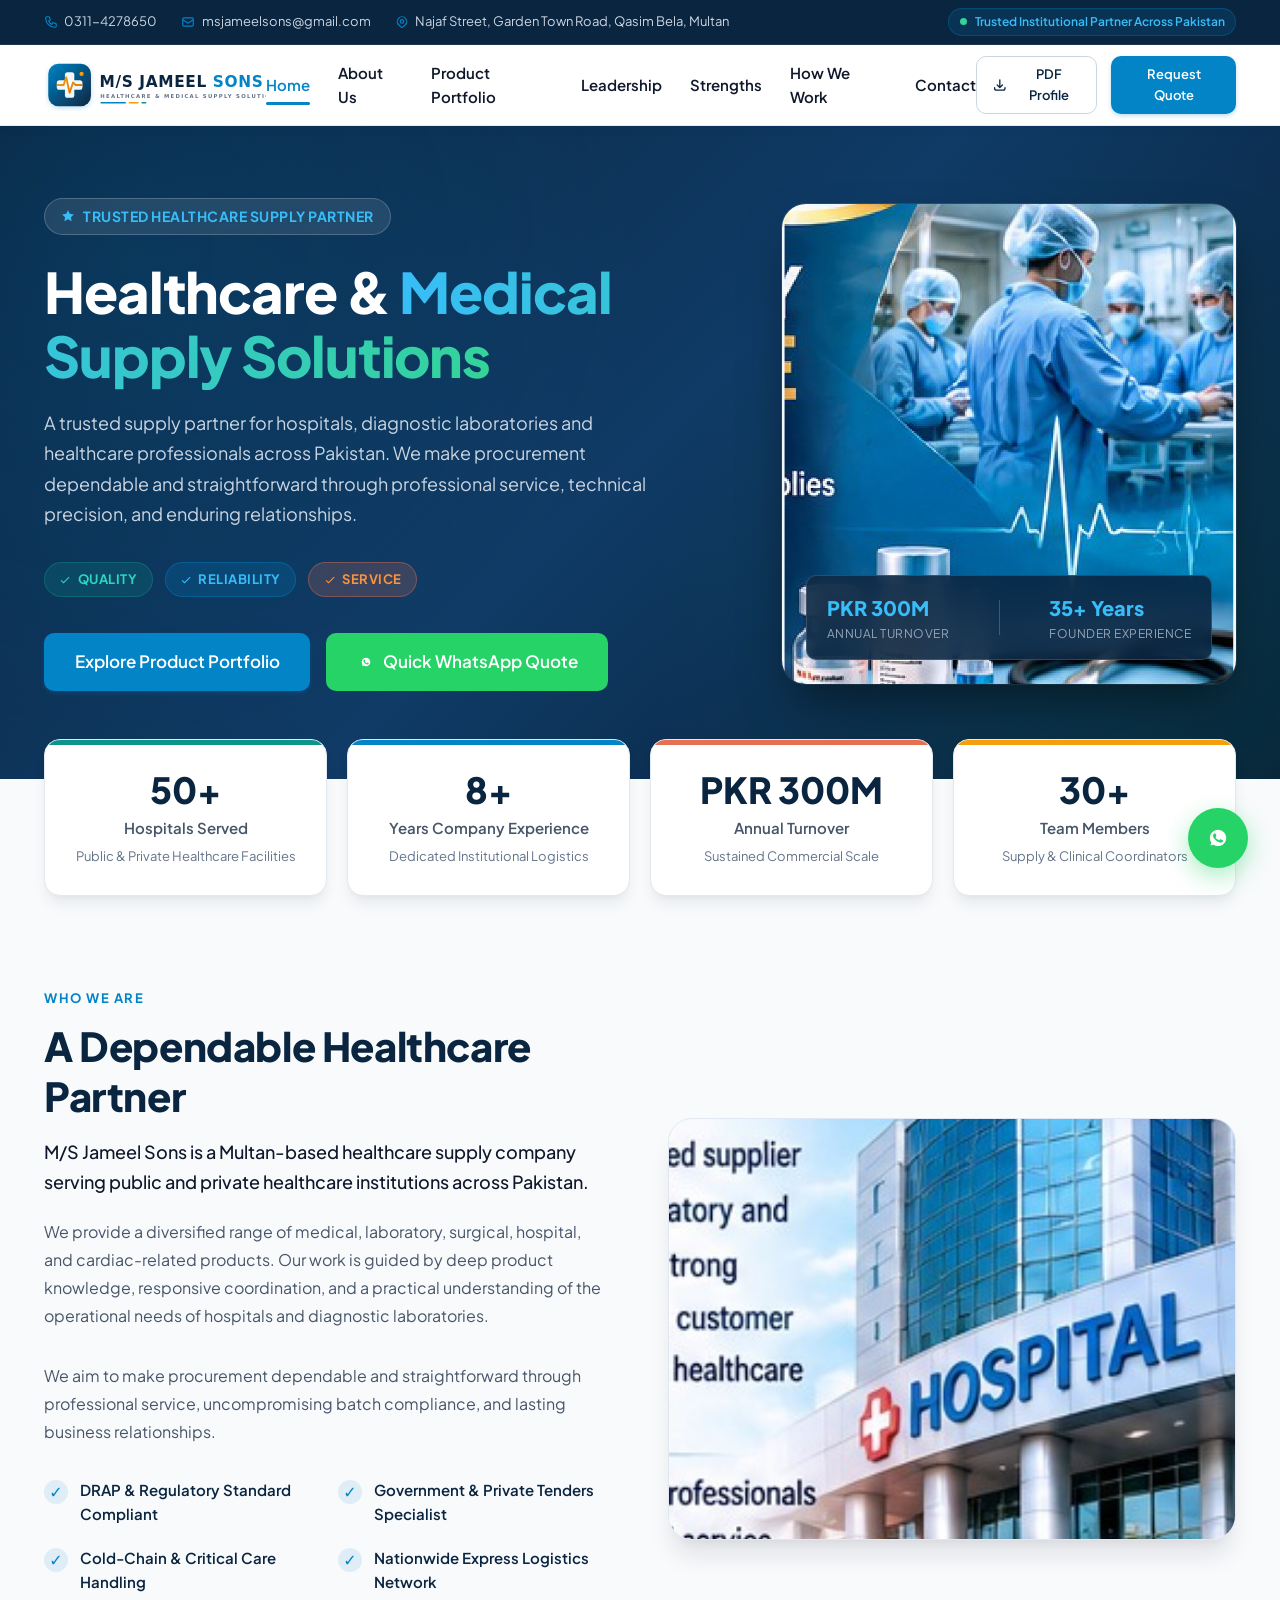
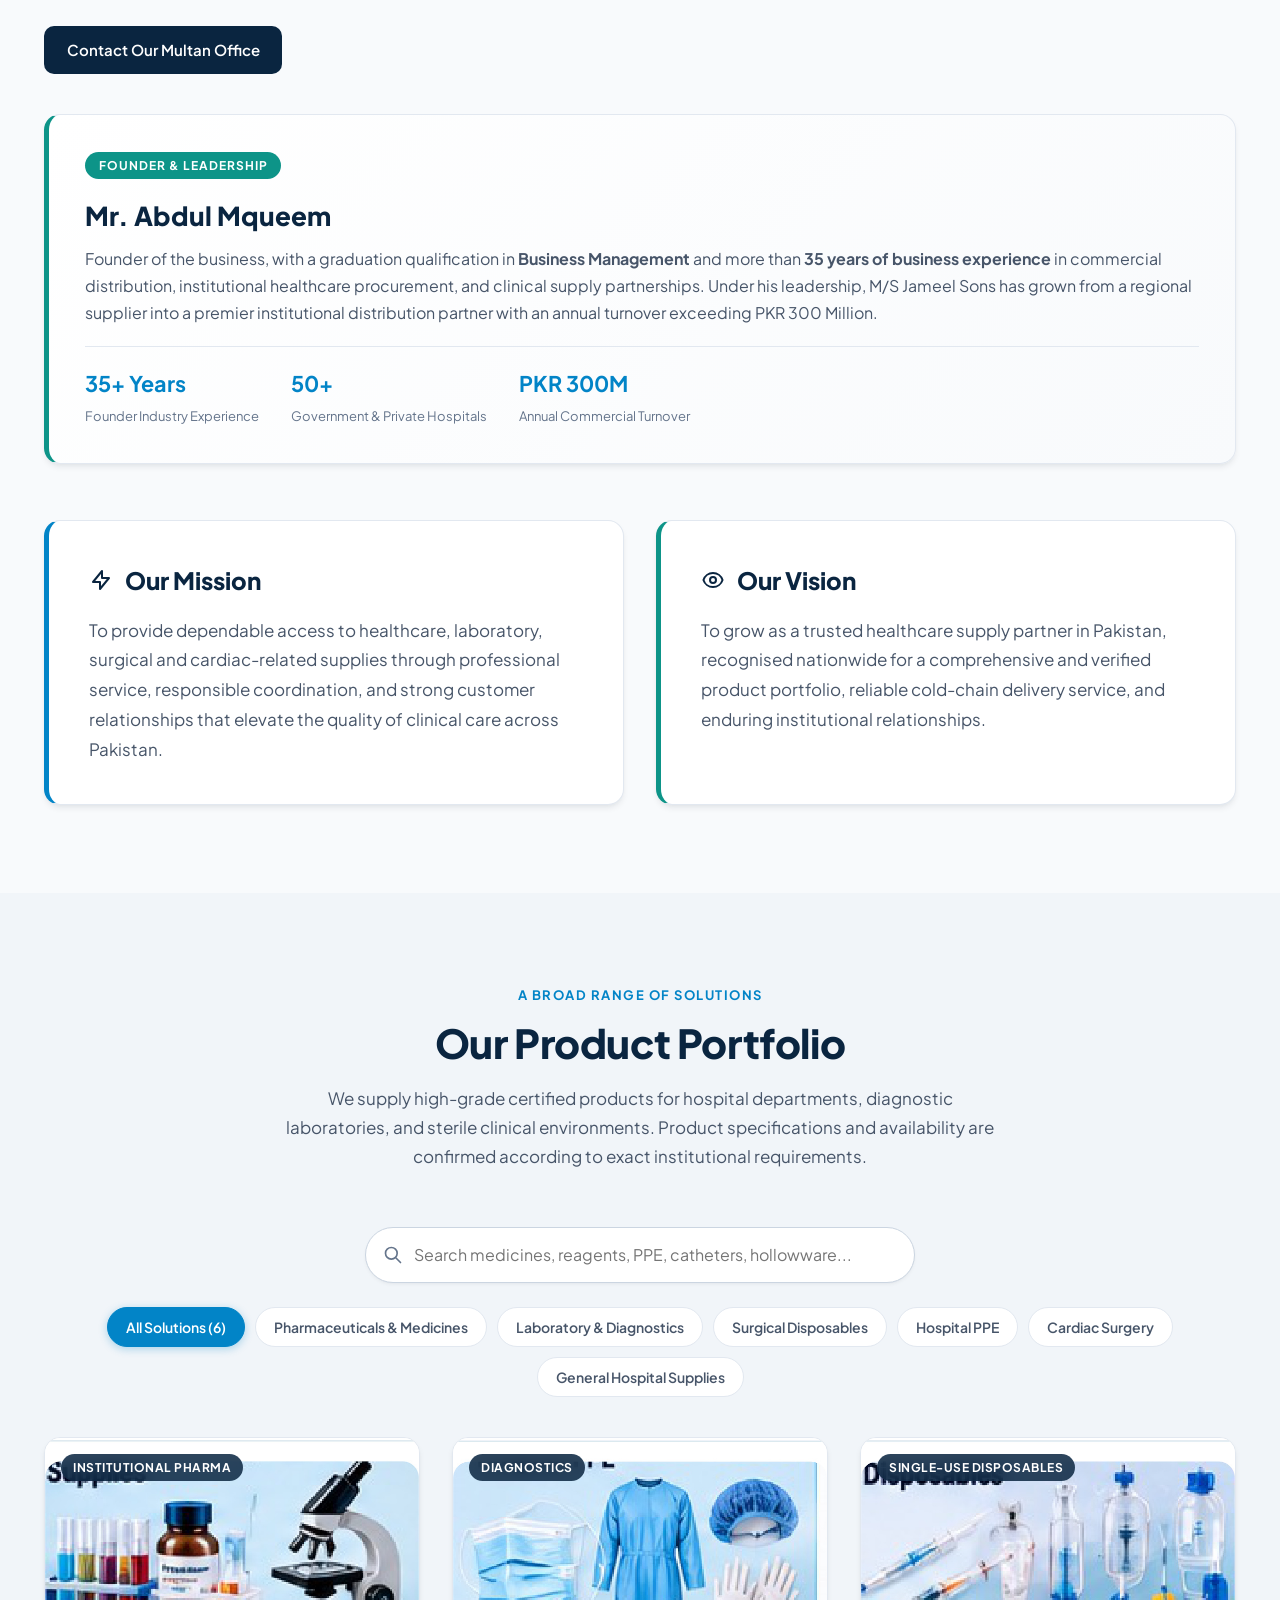
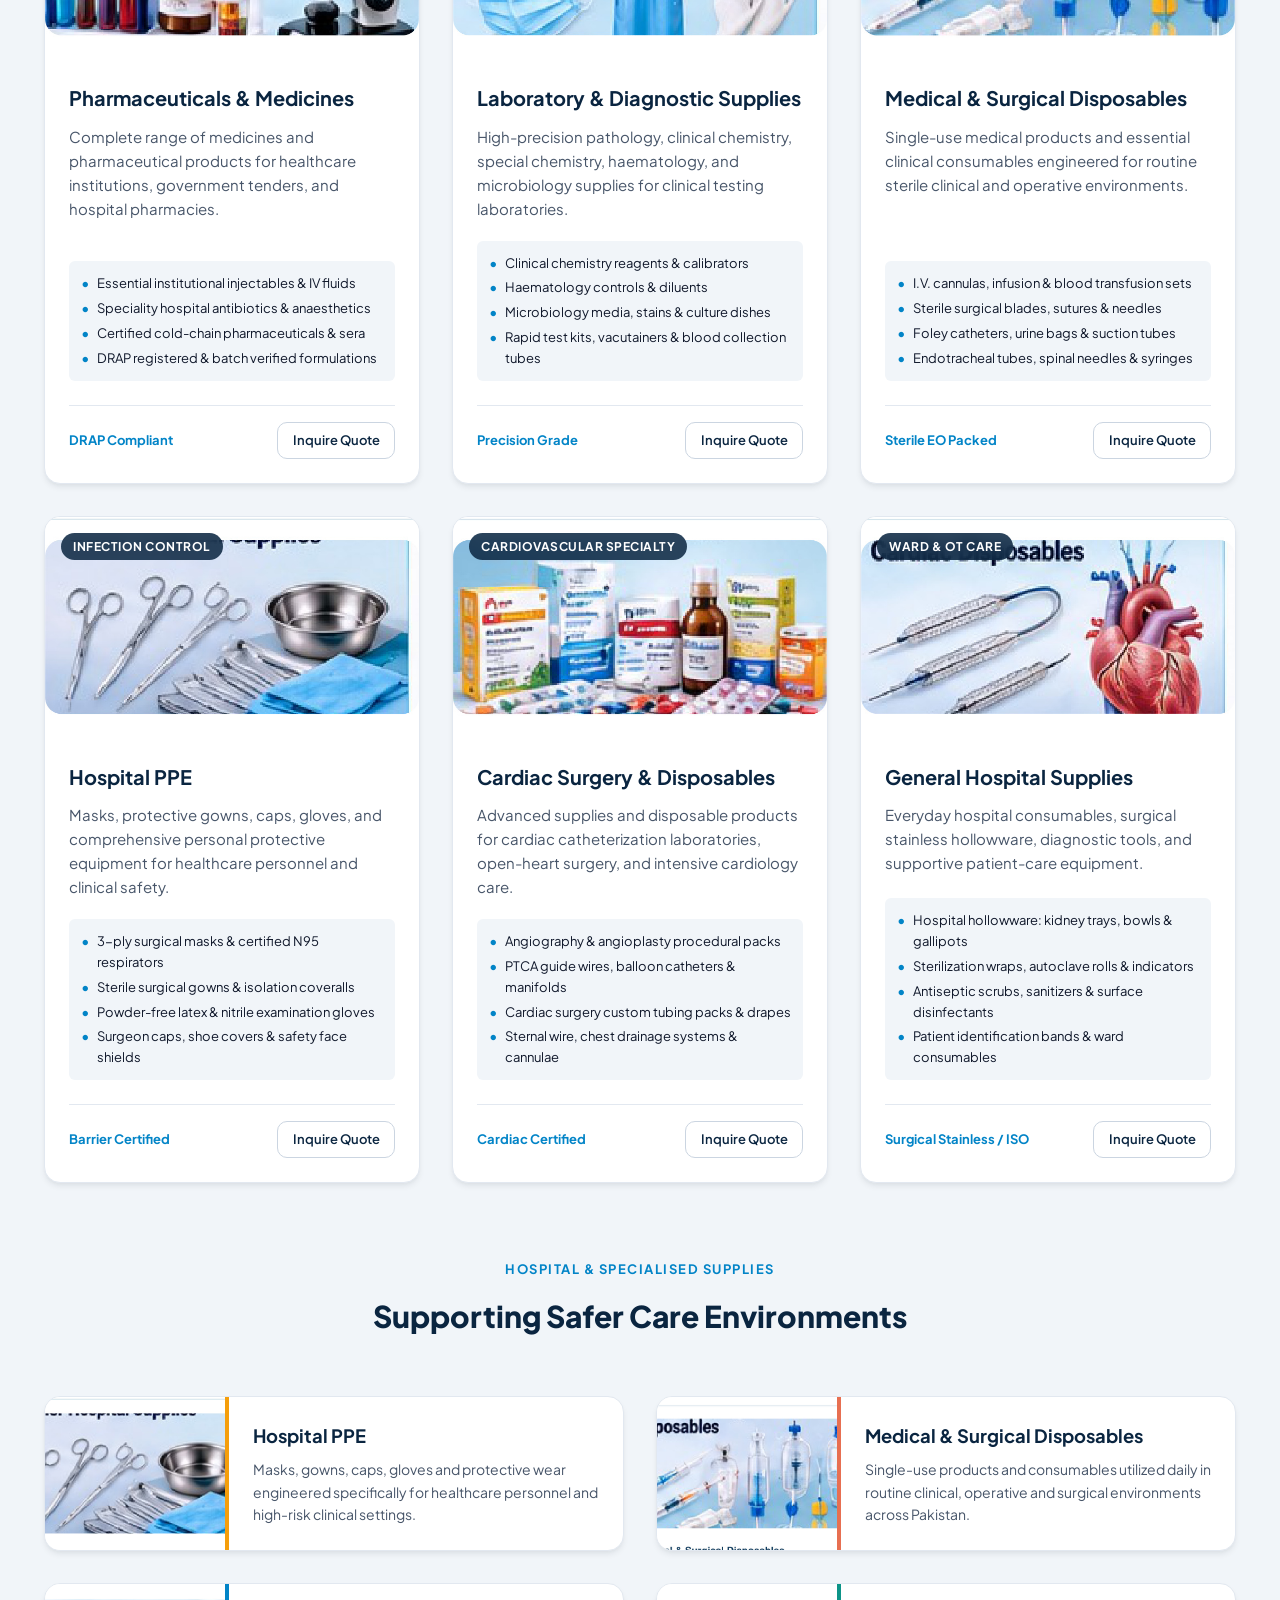
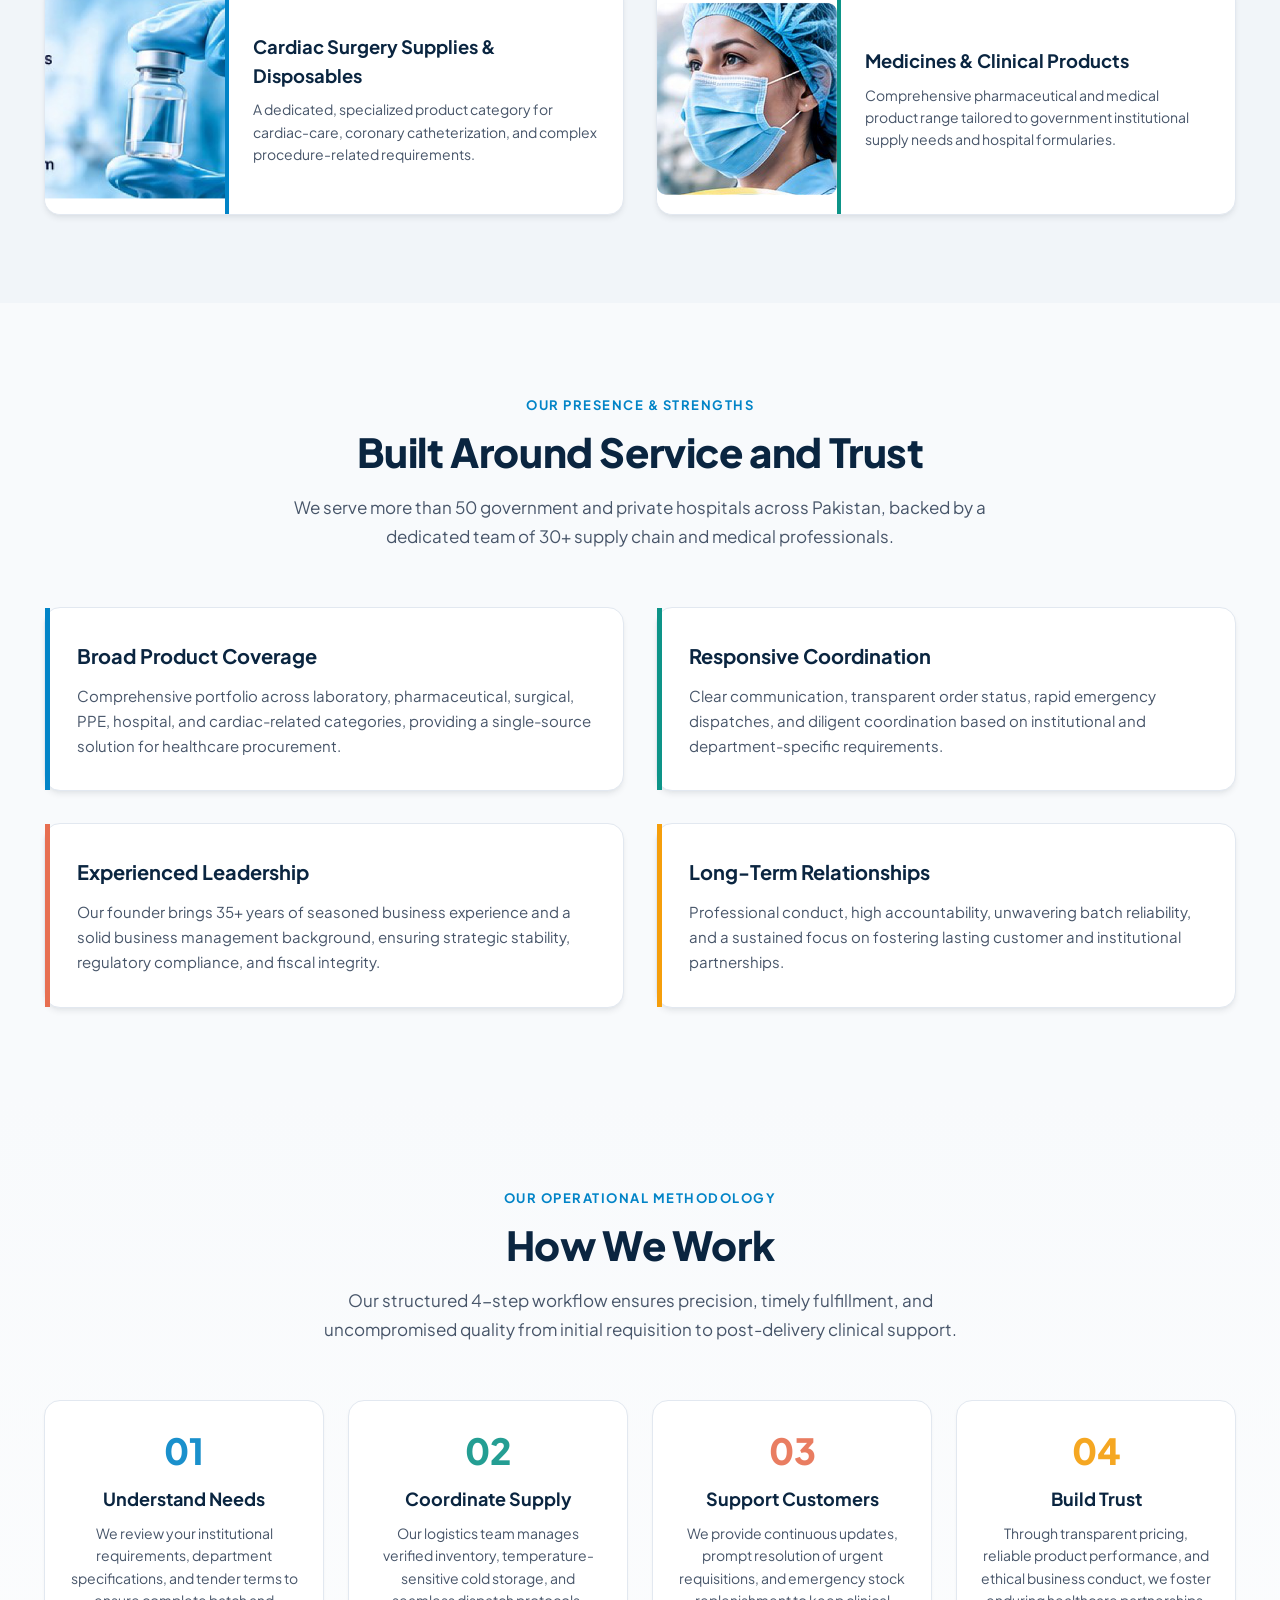
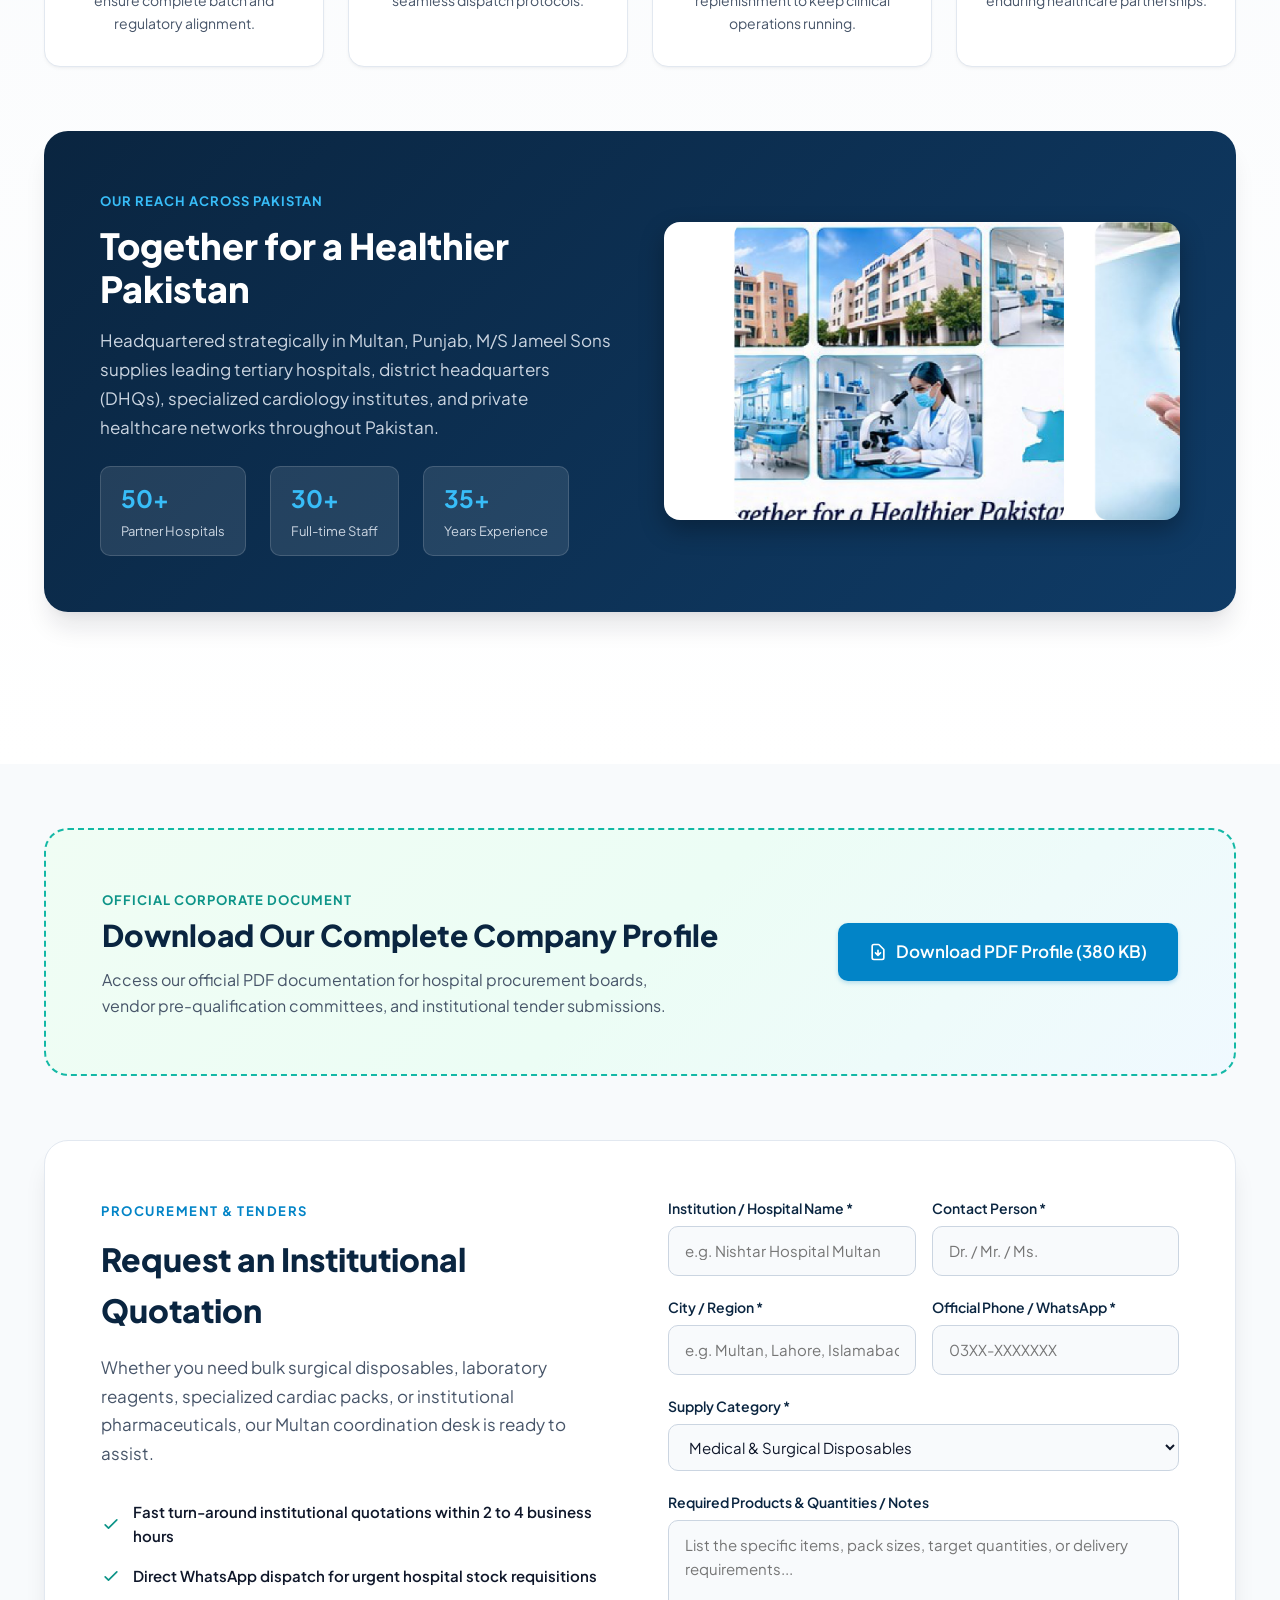
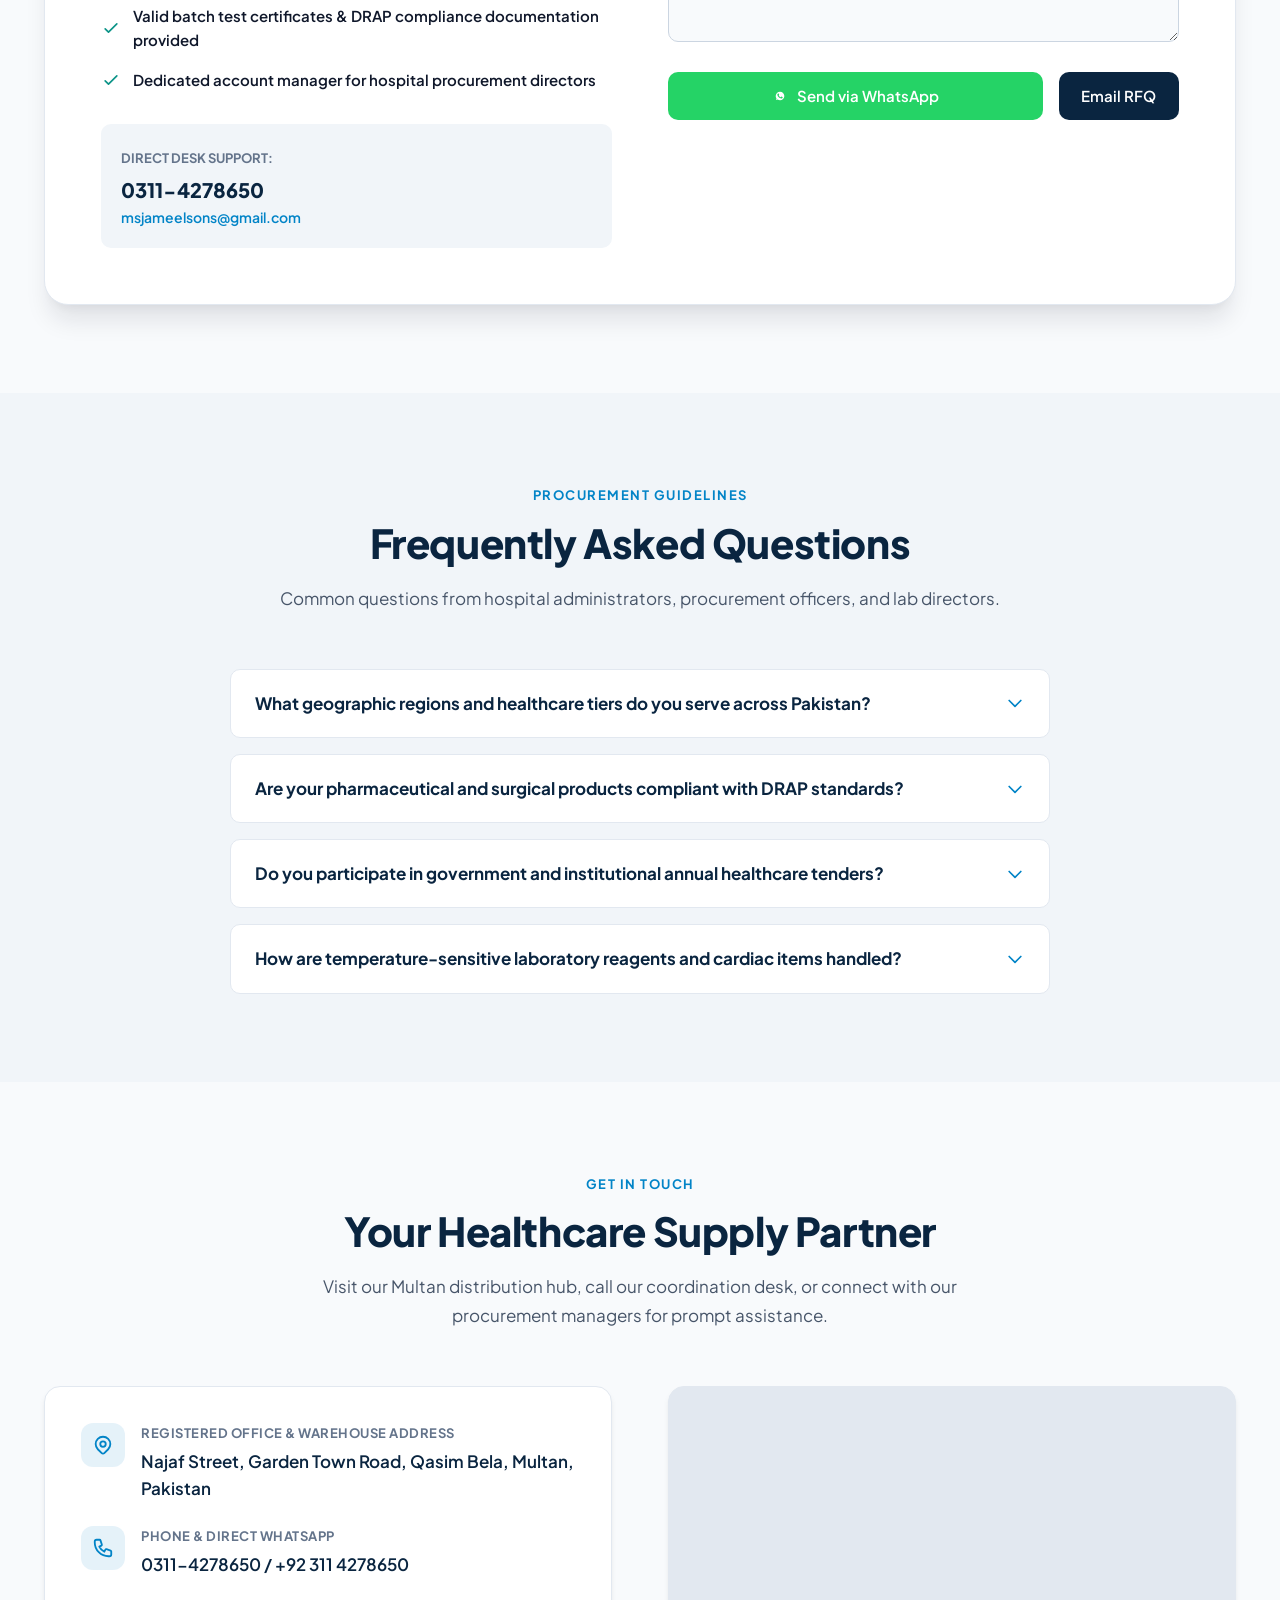
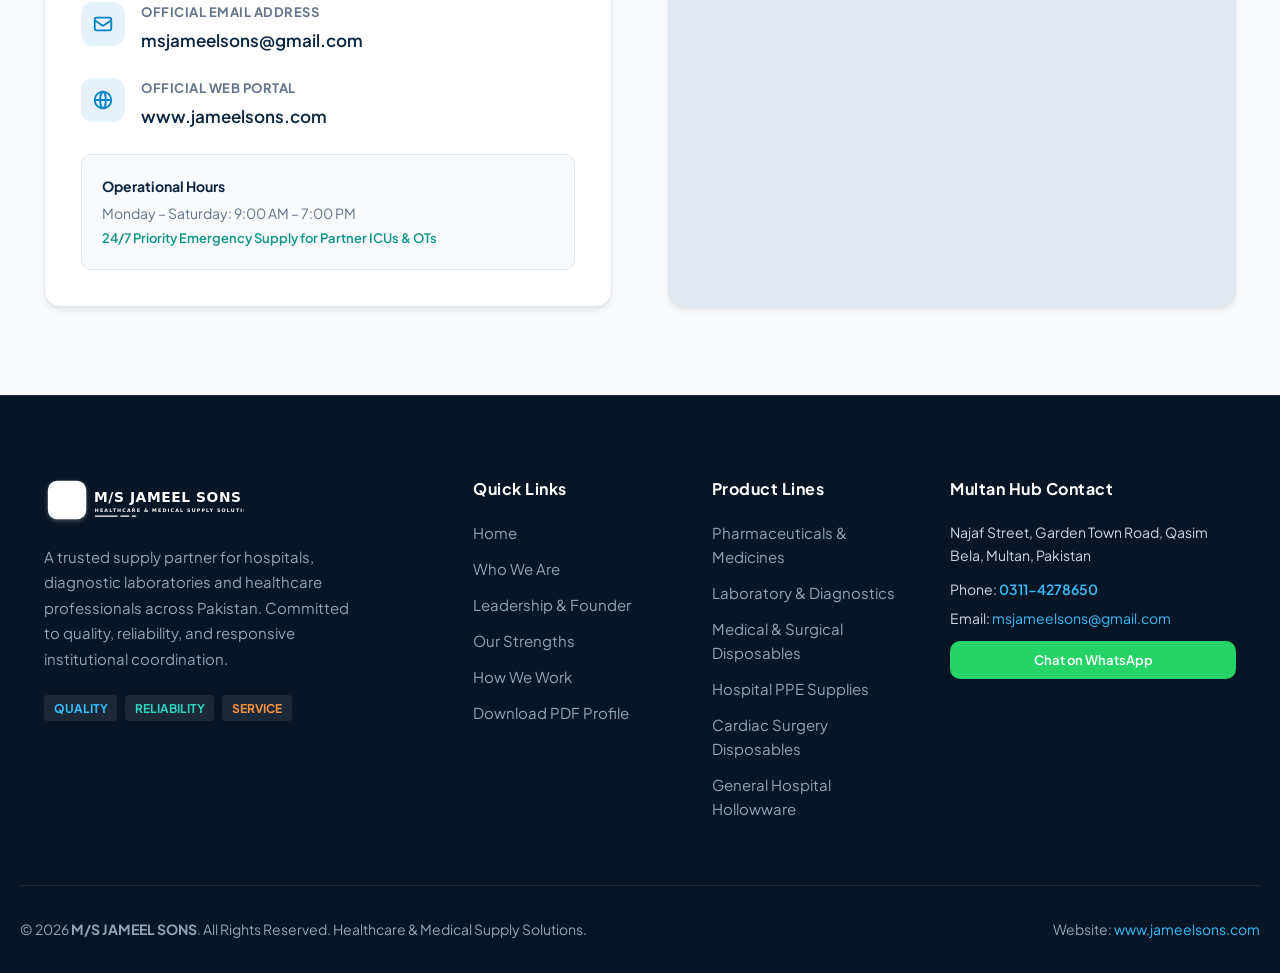
<file: index.html>
<!DOCTYPE html>
<html lang="en">
<head>
  <meta charset="UTF-8">
  <meta name="viewport" content="width=device-width, initial-scale=1.0">
  <title>M/S JAMEEL SONS | Healthcare & Medical Supply Solutions | Pakistan</title>
  <meta name="description" content="A trusted supply partner for hospitals, diagnostic laboratories and healthcare professionals across Pakistan. Supplying Pharmaceuticals, Laboratory, Surgical, PPE, and Cardiac Disposables.">
  <meta name="keywords" content="medical supplies Pakistan, hospital equipment Multan, surgical disposables, cardiac supplies, laboratory reagents, hospital PPE, pharmaceuticals, MS Jameel Sons">
  <meta name="author" content="M/S JAMEEL SONS">

  <!-- Favicon -->
  <link rel="icon" type="image/svg+xml" href="assets/images/favicon.svg">

  <!-- Google Fonts -->
  <link rel="preconnect" href="https://fonts.googleapis.com">
  <link rel="preconnect" href="https://fonts.gstatic.com" crossorigin>
  <link href="https://fonts.googleapis.com/css2?family=Plus+Jakarta+Sans:wght@400;500;600;700;800;900&display=swap" rel="stylesheet">

  <!-- Stylesheet -->
  <link rel="stylesheet" href="assets/css/styles.css">
</head>
<body>

  <!-- Top Announcement & Contact Bar -->
  <aside class="top-bar">
    <div class="container">
      <div class="top-bar-contact">
        <a href="tel:03114278650" class="top-bar-item" title="Call Direct Support">
          <svg fill="none" stroke="currentColor" stroke-width="2" viewBox="0 0 24 24"><path stroke-linecap="round" stroke-linejoin="round" d="M3 5a2 2 0 012-2h3.28a1 1 0 01.948.684l1.498 4.493a1 1 0 01-.502 1.21l-2.257 1.13a11.042 11.042 0 005.516 5.516l1.13-2.257a1 1 0 011.21-.502l4.493 1.498a1 1 0 01.684.949V19a2 2 0 01-2 2h-1C9.716 21 3 14.284 3 6V5z"/></svg>
          <span>0311-4278650</span>
        </a>
        <a href="mailto:msjameelsons@gmail.com" class="top-bar-item" title="Email Institutional Inquiries">
          <svg fill="none" stroke="currentColor" stroke-width="2" viewBox="0 0 24 24"><path stroke-linecap="round" stroke-linejoin="round" d="M3 8l7.89 5.26a2 2 0 002.22 0L21 8M5 19h14a2 2 0 002-2V7a2 2 0 00-2-2H5a2 2 0 00-2 2v10a2 2 0 002 2z"/></svg>
          <span>msjameelsons@gmail.com</span>
        </a>
        <span class="top-bar-item">
          <svg fill="none" stroke="currentColor" stroke-width="2" viewBox="0 0 24 24"><path stroke-linecap="round" stroke-linejoin="round" d="M17.657 16.657L13.414 20.9a1.998 1.998 0 01-2.827 0l-4.244-4.243a8 8 0 1111.314 0z"/><path stroke-linecap="round" stroke-linejoin="round" d="M15 11a3 3 0 11-6 0 3 3 0 016 0z"/></svg>
          <span>Najaf Street, Garden Town Road, Qasim Bela, Multan</span>
        </span>
      </div>
      <div class="top-bar-badge">
        <span class="pulse-dot"></span>
        <span>Trusted Institutional Partner Across Pakistan</span>
      </div>
    </div>
  </aside>

  <!-- Sticky Main Header -->
  <header class="site-header">
    <div class="container header-inner">
      <a href="index.html" class="brand-logo" aria-label="M/S Jameel Sons Homepage">
        <img src="assets/images/logo.svg" alt="M/S JAMEEL SONS Logo" width="220" height="52">
      </a>

      <!-- Navigation Links -->
      <nav class="nav-menu" id="navMenu">
        <a href="#home" class="nav-link active">Home</a>
        <a href="#about" class="nav-link">About Us</a>
        <a href="#catalog" class="nav-link">Product Portfolio</a>
        <a href="#leadership" class="nav-link">Leadership</a>
        <a href="#strengths" class="nav-link">Strengths</a>
        <a href="#workflow" class="nav-link">How We Work</a>
        <a href="#contact" class="nav-link">Contact</a>
      </nav>

      <!-- Action Buttons -->
      <div class="header-actions">
        <a href="assets/docs/MS-Jameel-Sons-Company-Profile.pdf" download class="btn btn-outline btn-sm" title="Download Official Company Profile PDF">
          <svg width="16" height="16" fill="none" stroke="currentColor" stroke-width="2" viewBox="0 0 24 24"><path stroke-linecap="round" stroke-linejoin="round" d="M4 16v1a3 3 0 003 3h10a3 3 0 003-3v-1m-4-4l-4 4m0 0l-4-4m4 4V4"/></svg>
          <span>PDF Profile</span>
        </a>
        <button class="btn btn-primary btn-sm btn-quote open-rfq-modal" data-category="General Inquiry">
          <span>Request Quote</span>
        </button>
        <button class="mobile-nav-toggle" id="mobileNavToggle" aria-label="Toggle navigation menu" aria-expanded="false">
          <svg fill="none" stroke="currentColor" stroke-width="2" viewBox="0 0 24 24"><path stroke-linecap="round" stroke-linejoin="round" d="M4 6h16M4 12h16M4 18h16"/></svg>
        </button>
      </div>
    </div>
  </header>

  <main>
    <!-- Hero Section -->
    <section class="hero-section" id="home">
      <div class="hero-bg-overlay"></div>
      <div class="container hero-grid">
        <div class="hero-content">
          <div class="hero-badge">
            <svg width="14" height="14" fill="currentColor" viewBox="0 0 24 24"><path d="M12 2l3.09 6.26L22 9.27l-5 4.87 1.18 6.88L12 17.77l-6.18 3.25L7 14.14 2 9.27l6.91-1.01L12 2z"/></svg>
            <span>Trusted Healthcare Supply Partner</span>
          </div>
          <h1 class="hero-title">
            Healthcare &amp; <span class="text-gradient">Medical Supply Solutions</span>
          </h1>
          <p class="hero-subtitle">
            A trusted supply partner for hospitals, diagnostic laboratories and healthcare professionals across Pakistan. We make procurement dependable and straightforward through professional service, technical precision, and enduring relationships.
          </p>

          <!-- Core Pillars (From PDF) -->
          <div class="hero-pillars">
            <div class="pillar-chip teal">
              <svg width="12" height="12" fill="currentColor" viewBox="0 0 24 24"><path d="M9 16.17L4.83 12l-1.42 1.41L9 19 21 7l-1.41-1.41z"/></svg>
              <span>Quality</span>
            </div>
            <div class="pillar-chip blue">
              <svg width="12" height="12" fill="currentColor" viewBox="0 0 24 24"><path d="M9 16.17L4.83 12l-1.42 1.41L9 19 21 7l-1.41-1.41z"/></svg>
              <span>Reliability</span>
            </div>
            <div class="pillar-chip coral">
              <svg width="12" height="12" fill="currentColor" viewBox="0 0 24 24"><path d="M9 16.17L4.83 12l-1.42 1.41L9 19 21 7l-1.41-1.41z"/></svg>
              <span>Service</span>
            </div>
          </div>

          <!-- CTAs -->
          <div class="hero-actions">
            <a href="#catalog" class="btn btn-primary btn-lg">Explore Product Portfolio</a>
            <a href="https://wa.me/923114278650?text=Hello%20M/S%20Jameel%20Sons,%20we%20require%20an%20institutional%20quotation%20for%20hospital%20supplies." target="_blank" class="btn btn-whatsapp btn-lg">
              <svg width="18" height="18" fill="currentColor" viewBox="0 0 24 24"><path d="M12.031 6.172c-3.181 0-5.767 2.586-5.768 5.766-.001 1.298.38 2.27 1.019 3.287l-.582 2.128 2.182-.573c.978.58 1.911.928 3.145.929 3.178 0 5.767-2.587 5.768-5.766 0-3.18-2.587-5.771-5.764-5.771zm3.392 8.244c-.144.405-.837.774-1.17.824-.299.045-.677.063-1.092-.069-.252-.08-.575-.187-.988-.365-1.739-.751-2.874-2.502-2.961-2.617-.087-.116-.708-.94-.708-1.793s.448-1.273.607-1.446c.159-.173.346-.217.462-.217l.332.007c.106.005.249-.04.39.299.144.347.491 1.2.534 1.287.043.087.072.188.014.304-.058.116-.087.188-.173.289l-.26.304c-.087.086-.177.18-.076.354.101.174.449.741.964 1.201.662.591 1.221.774 1.394.861.174.086.275.072.376-.044.101-.116.433-.506.549-.68.116-.173.231-.145.39-.087s1.011.477 1.184.564.289.13.332.202c.043.073.043.419-.101.824z"/></svg>
              <span>Quick WhatsApp Quote</span>
            </a>
          </div>
        </div>

        <!-- Hero Graphic Showcase -->
        <div class="hero-visual-card">
          <img src="assets/images/hero-medical.jpg" alt="Healthcare medical professionals and hospital supply logistics" loading="eager">
          <div class="hero-floating-badge">
            <div class="floating-stat-item">
              <span class="floating-stat-val">PKR 300M</span>
              <span class="floating-stat-label">Annual Turnover</span>
            </div>
            <div style="width: 1px; height: 35px; background: rgba(255,255,255,0.2);"></div>
            <div class="floating-stat-item">
              <span class="floating-stat-val">35+ Years</span>
              <span class="floating-stat-label">Founder Experience</span>
            </div>
          </div>
        </div>
      </div>
    </section>

    <!-- Key Metrics Strip (From PDF Page 1 & 2) -->
    <section class="stats-strip">
      <div class="container">
        <div class="stats-grid">
          <!-- Stat 1 -->
          <div class="stat-card accent-teal">
            <div class="stat-number"><span class="counter-val" data-target="50" data-suffix="+">50+</span></div>
            <div class="stat-title">Hospitals Served</div>
            <p style="font-size: 0.8125rem; color: #64748B; margin-top: 0.35rem;">Public &amp; Private Healthcare Facilities</p>
          </div>
          <!-- Stat 2 -->
          <div class="stat-card accent-blue">
            <div class="stat-number"><span class="counter-val" data-target="8" data-suffix="+">8+</span></div>
            <div class="stat-title">Years Company Experience</div>
            <p style="font-size: 0.8125rem; color: #64748B; margin-top: 0.35rem;">Dedicated Institutional Logistics</p>
          </div>
          <!-- Stat 3 -->
          <div class="stat-card accent-coral">
            <div class="stat-number">PKR <span class="counter-val" data-target="300" data-suffix="M">300M</span></div>
            <div class="stat-title">Annual Turnover</div>
            <p style="font-size: 0.8125rem; color: #64748B; margin-top: 0.35rem;">Sustained Commercial Scale</p>
          </div>
          <!-- Stat 4 -->
          <div class="stat-card accent-gold">
            <div class="stat-number"><span class="counter-val" data-target="30" data-suffix="+">30+</span></div>
            <div class="stat-title">Team Members</div>
            <p style="font-size: 0.8125rem; color: #64748B; margin-top: 0.35rem;">Supply &amp; Clinical Coordinators</p>
          </div>
        </div>
      </div>
    </section>

    <!-- About Us & Overview (PDF Page 2) -->
    <section class="section" id="about">
      <div class="container">
        <div class="about-grid">
          <div class="about-content">
            <span class="section-tag">WHO WE ARE</span>
            <h2 class="section-title">A Dependable Healthcare Partner</h2>
            <p class="about-lead">
              M/S Jameel Sons is a Multan-based healthcare supply company serving public and private healthcare institutions across Pakistan.
            </p>
            <p class="about-text">
              We provide a diversified range of medical, laboratory, surgical, hospital, and cardiac-related products. Our work is guided by deep product knowledge, responsive coordination, and a practical understanding of the operational needs of hospitals and diagnostic laboratories.
            </p>
            <p class="about-text">
              We aim to make procurement dependable and straightforward through professional service, uncompromising batch compliance, and lasting business relationships.
            </p>

            <div class="about-features">
              <div class="about-feature-item">
                <div class="feature-icon-bullet">✓</div>
                <span>DRAP &amp; Regulatory Standard Compliant</span>
              </div>
              <div class="about-feature-item">
                <div class="feature-icon-bullet">✓</div>
                <span>Government &amp; Private Tenders Specialist</span>
              </div>
              <div class="about-feature-item">
                <div class="feature-icon-bullet">✓</div>
                <span>Cold-Chain &amp; Critical Care Handling</span>
              </div>
              <div class="about-feature-item">
                <div class="feature-icon-bullet">✓</div>
                <span>Nationwide Express Logistics Network</span>
              </div>
            </div>

            <a href="#contact" class="btn btn-secondary">Contact Our Multan Office</a>
          </div>

          <div class="about-visual-wrap">
            <div class="about-img-main">
              <img src="assets/images/hospital-facility.jpg" alt="Modern healthcare hospital facility served by M/S Jameel Sons" loading="lazy">
            </div>
          </div>
        </div>

        <!-- Founder Leadership Card (From PDF Page 2) -->
        <div class="founder-card" id="leadership">
          <span class="founder-pill">FOUNDER &amp; LEADERSHIP</span>
          <h3 class="founder-name">Mr. Abdul Mqueem</h3>
          <p class="founder-bio">
            Founder of the business, with a graduation qualification in <strong>Business Management</strong> and more than <strong>35 years of business experience</strong> in commercial distribution, institutional healthcare procurement, and clinical supply partnerships. Under his leadership, M/S Jameel Sons has grown from a regional supplier into a premier institutional distribution partner with an annual turnover exceeding PKR 300 Million.
          </p>
          <div class="founder-stats-row">
            <div class="founder-stat-mini">
              <b>35+ Years</b>
              <span>Founder Industry Experience</span>
            </div>
            <div class="founder-stat-mini">
              <b>50+</b>
              <span>Government &amp; Private Hospitals</span>
            </div>
            <div class="founder-stat-mini">
              <b>PKR 300M</b>
              <span>Annual Commercial Turnover</span>
            </div>
          </div>
        </div>

        <!-- Mission & Vision Cards (From PDF Page 6) -->
        <div class="mission-vision-grid">
          <div class="mv-card mission">
            <h3 class="mv-title">
              <svg width="24" height="24" fill="none" stroke="currentColor" stroke-width="2" viewBox="0 0 24 24"><path stroke-linecap="round" stroke-linejoin="round" d="M13 10V3L4 14h7v7l9-11h-7z"/></svg>
              <span>Our Mission</span>
            </h3>
            <p class="mv-desc">
              To provide dependable access to healthcare, laboratory, surgical and cardiac-related supplies through professional service, responsible coordination, and strong customer relationships that elevate the quality of clinical care across Pakistan.
            </p>
          </div>

          <div class="mv-card vision">
            <h3 class="mv-title">
              <svg width="24" height="24" fill="none" stroke="currentColor" stroke-width="2" viewBox="0 0 24 24"><path stroke-linecap="round" stroke-linejoin="round" d="M15 12a3 3 0 11-6 0 3 3 0 016 0z"/><path stroke-linecap="round" stroke-linejoin="round" d="M2.458 12C3.732 7.943 7.523 5 12 5c4.478 0 8.268 2.943 9.542 7-1.274 4.057-5.064 7-9.542 7-4.477 0-8.268-2.943-9.542-7z"/></svg>
              <span>Our Vision</span>
            </h3>
            <p class="mv-desc">
              To grow as a trusted healthcare supply partner in Pakistan, recognised nationwide for a comprehensive and verified product portfolio, reliable cold-chain delivery service, and enduring institutional relationships.
            </p>
          </div>
        </div>
      </div>
    </section>

    <!-- Comprehensive Product Portfolio (PDF Page 3 & 4) -->
    <section class="section section-bg-alt" id="catalog">
      <div class="container">
        <div class="section-header">
          <span class="section-tag">A BROAD RANGE OF SOLUTIONS</span>
          <h2 class="section-title">Our Product Portfolio</h2>
          <p class="section-desc">
            We supply high-grade certified products for hospital departments, diagnostic laboratories, and sterile clinical environments. Product specifications and availability are confirmed according to exact institutional requirements.
          </p>
        </div>

        <!-- Catalog Controls: Search & Tabs -->
        <div class="catalog-controls">
          <div class="catalog-search-wrap">
            <svg class="search-icon-svg" fill="none" stroke="currentColor" stroke-width="2" viewBox="0 0 24 24"><path stroke-linecap="round" stroke-linejoin="round" d="M21 21l-6-6m2-5a7 7 0 11-14 0 7 7 0 0114 0z"/></svg>
            <input type="text" id="catalogSearch" class="catalog-search-input" placeholder="Search medicines, reagents, PPE, catheters, hollowware..." aria-label="Search product catalog">
          </div>

          <div class="filter-tabs">
            <button class="filter-btn active" data-filter="all">All Solutions (6)</button>
            <button class="filter-btn" data-filter="pharma">Pharmaceuticals &amp; Medicines</button>
            <button class="filter-btn" data-filter="lab">Laboratory &amp; Diagnostics</button>
            <button class="filter-btn" data-filter="disposables">Surgical Disposables</button>
            <button class="filter-btn" data-filter="ppe">Hospital PPE</button>
            <button class="filter-btn" data-filter="cardiac">Cardiac Surgery</button>
            <button class="filter-btn" data-filter="general">General Hospital Supplies</button>
          </div>
        </div>

        <!-- Products Grid (Directly mirroring PDF Page 3) -->
        <div class="products-grid" id="productsGrid">
          
          <!-- Category 1: Pharmaceuticals & Medicines -->
          <article class="product-card" data-category="pharma">
            <div class="product-img-box">
              <span class="product-tag-badge">Institutional Pharma</span>
              <img src="assets/images/pharmaceuticals.jpg" alt="Pharmaceuticals and institutional medicines supply" loading="lazy">
            </div>
            <div class="product-content">
              <h3 class="product-title">Pharmaceuticals &amp; Medicines</h3>
              <p class="product-desc">
                Complete range of medicines and pharmaceutical products for healthcare institutions, government tenders, and hospital pharmacies.
              </p>
              <ul class="product-item-bullets">
                <li>Essential institutional injectables &amp; IV fluids</li>
                <li>Speciality hospital antibiotics &amp; anaesthetics</li>
                <li>Certified cold-chain pharmaceuticals &amp; sera</li>
                <li>DRAP registered &amp; batch verified formulations</li>
              </ul>
              <div class="product-footer">
                <span style="font-size: 0.8125rem; font-weight: 700; color: #0284C7;">DRAP Compliant</span>
                <button class="btn btn-outline btn-sm open-rfq-modal" data-product="Pharmaceuticals &amp; Medicines" data-category="pharma">Inquire Quote</button>
              </div>
            </div>
          </article>

          <!-- Category 2: Laboratory & Diagnostic Supplies -->
          <article class="product-card" data-category="lab">
            <div class="product-img-box">
              <span class="product-tag-badge">Diagnostics</span>
              <img src="assets/images/lab-diagnostics.jpg" alt="Laboratory and diagnostic reagents and supplies" loading="lazy">
            </div>
            <div class="product-content">
              <h3 class="product-title">Laboratory &amp; Diagnostic Supplies</h3>
              <p class="product-desc">
                High-precision pathology, clinical chemistry, special chemistry, haematology, and microbiology supplies for clinical testing laboratories.
              </p>
              <ul class="product-item-bullets">
                <li>Clinical chemistry reagents &amp; calibrators</li>
                <li>Haematology controls &amp; diluents</li>
                <li>Microbiology media, stains &amp; culture dishes</li>
                <li>Rapid test kits, vacutainers &amp; blood collection tubes</li>
              </ul>
              <div class="product-footer">
                <span style="font-size: 0.8125rem; font-weight: 700; color: #0284C7;">Precision Grade</span>
                <button class="btn btn-outline btn-sm open-rfq-modal" data-product="Laboratory &amp; Diagnostic Supplies" data-category="lab">Inquire Quote</button>
              </div>
            </div>
          </article>

          <!-- Category 3: Medical & Surgical Disposables -->
          <article class="product-card" data-category="disposables">
            <div class="product-img-box">
              <span class="product-tag-badge">Single-Use Disposables</span>
              <img src="assets/images/surgical-disposables.jpg" alt="Medical and surgical single-use disposables" loading="lazy">
            </div>
            <div class="product-content">
              <h3 class="product-title">Medical &amp; Surgical Disposables</h3>
              <p class="product-desc">
                Single-use medical products and essential clinical consumables engineered for routine sterile clinical and operative environments.
              </p>
              <ul class="product-item-bullets">
                <li>I.V. cannulas, infusion &amp; blood transfusion sets</li>
                <li>Sterile surgical blades, sutures &amp; needles</li>
                <li>Foley catheters, urine bags &amp; suction tubes</li>
                <li>Endotracheal tubes, spinal needles &amp; syringes</li>
              </ul>
              <div class="product-footer">
                <span style="font-size: 0.8125rem; font-weight: 700; color: #0284C7;">Sterile EO Packed</span>
                <button class="btn btn-outline btn-sm open-rfq-modal" data-product="Medical &amp; Surgical Disposables" data-category="disposables">Inquire Quote</button>
              </div>
            </div>
          </article>

          <!-- Category 4: Hospital PPE -->
          <article class="product-card" data-category="ppe">
            <div class="product-img-box">
              <span class="product-tag-badge">Infection Control</span>
              <img src="assets/images/hospital-ppe.jpg" alt="Hospital personal protective equipment PPE" loading="lazy">
            </div>
            <div class="product-content">
              <h3 class="product-title">Hospital PPE</h3>
              <p class="product-desc">
                Masks, protective gowns, caps, gloves, and comprehensive personal protective equipment for healthcare personnel and clinical safety.
              </p>
              <ul class="product-item-bullets">
                <li>3-ply surgical masks &amp; certified N95 respirators</li>
                <li>Sterile surgical gowns &amp; isolation coveralls</li>
                <li>Powder-free latex &amp; nitrile examination gloves</li>
                <li>Surgeon caps, shoe covers &amp; safety face shields</li>
              </ul>
              <div class="product-footer">
                <span style="font-size: 0.8125rem; font-weight: 700; color: #0284C7;">Barrier Certified</span>
                <button class="btn btn-outline btn-sm open-rfq-modal" data-product="Hospital PPE" data-category="ppe">Inquire Quote</button>
              </div>
            </div>
          </article>

          <!-- Category 5: Cardiac Surgery & Disposables -->
          <article class="product-card" data-category="cardiac">
            <div class="product-img-box">
              <span class="product-tag-badge">Cardiovascular Specialty</span>
              <img src="assets/images/cardiac-surgery.jpg" alt="Cardiac surgery and catheterization disposables" loading="lazy">
            </div>
            <div class="product-content">
              <h3 class="product-title">Cardiac Surgery &amp; Disposables</h3>
              <p class="product-desc">
                Advanced supplies and disposable products for cardiac catheterization laboratories, open-heart surgery, and intensive cardiology care.
              </p>
              <ul class="product-item-bullets">
                <li>Angiography &amp; angioplasty procedural packs</li>
                <li>PTCA guide wires, balloon catheters &amp; manifolds</li>
                <li>Cardiac surgery custom tubing packs &amp; drapes</li>
                <li>Sternal wire, chest drainage systems &amp; cannulae</li>
              </ul>
              <div class="product-footer">
                <span style="font-size: 0.8125rem; font-weight: 700; color: #0284C7;">Cardiac Certified</span>
                <button class="btn btn-outline btn-sm open-rfq-modal" data-product="Cardiac Surgery &amp; Disposables" data-category="cardiac">Inquire Quote</button>
              </div>
            </div>
          </article>

          <!-- Category 6: General Hospital Supplies -->
          <article class="product-card" data-category="general">
            <div class="product-img-box">
              <span class="product-tag-badge">Ward &amp; OT Care</span>
              <img src="assets/images/general-supplies.jpg" alt="General hospital supplies and stainless surgical instruments" loading="lazy">
            </div>
            <div class="product-content">
              <h3 class="product-title">General Hospital Supplies</h3>
              <p class="product-desc">
                Everyday hospital consumables, surgical stainless hollowware, diagnostic tools, and supportive patient-care equipment.
              </p>
              <ul class="product-item-bullets">
                <li>Hospital hollowware: kidney trays, bowls &amp; gallipots</li>
                <li>Sterilization wraps, autoclave rolls &amp; indicators</li>
                <li>Antiseptic scrubs, sanitizers &amp; surface disinfectants</li>
                <li>Patient identification bands &amp; ward consumables</li>
              </ul>
              <div class="product-footer">
                <span style="font-size: 0.8125rem; font-weight: 700; color: #0284C7;">Surgical Stainless / ISO</span>
                <button class="btn btn-outline btn-sm open-rfq-modal" data-product="General Hospital Supplies" data-category="general">Inquire Quote</button>
              </div>
            </div>
          </article>

        </div>

        <div id="catalogEmpty" style="display: none; text-align: center; padding: 3rem 1rem; color: #64748B;">
          <p style="font-size: 1.125rem; font-weight: 600;">No products found matching your search.</p>
          <p style="font-size: 0.875rem;">Contact our Multan coordination desk directly at 0311-4278650 for custom orders.</p>
        </div>

        <!-- Specialised Categories In-Depth (PDF Page 4) -->
        <div style="margin-top: 4.5rem;">
          <div class="section-header" style="margin-bottom: 2rem;">
            <span class="section-tag">HOSPITAL &amp; SPECIALISED SUPPLIES</span>
            <h3 style="font-size: 1.875rem; font-weight: 800; color: #0A2540;">Supporting Safer Care Environments</h3>
          </div>

          <div class="specialised-grid">
            <div class="spec-card">
              <img src="assets/images/hospital-ppe.jpg" alt="Hospital PPE" class="spec-img">
              <div class="spec-body accent-gold">
                <h4>Hospital PPE</h4>
                <p>Masks, gowns, caps, gloves and protective wear engineered specifically for healthcare personnel and high-risk clinical settings.</p>
              </div>
            </div>

            <div class="spec-card">
              <img src="assets/images/surgical-disposables.jpg" alt="Medical & Surgical Disposables" class="spec-img">
              <div class="spec-body accent-coral">
                <h4>Medical &amp; Surgical Disposables</h4>
                <p>Single-use products and consumables utilized daily in routine clinical, operative and surgical environments across Pakistan.</p>
              </div>
            </div>

            <div class="spec-card">
              <img src="assets/images/cardiac-care.jpg" alt="Cardiac surgery supplies & disposables" class="spec-img">
              <div class="spec-body accent-blue">
                <h4>Cardiac Surgery Supplies &amp; Disposables</h4>
                <p>A dedicated, specialized product category for cardiac-care, coronary catheterization, and complex procedure-related requirements.</p>
              </div>
            </div>

            <div class="spec-card">
              <img src="assets/images/doctor-specialist.jpg" alt="Medicines & clinical products" class="spec-img">
              <div class="spec-body accent-teal">
                <h4>Medicines &amp; Clinical Products</h4>
                <p>Comprehensive pharmaceutical and medical product range tailored to government institutional supply needs and hospital formularies.</p>
              </div>
            </div>
          </div>
        </div>
      </div>
    </section>

    <!-- Strengths & Workflow (PDF Page 5) -->
    <section class="section" id="strengths">
      <div class="container">
        <div class="section-header">
          <span class="section-tag">OUR PRESENCE &amp; STRENGTHS</span>
          <h2 class="section-title">Built Around Service and Trust</h2>
          <p class="section-desc">
            We serve more than 50 government and private hospitals across Pakistan, backed by a dedicated team of 30+ supply chain and medical professionals.
          </p>
        </div>

        <div class="strengths-grid">
          <div class="strength-card border-blue">
            <h4>Broad Product Coverage</h4>
            <p>Comprehensive portfolio across laboratory, pharmaceutical, surgical, PPE, hospital, and cardiac-related categories, providing a single-source solution for healthcare procurement.</p>
          </div>

          <div class="strength-card border-teal">
            <h4>Responsive Coordination</h4>
            <p>Clear communication, transparent order status, rapid emergency dispatches, and diligent coordination based on institutional and department-specific requirements.</p>
          </div>

          <div class="strength-card border-coral">
            <h4>Experienced Leadership</h4>
            <p>Our founder brings 35+ years of seasoned business experience and a solid business management background, ensuring strategic stability, regulatory compliance, and fiscal integrity.</p>
          </div>

          <div class="strength-card border-gold">
            <h4>Long-Term Relationships</h4>
            <p>Professional conduct, high accountability, unwavering batch reliability, and a sustained focus on fostering lasting customer and institutional partnerships.</p>
          </div>
        </div>
      </div>
    </section>

    <!-- How We Work / Supply Chain Workflow (PDF Page 5) -->
    <section class="section workflow-section" id="workflow">
      <div class="container">
        <div class="section-header">
          <span class="section-tag">OUR OPERATIONAL METHODOLOGY</span>
          <h2 class="section-title">How We Work</h2>
          <p class="section-desc">
            Our structured 4-step workflow ensures precision, timely fulfillment, and uncompromised quality from initial requisition to post-delivery clinical support.
          </p>
        </div>

        <div class="workflow-grid">
          <div class="workflow-card">
            <div class="step-num">01</div>
            <h4>Understand Needs</h4>
            <p>We review your institutional requirements, department specifications, and tender terms to ensure complete batch and regulatory alignment.</p>
          </div>

          <div class="workflow-card">
            <div class="step-num">02</div>
            <h4>Coordinate Supply</h4>
            <p>Our logistics team manages verified inventory, temperature-sensitive cold storage, and seamless dispatch protocols.</p>
          </div>

          <div class="workflow-card">
            <div class="step-num">03</div>
            <h4>Support Customers</h4>
            <p>We provide continuous updates, prompt resolution of urgent requisitions, and emergency stock replenishment to keep clinical operations running.</p>
          </div>

          <div class="workflow-card">
            <div class="step-num">04</div>
            <h4>Build Trust</h4>
            <p>Through transparent pricing, reliable product performance, and ethical business conduct, we foster enduring healthcare partnerships.</p>
          </div>
        </div>

        <!-- Institutional Reach Banner (From PDF Page 5 & 6) -->
        <div class="reach-banner">
          <div>
            <span style="display:inline-block; font-size:0.8125rem; font-weight:700; color:#38BDF8; letter-spacing:1px; margin-bottom:0.75rem;">OUR REACH ACROSS PAKISTAN</span>
            <h3>Together for a Healthier Pakistan</h3>
            <p>
              Headquartered strategically in Multan, Punjab, M/S Jameel Sons supplies leading tertiary hospitals, district headquarters (DHQs), specialized cardiology institutes, and private healthcare networks throughout Pakistan.
            </p>
            <div class="reach-stats-chips">
              <div class="reach-chip">
                <strong>50+</strong>
                <span>Partner Hospitals</span>
              </div>
              <div class="reach-chip">
                <strong>30+</strong>
                <span>Full-time Staff</span>
              </div>
              <div class="reach-chip">
                <strong>35+</strong>
                <span>Years Experience</span>
              </div>
            </div>
          </div>
          <div class="reach-img-wrap">
            <img src="assets/images/hospital-network.jpg" alt="Healthcare hospitals network across Pakistan" loading="lazy">
          </div>
        </div>
      </div>
    </section>

    <!-- Download Official Profile PDF Section -->
    <section class="container">
      <div class="download-section">
        <div class="download-text">
          <span style="font-size:0.8125rem; font-weight:700; color:#0D9488; letter-spacing:1px; text-transform:uppercase;">OFFICIAL CORPORATE DOCUMENT</span>
          <h3>Download Our Complete Company Profile</h3>
          <p>
            Access our official PDF documentation for hospital procurement boards, vendor pre-qualification committees, and institutional tender submissions.
          </p>
        </div>
        <div>
          <a href="assets/docs/MS-Jameel-Sons-Company-Profile.pdf" download class="btn btn-primary btn-lg" style="white-space: nowrap;">
            <svg width="20" height="20" fill="none" stroke="currentColor" stroke-width="2" viewBox="0 0 24 24"><path stroke-linecap="round" stroke-linejoin="round" d="M12 10v6m0 0l-3-3m3 3l3-3m2 8H7a2 2 0 01-2-2V5a2 2 0 012-2h5.586a1 1 0 01.707.293l5.414 5.414a1 1 0 01.293.707V19a2 2 0 01-2 2z"/></svg>
            <span>Download PDF Profile (380 KB)</span>
          </a>
        </div>
      </div>
    </section>

    <!-- Interactive Institutional RFQ Form Section -->
    <section class="section" style="padding-top: 0;">
      <div class="container">
        <div class="rfq-section">
          <div class="rfq-grid">
            <div class="rfq-info">
              <span class="section-tag">PROCUREMENT &amp; TENDERS</span>
              <h3>Request an Institutional Quotation</h3>
              <p>
                Whether you need bulk surgical disposables, laboratory reagents, specialized cardiac packs, or institutional pharmaceuticals, our Multan coordination desk is ready to assist.
              </p>

              <div class="rfq-perks">
                <div class="perk-item">
                  <svg fill="none" stroke="currentColor" stroke-width="2" viewBox="0 0 24 24"><path stroke-linecap="round" stroke-linejoin="round" d="M5 13l4 4L19 7"/></svg>
                  <span>Fast turn-around institutional quotations within 2 to 4 business hours</span>
                </div>
                <div class="perk-item">
                  <svg fill="none" stroke="currentColor" stroke-width="2" viewBox="0 0 24 24"><path stroke-linecap="round" stroke-linejoin="round" d="M5 13l4 4L19 7"/></svg>
                  <span>Direct WhatsApp dispatch for urgent hospital stock requisitions</span>
                </div>
                <div class="perk-item">
                  <svg fill="none" stroke="currentColor" stroke-width="2" viewBox="0 0 24 24"><path stroke-linecap="round" stroke-linejoin="round" d="M5 13l4 4L19 7"/></svg>
                  <span>Valid batch test certificates &amp; DRAP compliance documentation provided</span>
                </div>
                <div class="perk-item">
                  <svg fill="none" stroke="currentColor" stroke-width="2" viewBox="0 0 24 24"><path stroke-linecap="round" stroke-linejoin="round" d="M5 13l4 4L19 7"/></svg>
                  <span>Dedicated account manager for hospital procurement directors</span>
                </div>
              </div>

              <div style="background: #F1F5F9; padding: 1.25rem; border-radius: var(--border-radius-md);">
                <span style="font-size: 0.8125rem; color: #64748B; font-weight: 700; text-transform: uppercase;">Direct Desk Support:</span>
                <div style="font-size: 1.25rem; font-weight: 800; color: #0A2540; margin-top: 0.25rem;">
                  <a href="tel:03114278650" style="color: inherit;">0311-4278650</a>
                </div>
                <div style="font-size: 0.875rem; color: #0284C7; font-weight: 600;">
                  <a href="mailto:msjameelsons@gmail.com">msjameelsons@gmail.com</a>
                </div>
              </div>
            </div>

            <!-- RFQ Form -->
            <div>
              <form id="rfqFormMain">
                <div class="form-row">
                  <div class="form-group">
                    <label class="form-label">Institution / Hospital Name *</label>
                    <input type="text" name="hospital" class="form-input" placeholder="e.g. Nishtar Hospital Multan" required>
                  </div>
                  <div class="form-group">
                    <label class="form-label">Contact Person *</label>
                    <input type="text" name="name" class="form-input" placeholder="Dr. / Mr. / Ms." required>
                  </div>
                </div>

                <div class="form-row">
                  <div class="form-group">
                    <label class="form-label">City / Region *</label>
                    <input type="text" name="city" class="form-input" placeholder="e.g. Multan, Lahore, Islamabad" required>
                  </div>
                  <div class="form-group">
                    <label class="form-label">Official Phone / WhatsApp *</label>
                    <input type="tel" name="phone" class="form-input" placeholder="03XX-XXXXXXX" required>
                  </div>
                </div>

                <div class="form-group">
                  <label class="form-label">Supply Category *</label>
                  <select name="category" class="form-select" required>
                    <option value="Medical &amp; Surgical Disposables">Medical &amp; Surgical Disposables</option>
                    <option value="Pharmaceuticals &amp; Medicines">Pharmaceuticals &amp; Medicines</option>
                    <option value="Laboratory &amp; Diagnostic Supplies">Laboratory &amp; Diagnostic Supplies</option>
                    <option value="Hospital PPE &amp; Infection Control">Hospital PPE &amp; Infection Control</option>
                    <option value="Cardiac Surgery &amp; Disposables">Cardiac Surgery &amp; Disposables</option>
                    <option value="General Hospital Supplies">General Hospital Supplies</option>
                    <option value="Multiple Categories / Annual Tender">Multiple Categories / Annual Tender</option>
                  </select>
                </div>

                <div class="form-group">
                  <label class="form-label">Required Products &amp; Quantities / Notes</label>
                  <textarea name="message" class="form-textarea" rows="4" placeholder="List the specific items, pack sizes, target quantities, or delivery requirements..."></textarea>
                </div>

                <div class="form-actions">
                  <button type="submit" class="btn btn-whatsapp" style="flex: 1;">
                    <svg width="18" height="18" fill="currentColor" viewBox="0 0 24 24"><path d="M12.031 6.172c-3.181 0-5.767 2.586-5.768 5.766-.001 1.298.38 2.27 1.019 3.287l-.582 2.128 2.182-.573c.978.58 1.911.928 3.145.929 3.178 0 5.767-2.587 5.768-5.766 0-3.18-2.587-5.771-5.764-5.771zm3.392 8.244c-.144.405-.837.774-1.17.824-.299.045-.677.063-1.092-.069-.252-.08-.575-.187-.988-.365-1.739-.751-2.874-2.502-2.961-2.617-.087-.116-.708-.94-.708-1.793s.448-1.273.607-1.446c.159-.173.346-.217.462-.217l.332.007c.106.005.249-.04.39.299.144.347.491 1.2.534 1.287.043.087.072.188.014.304-.058.116-.087.188-.173.289l-.26.304c-.087.086-.177.18-.076.354.101.174.449.741.964 1.201.662.591 1.221.774 1.394.861.174.086.275.072.376-.044.101-.116.433-.506.549-.68.116-.173.231-.145.39-.087s1.011.477 1.184.564.289.13.332.202c.043.073.043.419-.101.824z"/></svg>
                    <span>Send via WhatsApp</span>
                  </button>
                  <button type="button" id="submitEmailRfq" class="btn btn-secondary">
                    <span>Email RFQ</span>
                  </button>
                </div>
              </form>
            </div>
          </div>
        </div>
      </div>
    </section>

    <!-- Frequently Asked Questions -->
    <section class="section section-bg-alt">
      <div class="container">
        <div class="section-header">
          <span class="section-tag">PROCUREMENT GUIDELINES</span>
          <h2 class="section-title">Frequently Asked Questions</h2>
          <p class="section-desc">Common questions from hospital administrators, procurement officers, and lab directors.</p>
        </div>

        <div class="faq-wrap">
          <div class="faq-item">
            <button class="faq-question">
              <span>What geographic regions and healthcare tiers do you serve across Pakistan?</span>
              <svg class="faq-icon" fill="none" stroke="currentColor" stroke-width="2" viewBox="0 0 24 24"><path stroke-linecap="round" stroke-linejoin="round" d="M19 9l-7 7-7-7"/></svg>
            </button>
            <div class="faq-answer">
              M/S Jameel Sons is headquartered in Multan, Punjab, and actively serves over 50 public and private sector hospitals nationwide. Our logistics network covers South Punjab, Lahore, Faisalabad, Rawalpindi/Islamabad, Sindh, and KPK for both routine stock delivery and emergency hospital replenishments.
            </div>
          </div>

          <div class="faq-item">
            <button class="faq-question">
              <span>Are your pharmaceutical and surgical products compliant with DRAP standards?</span>
              <svg class="faq-icon" fill="none" stroke="currentColor" stroke-width="2" viewBox="0 0 24 24"><path stroke-linecap="round" stroke-linejoin="round" d="M19 9l-7 7-7-7"/></svg>
            </button>
            <div class="faq-answer">
              Yes. All medicines, pharmaceuticals, and invasive medical devices supplied by M/S Jameel Sons are sourced from certified manufacturers in strict compliance with the Drug Regulatory Authority of Pakistan (DRAP) regulations, complete with batch release documentation and quality certificates.
            </div>
          </div>

          <div class="faq-item">
            <button class="faq-question">
              <span>Do you participate in government and institutional annual healthcare tenders?</span>
              <svg class="faq-icon" fill="none" stroke="currentColor" stroke-width="2" viewBox="0 0 24 24"><path stroke-linecap="round" stroke-linejoin="round" d="M19 9l-7 7-7-7"/></svg>
            </button>
            <div class="faq-answer">
              Yes. With more than 35 years of founder business experience and an established PKR 300M annual turnover, we regularly bid, win, and successfully fulfill municipal, provincial, and federal healthcare supply contracts and hospital bulk tenders.
            </div>
          </div>

          <div class="faq-item">
            <button class="faq-question">
              <span>How are temperature-sensitive laboratory reagents and cardiac items handled?</span>
              <svg class="faq-icon" fill="none" stroke="currentColor" stroke-width="2" viewBox="0 0 24 24"><path stroke-linecap="round" stroke-linejoin="round" d="M19 9l-7 7-7-7"/></svg>
            </button>
            <div class="faq-answer">
              We operate dedicated temperature-controlled cold storage and insulated cold-chain transport solutions with temperature monitoring data loggers for all clinical chemistry reagents, haematology controls, and sensitive cardiac products.
            </div>
          </div>
        </div>
      </div>
    </section>

    <!-- Contact & Location Section (PDF Page 6) -->
    <section class="section" id="contact">
      <div class="container">
        <div class="section-header">
          <span class="section-tag">GET IN TOUCH</span>
          <h2 class="section-title">Your Healthcare Supply Partner</h2>
          <p class="section-desc">
            Visit our Multan distribution hub, call our coordination desk, or connect with our procurement managers for prompt assistance.
          </p>
        </div>

        <div class="contact-grid">
          <!-- Contact Details Cards -->
          <div class="contact-card">
            <div class="contact-item">
              <div class="contact-icon">
                <svg fill="none" stroke="currentColor" stroke-width="2" viewBox="0 0 24 24"><path stroke-linecap="round" stroke-linejoin="round" d="M17.657 16.657L13.414 20.9a1.998 1.998 0 01-2.827 0l-4.244-4.243a8 8 0 1111.314 0z"/><path stroke-linecap="round" stroke-linejoin="round" d="M15 11a3 3 0 11-6 0 3 3 0 016 0z"/></svg>
              </div>
              <div class="contact-details">
                <h5>Registered Office &amp; Warehouse Address</h5>
                <p>Najaf Street, Garden Town Road, Qasim Bela, Multan, Pakistan</p>
              </div>
            </div>

            <div class="contact-item">
              <div class="contact-icon">
                <svg fill="none" stroke="currentColor" stroke-width="2" viewBox="0 0 24 24"><path stroke-linecap="round" stroke-linejoin="round" d="M3 5a2 2 0 012-2h3.28a1 1 0 01.948.684l1.498 4.493a1 1 0 01-.502 1.21l-2.257 1.13a11.042 11.042 0 005.516 5.516l1.13-2.257a1 1 0 011.21-.502l4.493 1.498a1 1 0 01.684.949V19a2 2 0 01-2 2h-1C9.716 21 3 14.284 3 6V5z"/></svg>
              </div>
              <div class="contact-details">
                <h5>Phone &amp; Direct WhatsApp</h5>
                <p><a href="tel:03114278650">0311-4278650</a> / <a href="https://wa.me/923114278650" target="_blank">+92 311 4278650</a></p>
              </div>
            </div>

            <div class="contact-item">
              <div class="contact-icon">
                <svg fill="none" stroke="currentColor" stroke-width="2" viewBox="0 0 24 24"><path stroke-linecap="round" stroke-linejoin="round" d="M3 8l7.89 5.26a2 2 0 002.22 0L21 8M5 19h14a2 2 0 002-2V7a2 2 0 00-2-2H5a2 2 0 00-2 2v10a2 2 0 002 2z"/></svg>
              </div>
              <div class="contact-details">
                <h5>Official Email Address</h5>
                <p><a href="mailto:msjameelsons@gmail.com">msjameelsons@gmail.com</a></p>
              </div>
            </div>

            <div class="contact-item">
              <div class="contact-icon">
                <svg fill="none" stroke="currentColor" stroke-width="2" viewBox="0 0 24 24"><path stroke-linecap="round" stroke-linejoin="round" d="M21 12a9 9 0 01-9 9m9-9a9 9 0 00-9-9m9 9H3m9 9a9 9 0 01-9-9m9 9c1.657 0 3-4.03 3-9s-1.343-9-3-9m0 18c-1.657 0-3-4.03-3-9s1.343-9 3-9m-9 9a9 9 0 019-9"/></svg>
              </div>
              <div class="contact-details">
                <h5>Official Web Portal</h5>
                <p><a href="https://www.jameelsons.com" target="_blank">www.jameelsons.com</a></p>
              </div>
            </div>

            <div style="background: #F8FAFC; padding: 1.25rem; border-radius: var(--border-radius-md); border: 1px solid #E2E8F0;">
              <h5 style="color: #0A2540; font-size: 0.875rem; font-weight: 700; margin-bottom: 0.25rem;">Operational Hours</h5>
              <p style="font-size: 0.875rem; color: #64748B;">Monday – Saturday: 9:00 AM – 7:00 PM</p>
              <p style="font-size: 0.8125rem; color: #0D9488; font-weight: 600; margin-top: 0.25rem;">24/7 Priority Emergency Supply for Partner ICUs &amp; OTs</p>
            </div>
          </div>

          <!-- Location Map Card -->
          <div class="map-card">
            <iframe 
              title="M/S Jameel Sons Location Map - Multan"
              src="https://www.google.com/maps/embed?pb=!1m18!1m12!1m3!1d13795.597793540816!2d71.428383!3d30.183427!2m3!1f0!2f0!3f0!3m2!1i1024!2i768!4f13.1!3m3!1m2!1s0x393b33fd177b9d45%3A0xb35aa2976c66cf64!2sQasim%20Bela%2C%20Multan%2C%20Punjab!5e0!3m2!1sen!2s!4v1700000000000"
              loading="lazy" 
              allowfullscreen>
            </iframe>
          </div>
        </div>
      </div>
    </section>
  </main>

  <!-- Comprehensive Corporate Footer -->
  <footer class="site-footer">
    <div class="container footer-grid">
      <div class="footer-brand">
        <a href="index.html">
          <img src="assets/images/logo.svg" alt="M/S Jameel Sons Logo" width="200" height="48" style="filter: brightness(0) invert(1);">
        </a>
        <p>
          A trusted supply partner for hospitals, diagnostic laboratories and healthcare professionals across Pakistan. Committed to quality, reliability, and responsive institutional coordination.
        </p>
        <div style="display: flex; gap: 0.5rem; flex-wrap: wrap;">
          <span style="background: rgba(255,255,255,0.08); color: #38BDF8; font-size: 0.75rem; font-weight: 700; padding: 0.2rem 0.6rem; border-radius: 4px;">QUALITY</span>
          <span style="background: rgba(255,255,255,0.08); color: #2DD4BF; font-size: 0.75rem; font-weight: 700; padding: 0.2rem 0.6rem; border-radius: 4px;">RELIABILITY</span>
          <span style="background: rgba(255,255,255,0.08); color: #FB923C; font-size: 0.75rem; font-weight: 700; padding: 0.2rem 0.6rem; border-radius: 4px;">SERVICE</span>
        </div>
      </div>

      <div>
        <h4 class="footer-heading">Quick Links</h4>
        <div class="footer-links">
          <a href="#home" class="footer-link">Home</a>
          <a href="#about" class="footer-link">Who We Are</a>
          <a href="#leadership" class="footer-link">Leadership &amp; Founder</a>
          <a href="#strengths" class="footer-link">Our Strengths</a>
          <a href="#workflow" class="footer-link">How We Work</a>
          <a href="assets/docs/MS-Jameel-Sons-Company-Profile.pdf" download class="footer-link">Download PDF Profile</a>
        </div>
      </div>

      <div>
        <h4 class="footer-heading">Product Lines</h4>
        <div class="footer-links">
          <a href="#catalog" class="footer-link">Pharmaceuticals &amp; Medicines</a>
          <a href="#catalog" class="footer-link">Laboratory &amp; Diagnostics</a>
          <a href="#catalog" class="footer-link">Medical &amp; Surgical Disposables</a>
          <a href="#catalog" class="footer-link">Hospital PPE Supplies</a>
          <a href="#catalog" class="footer-link">Cardiac Surgery Disposables</a>
          <a href="#catalog" class="footer-link">General Hospital Hollowware</a>
        </div>
      </div>

      <div>
        <h4 class="footer-heading">Multan Hub Contact</h4>
        <p style="font-size: 0.875rem; color: #CBD5E1; line-height: 1.6; margin-bottom: 0.75rem;">
          Najaf Street, Garden Town Road, Qasim Bela, Multan, Pakistan
        </p>
        <p style="font-size: 0.875rem; color: #CBD5E1; margin-bottom: 0.4rem;">
          Phone: <a href="tel:03114278650" style="color: #38BDF8; font-weight: 600;">0311-4278650</a>
        </p>
        <p style="font-size: 0.875rem; color: #CBD5E1; margin-bottom: 0.75rem;">
          Email: <a href="mailto:msjameelsons@gmail.com" style="color: #38BDF8;">msjameelsons@gmail.com</a>
        </p>
        <a href="https://wa.me/923114278650" target="_blank" class="btn btn-whatsapp btn-sm" style="width: 100%;">
          <span>Chat on WhatsApp</span>
        </a>
      </div>
    </div>

    <div class="container footer-bottom">
      <div>
        © 2026 <strong>M/S JAMEEL SONS</strong>. All Rights Reserved. Healthcare &amp; Medical Supply Solutions.
      </div>
      <div>
        Website: <a href="https://www.jameelsons.com" target="_blank" style="color: #38BDF8;">www.jameelsons.com</a>
      </div>
    </div>
  </footer>

  <!-- Floating Direct WhatsApp Chat Widget -->
  <a href="https://wa.me/923114278650?text=Hello%20M/S%20Jameel%20Sons,%20I%20am%20inquiring%20about%20hospital%20and%20medical%20supplies." target="_blank" class="floating-whatsapp" aria-label="Direct WhatsApp Chat with M/S Jameel Sons">
    <svg fill="currentColor" viewBox="0 0 24 24"><path d="M12.031 6.172c-3.181 0-5.767 2.586-5.768 5.766-.001 1.298.38 2.27 1.019 3.287l-.582 2.128 2.182-.573c.978.58 1.911.928 3.145.929 3.178 0 5.767-2.587 5.768-5.766 0-3.18-2.587-5.771-5.764-5.771zm3.392 8.244c-.144.405-.837.774-1.17.824-.299.045-.677.063-1.092-.069-.252-.08-.575-.187-.988-.365-1.739-.751-2.874-2.502-2.961-2.617-.087-.116-.708-.94-.708-1.793s.448-1.273.607-1.446c.159-.173.346-.217.462-.217l.332.007c.106.005.249-.04.39.299.144.347.491 1.2.534 1.287.043.087.072.188.014.304-.058.116-.087.188-.173.289l-.26.304c-.087.086-.177.18-.076.354.101.174.449.741.964 1.201.662.591 1.221.774 1.394.861.174.086.275.072.376-.044.101-.116.433-.506.549-.68.116-.173.231-.145.39-.087s1.011.477 1.184.564.289.13.332.202c.043.073.043.419-.101.824z"/></svg>
  </a>

  <!-- Back To Top Button -->
  <button class="back-to-top" id="backToTop" aria-label="Scroll back to top">
    <svg width="20" height="20" fill="none" stroke="currentColor" stroke-width="2" viewBox="0 0 24 24"><path stroke-linecap="round" stroke-linejoin="round" d="M5 10l7-7m0 0l7 7m-7-7v18"/></svg>
  </button>

  <!-- Instant RFQ Modal Dialog -->
  <div class="modal-overlay" id="rfqModal" role="dialog" aria-modal="true" aria-labelledby="modalTitle">
    <div class="modal-container">
      <button class="modal-close-btn" id="modalCloseBtn" aria-label="Close quote modal">✕</button>
      <h3 id="modalTitle" style="font-size: 1.5rem; font-weight: 800; color: #0A2540; margin-bottom: 0.5rem;">Request Institutional Quotation</h3>
      <p style="font-size: 0.875rem; color: #64748B; margin-bottom: 1.5rem;">Fill out your institution's details below to connect instantly with our procurement desk.</p>

      <form id="rfqFormModal">
        <div class="form-row">
          <div class="form-group">
            <label class="form-label">Institution / Hospital *</label>
            <input type="text" name="hospital" class="form-input" placeholder="Hospital or Lab name" required>
          </div>
          <div class="form-group">
            <label class="form-label">Contact Person *</label>
            <input type="text" name="name" class="form-input" placeholder="Your Full Name" required>
          </div>
        </div>

        <div class="form-row">
          <div class="form-group">
            <label class="form-label">City / Region *</label>
            <input type="text" name="city" class="form-input" placeholder="e.g. Multan, Punjab" required>
          </div>
          <div class="form-group">
            <label class="form-label">WhatsApp Number *</label>
            <input type="tel" name="phone" class="form-input" placeholder="03XX-XXXXXXX" required>
          </div>
        </div>

        <div class="form-group">
          <label class="form-label">Category of Interest</label>
          <select name="category" id="modalCategory" class="form-select">
            <option value="Medical &amp; Surgical Disposables">Medical &amp; Surgical Disposables</option>
            <option value="Pharmaceuticals &amp; Medicines">Pharmaceuticals &amp; Medicines</option>
            <option value="Laboratory &amp; Diagnostic Supplies">Laboratory &amp; Diagnostic Supplies</option>
            <option value="Hospital PPE &amp; Infection Control">Hospital PPE &amp; Infection Control</option>
            <option value="Cardiac Surgery &amp; Disposables">Cardiac Surgery &amp; Disposables</option>
            <option value="General Hospital Supplies">General Hospital Supplies</option>
            <option value="General Inquiry">General Inquiry / Bulk Tender</option>
          </select>
        </div>

        <div class="form-group">
          <label class="form-label">Requisition Notes &amp; Quantities</label>
          <textarea name="message" id="modalNotes" class="form-textarea" rows="3" placeholder="Provide product specifications, quantities, or department needs..."></textarea>
        </div>

        <div class="form-actions">
          <button type="submit" class="btn btn-whatsapp" style="flex: 1;">
            <span>Send RFQ via WhatsApp</span>
          </button>
        </div>
      </form>
    </div>
  </div>

  <!-- JavaScript -->
  <script src="assets/js/main.js"></script>
</body>
</html>
</file>
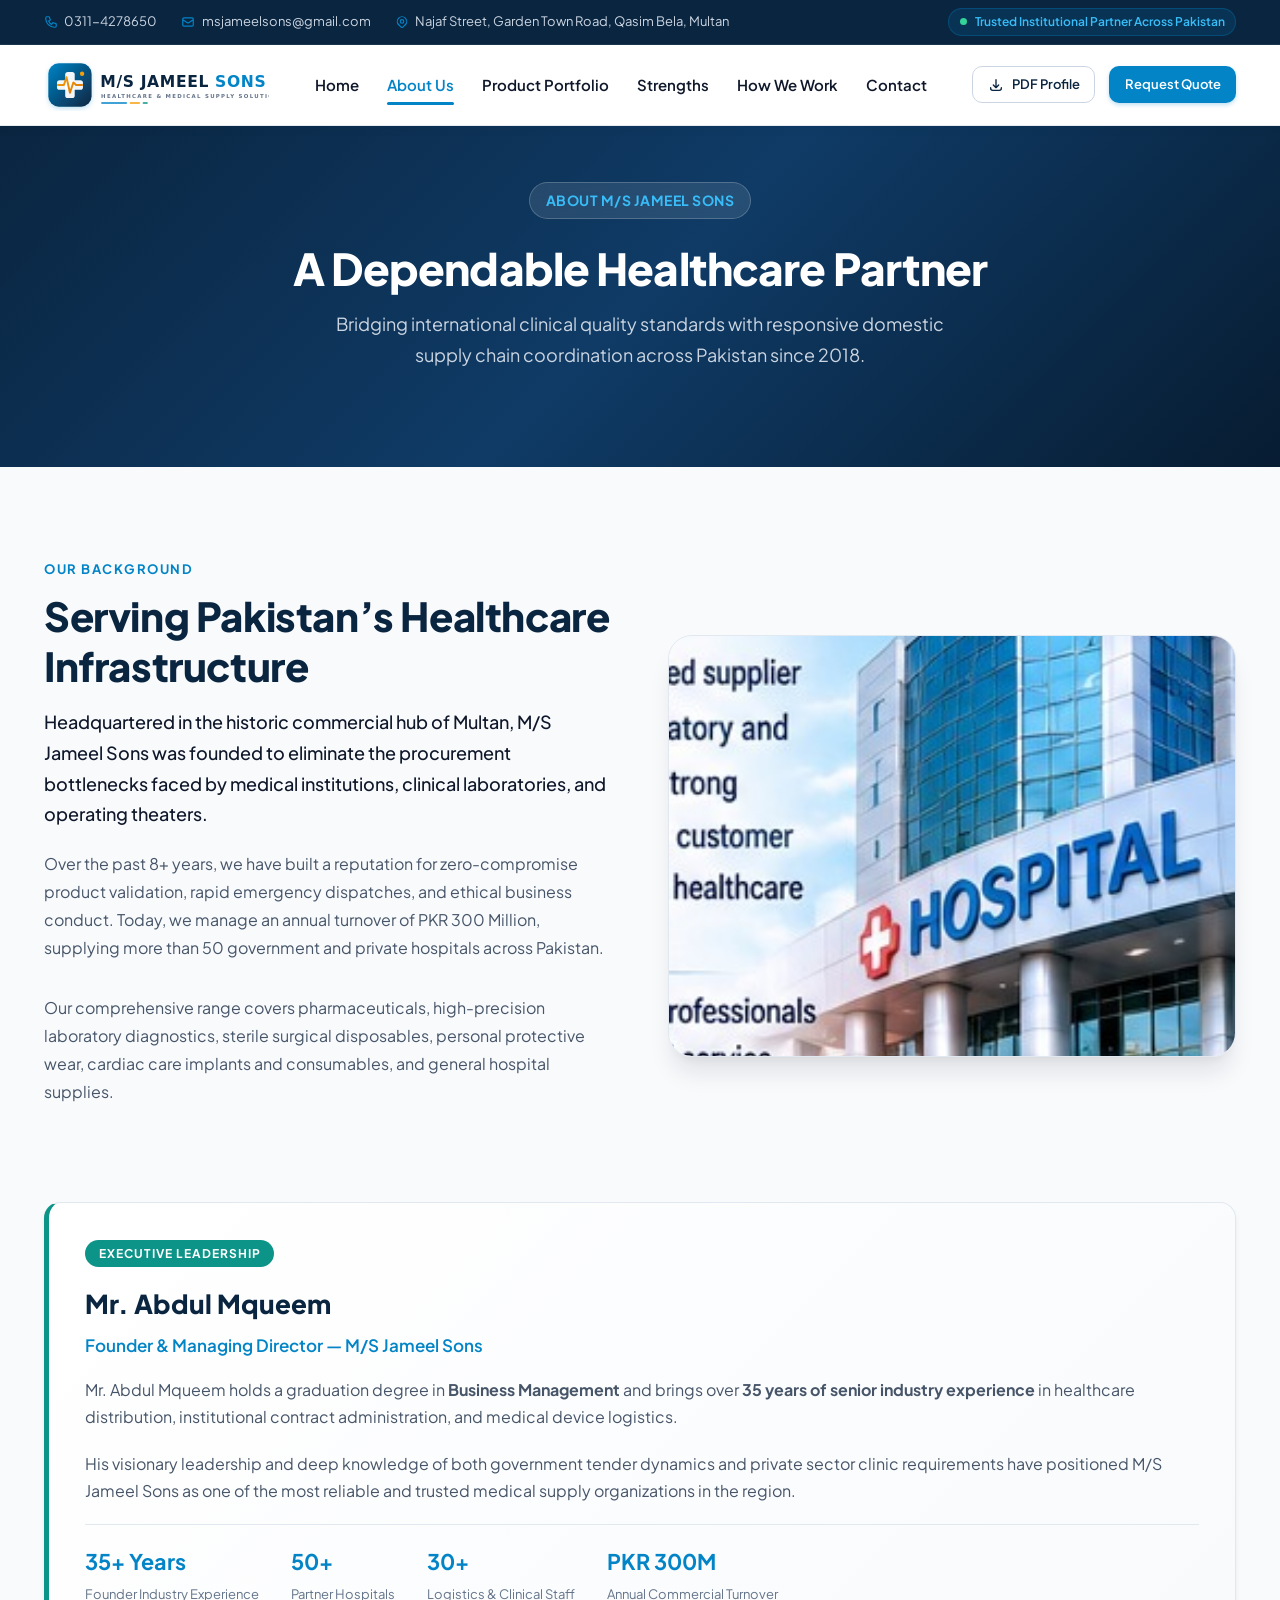
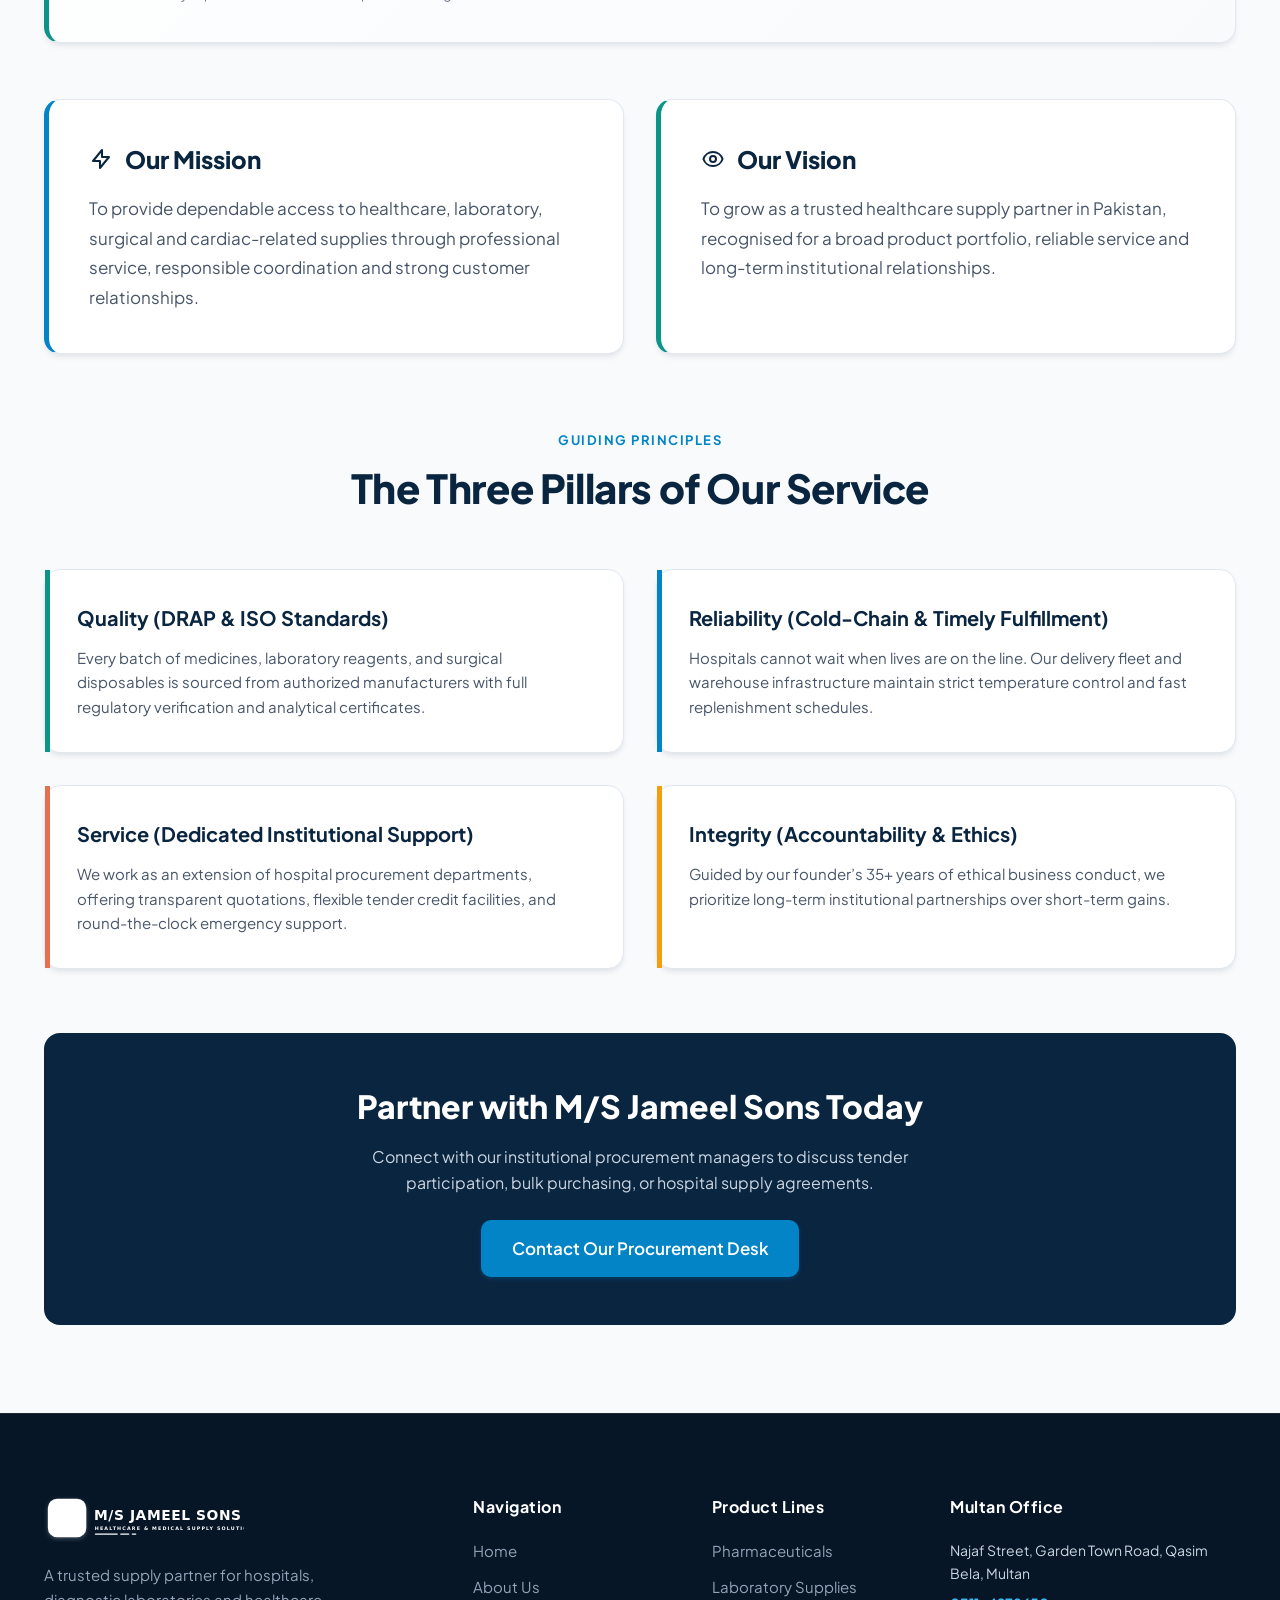
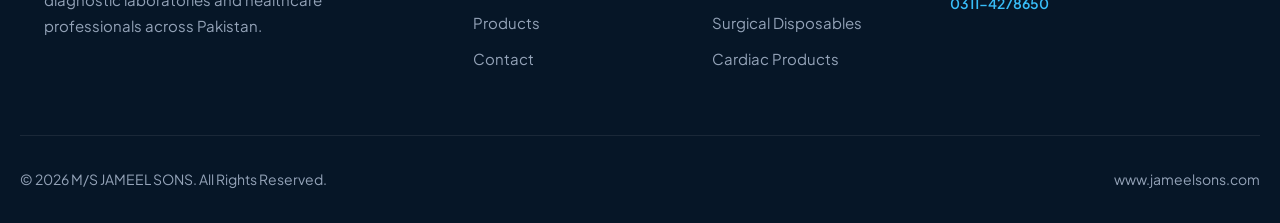
<file: about.html>
<!DOCTYPE html>
<html lang="en">
<head>
  <meta charset="UTF-8">
  <meta name="viewport" content="width=device-width, initial-scale=1.0">
  <title>About Us | M/S JAMEEL SONS - Leadership &amp; Company Overview</title>
  <meta name="description" content="Learn about M/S Jameel Sons, a premier Multan-based healthcare supply partner serving over 50 government and private hospitals across Pakistan under the leadership of Mr. Abdul Mqueem.">
  <link rel="icon" type="image/svg+xml" href="assets/images/favicon.svg">
  <link rel="preconnect" href="https://fonts.googleapis.com">
  <link rel="preconnect" href="https://fonts.gstatic.com" crossorigin>
  <link href="https://fonts.googleapis.com/css2?family=Plus+Jakarta+Sans:wght@400;500;600;700;800;900&display=swap" rel="stylesheet">
  <link rel="stylesheet" href="assets/css/styles.css">
</head>
<body>

  <!-- Top Announcement Bar -->
  <aside class="top-bar">
    <div class="container">
      <div class="top-bar-contact">
        <a href="tel:03114278650" class="top-bar-item">
          <svg fill="none" stroke="currentColor" stroke-width="2" viewBox="0 0 24 24"><path stroke-linecap="round" stroke-linejoin="round" d="M3 5a2 2 0 012-2h3.28a1 1 0 01.948.684l1.498 4.493a1 1 0 01-.502 1.21l-2.257 1.13a11.042 11.042 0 005.516 5.516l1.13-2.257a1 1 0 011.21-.502l4.493 1.498a1 1 0 01.684.949V19a2 2 0 01-2 2h-1C9.716 21 3 14.284 3 6V5z"/></svg>
          <span>0311-4278650</span>
        </a>
        <a href="mailto:msjameelsons@gmail.com" class="top-bar-item">
          <svg fill="none" stroke="currentColor" stroke-width="2" viewBox="0 0 24 24"><path stroke-linecap="round" stroke-linejoin="round" d="M3 8l7.89 5.26a2 2 0 002.22 0L21 8M5 19h14a2 2 0 002-2V7a2 2 0 00-2-2H5a2 2 0 00-2 2v10a2 2 0 002 2z"/></svg>
          <span>msjameelsons@gmail.com</span>
        </a>
        <span class="top-bar-item">
          <svg fill="none" stroke="currentColor" stroke-width="2" viewBox="0 0 24 24"><path stroke-linecap="round" stroke-linejoin="round" d="M17.657 16.657L13.414 20.9a1.998 1.998 0 01-2.827 0l-4.244-4.243a8 8 0 1111.314 0z"/><path stroke-linecap="round" stroke-linejoin="round" d="M15 11a3 3 0 11-6 0 3 3 0 016 0z"/></svg>
          <span>Najaf Street, Garden Town Road, Qasim Bela, Multan</span>
        </span>
      </div>
      <div class="top-bar-badge">
        <span class="pulse-dot"></span>
        <span>Trusted Institutional Partner Across Pakistan</span>
      </div>
    </div>
  </aside>

  <!-- Sticky Main Header -->
  <header class="site-header">
    <div class="container header-inner">
      <a href="index.html" class="brand-logo" aria-label="M/S Jameel Sons Homepage">
        <img src="assets/images/logo.svg" alt="M/S JAMEEL SONS Logo" width="220" height="52">
      </a>

      <nav class="nav-menu" id="navMenu">
        <a href="index.html" class="nav-link">Home</a>
        <a href="about.html" class="nav-link active">About Us</a>
        <a href="products.html" class="nav-link">Product Portfolio</a>
        <a href="index.html#strengths" class="nav-link">Strengths</a>
        <a href="index.html#workflow" class="nav-link">How We Work</a>
        <a href="contact.html" class="nav-link">Contact</a>
      </nav>

      <div class="header-actions">
        <a href="assets/docs/MS-Jameel-Sons-Company-Profile.pdf" download class="btn btn-outline btn-sm">
          <svg width="16" height="16" fill="none" stroke="currentColor" stroke-width="2" viewBox="0 0 24 24"><path stroke-linecap="round" stroke-linejoin="round" d="M4 16v1a3 3 0 003 3h10a3 3 0 003-3v-1m-4-4l-4 4m0 0l-4-4m4 4V4"/></svg>
          <span>PDF Profile</span>
        </a>
        <a href="contact.html" class="btn btn-primary btn-sm btn-quote">
          <span>Request Quote</span>
        </a>
        <button class="mobile-nav-toggle" id="mobileNavToggle" aria-label="Toggle navigation menu">
          <svg fill="none" stroke="currentColor" stroke-width="2" viewBox="0 0 24 24"><path stroke-linecap="round" stroke-linejoin="round" d="M4 6h16M4 12h16M4 18h16"/></svg>
        </button>
      </div>
    </div>
  </header>

  <main>
    <!-- Page Hero Banner -->
    <section class="hero-section" style="padding: 3.5rem 0 4rem;">
      <div class="container" style="text-align: center; max-width: 800px;">
        <span class="hero-badge">ABOUT M/S JAMEEL SONS</span>
        <h1 class="hero-title" style="font-size: 2.75rem; margin-bottom: 1rem;">
          A Dependable Healthcare Partner
        </h1>
        <p class="hero-subtitle" style="margin-left: auto; margin-right: auto;">
          Bridging international clinical quality standards with responsive domestic supply chain coordination across Pakistan since 2018.
        </p>
      </div>
    </section>

    <!-- Detailed Company Story -->
    <section class="section">
      <div class="container">
        <div class="about-grid">
          <div>
            <span class="section-tag">OUR BACKGROUND</span>
            <h2 class="section-title">Serving Pakistan’s Healthcare Infrastructure</h2>
            <p class="about-lead">
              Headquartered in the historic commercial hub of Multan, M/S Jameel Sons was founded to eliminate the procurement bottlenecks faced by medical institutions, clinical laboratories, and operating theaters.
            </p>
            <p class="about-text">
              Over the past 8+ years, we have built a reputation for zero-compromise product validation, rapid emergency dispatches, and ethical business conduct. Today, we manage an annual turnover of PKR 300 Million, supplying more than 50 government and private hospitals across Pakistan.
            </p>
            <p class="about-text">
              Our comprehensive range covers pharmaceuticals, high-precision laboratory diagnostics, sterile surgical disposables, personal protective wear, cardiac care implants and consumables, and general hospital supplies.
            </p>
          </div>

          <div>
            <div class="about-img-main">
              <img src="assets/images/hospital-facility.jpg" alt="Healthcare Hospital Facility" loading="lazy">
            </div>
          </div>
        </div>

        <!-- Founder Profile -->
        <div class="founder-card" style="margin-top: 4rem;">
          <span class="founder-pill">EXECUTIVE LEADERSHIP</span>
          <h3 class="founder-name">Mr. Abdul Mqueem</h3>
          <p style="font-size: 1.0625rem; font-weight: 600; color: #0284C7; margin-bottom: 1rem;">
            Founder &amp; Managing Director — M/S Jameel Sons
          </p>
          <p class="founder-bio">
            Mr. Abdul Mqueem holds a graduation degree in <strong>Business Management</strong> and brings over <strong>35 years of senior industry experience</strong> in healthcare distribution, institutional contract administration, and medical device logistics.
          </p>
          <p class="founder-bio">
            His visionary leadership and deep knowledge of both government tender dynamics and private sector clinic requirements have positioned M/S Jameel Sons as one of the most reliable and trusted medical supply organizations in the region.
          </p>
          <div class="founder-stats-row">
            <div class="founder-stat-mini">
              <b>35+ Years</b>
              <span>Founder Industry Experience</span>
            </div>
            <div class="founder-stat-mini">
              <b>50+</b>
              <span>Partner Hospitals</span>
            </div>
            <div class="founder-stat-mini">
              <b>30+</b>
              <span>Logistics &amp; Clinical Staff</span>
            </div>
            <div class="founder-stat-mini">
              <b>PKR 300M</b>
              <span>Annual Commercial Turnover</span>
            </div>
          </div>
        </div>

        <!-- Mission, Vision & Core Values -->
        <div class="mission-vision-grid" style="margin-top: 3.5rem;">
          <div class="mv-card mission">
            <h3 class="mv-title">
              <svg width="24" height="24" fill="none" stroke="currentColor" stroke-width="2" viewBox="0 0 24 24"><path stroke-linecap="round" stroke-linejoin="round" d="M13 10V3L4 14h7v7l9-11h-7z"/></svg>
              <span>Our Mission</span>
            </h3>
            <p class="mv-desc">
              To provide dependable access to healthcare, laboratory, surgical and cardiac-related supplies through professional service, responsible coordination and strong customer relationships.
            </p>
          </div>

          <div class="mv-card vision">
            <h3 class="mv-title">
              <svg width="24" height="24" fill="none" stroke="currentColor" stroke-width="2" viewBox="0 0 24 24"><path stroke-linecap="round" stroke-linejoin="round" d="M15 12a3 3 0 11-6 0 3 3 0 016 0z"/><path stroke-linecap="round" stroke-linejoin="round" d="M2.458 12C3.732 7.943 7.523 5 12 5c4.478 0 8.268 2.943 9.542 7-1.274 4.057-5.064 7-9.542 7-4.477 0-8.268-2.943-9.542-7z"/></svg>
              <span>Our Vision</span>
            </h3>
            <p class="mv-desc">
              To grow as a trusted healthcare supply partner in Pakistan, recognised for a broad product portfolio, reliable service and long-term institutional relationships.
            </p>
          </div>
        </div>

        <!-- 3 Core Pillars -->
        <div style="margin-top: 4.5rem;">
          <div class="section-header">
            <span class="section-tag">GUIDING PRINCIPLES</span>
            <h2 class="section-title">The Three Pillars of Our Service</h2>
          </div>
          <div class="strengths-grid">
            <div class="strength-card border-teal">
              <h4>Quality (DRAP &amp; ISO Standards)</h4>
              <p>Every batch of medicines, laboratory reagents, and surgical disposables is sourced from authorized manufacturers with full regulatory verification and analytical certificates.</p>
            </div>
            <div class="strength-card border-blue">
              <h4>Reliability (Cold-Chain &amp; Timely Fulfillment)</h4>
              <p>Hospitals cannot wait when lives are on the line. Our delivery fleet and warehouse infrastructure maintain strict temperature control and fast replenishment schedules.</p>
            </div>
            <div class="strength-card border-coral">
              <h4>Service (Dedicated Institutional Support)</h4>
              <p>We work as an extension of hospital procurement departments, offering transparent quotations, flexible tender credit facilities, and round-the-clock emergency support.</p>
            </div>
            <div class="strength-card border-gold">
              <h4>Integrity (Accountability &amp; Ethics)</h4>
              <p>Guided by our founder’s 35+ years of ethical business conduct, we prioritize long-term institutional partnerships over short-term gains.</p>
            </div>
          </div>
        </div>

        <!-- CTA Box -->
        <div style="text-align: center; margin-top: 4rem; padding: 3rem; background: #0A2540; border-radius: 16px; color: #FFFFFF;">
          <h3 style="font-size: 2rem; font-weight: 800; margin-bottom: 0.75rem;">Partner with M/S Jameel Sons Today</h3>
          <p style="color: #CBD5E1; max-width: 600px; margin: 0 auto 1.5rem;">Connect with our institutional procurement managers to discuss tender participation, bulk purchasing, or hospital supply agreements.</p>
          <a href="contact.html" class="btn btn-primary btn-lg">Contact Our Procurement Desk</a>
        </div>
      </div>
    </section>
  </main>

  <!-- Footer -->
  <footer class="site-footer">
    <div class="container footer-grid">
      <div class="footer-brand">
        <a href="index.html">
          <img src="assets/images/logo.svg" alt="M/S Jameel Sons Logo" width="200" height="48" style="filter: brightness(0) invert(1);">
        </a>
        <p>A trusted supply partner for hospitals, diagnostic laboratories and healthcare professionals across Pakistan.</p>
      </div>
      <div>
        <h4 class="footer-heading">Navigation</h4>
        <div class="footer-links">
          <a href="index.html" class="footer-link">Home</a>
          <a href="about.html" class="footer-link">About Us</a>
          <a href="products.html" class="footer-link">Products</a>
          <a href="contact.html" class="footer-link">Contact</a>
        </div>
      </div>
      <div>
        <h4 class="footer-heading">Product Lines</h4>
        <div class="footer-links">
          <a href="products.html" class="footer-link">Pharmaceuticals</a>
          <a href="products.html" class="footer-link">Laboratory Supplies</a>
          <a href="products.html" class="footer-link">Surgical Disposables</a>
          <a href="products.html" class="footer-link">Cardiac Products</a>
        </div>
      </div>
      <div>
        <h4 class="footer-heading">Multan Office</h4>
        <p style="font-size: 0.875rem; color: #CBD5E1;">Najaf Street, Garden Town Road, Qasim Bela, Multan</p>
        <p style="font-size: 0.875rem; color: #38BDF8; font-weight: 600; margin-top: 0.5rem;">0311-4278650</p>
      </div>
    </div>
    <div class="container footer-bottom">
      <div>© 2026 M/S JAMEEL SONS. All Rights Reserved.</div>
      <div>www.jameelsons.com</div>
    </div>
  </footer>

  <script src="assets/js/main.js"></script>
</body>
</html>
</file>
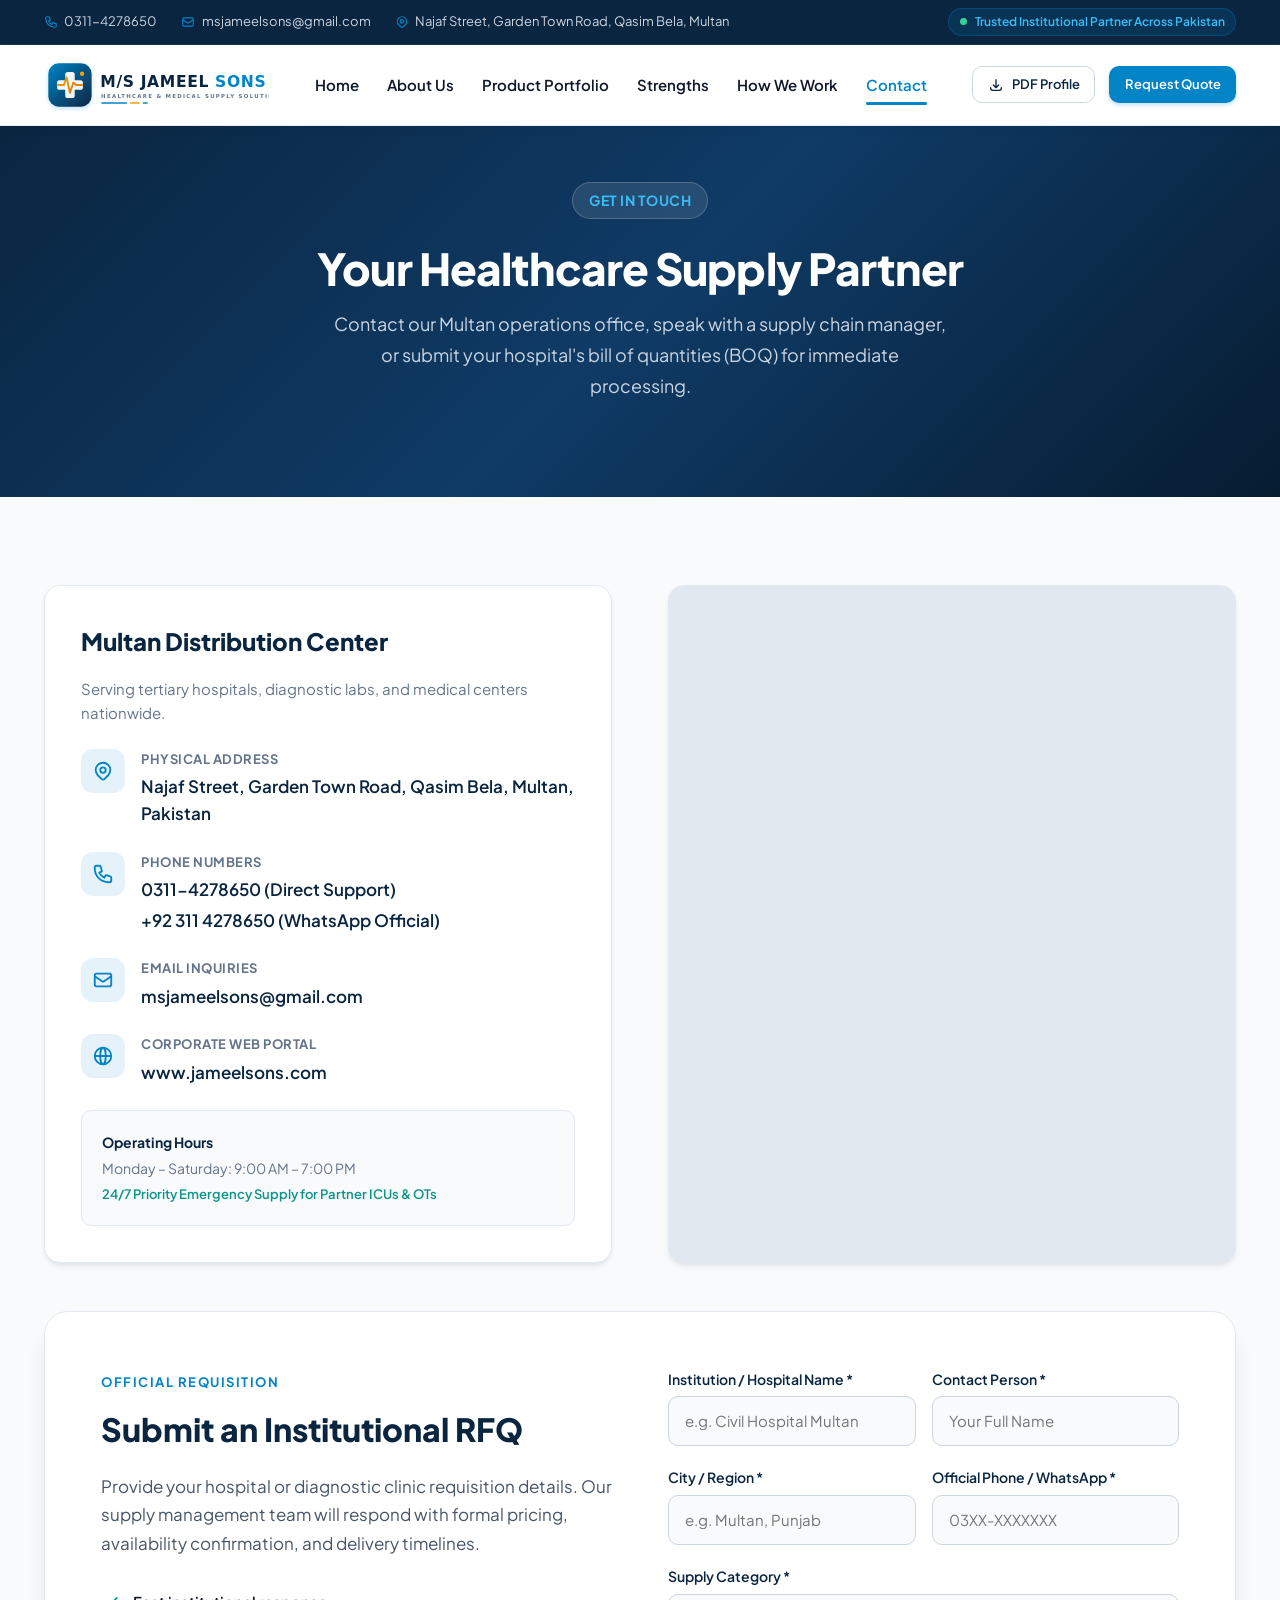
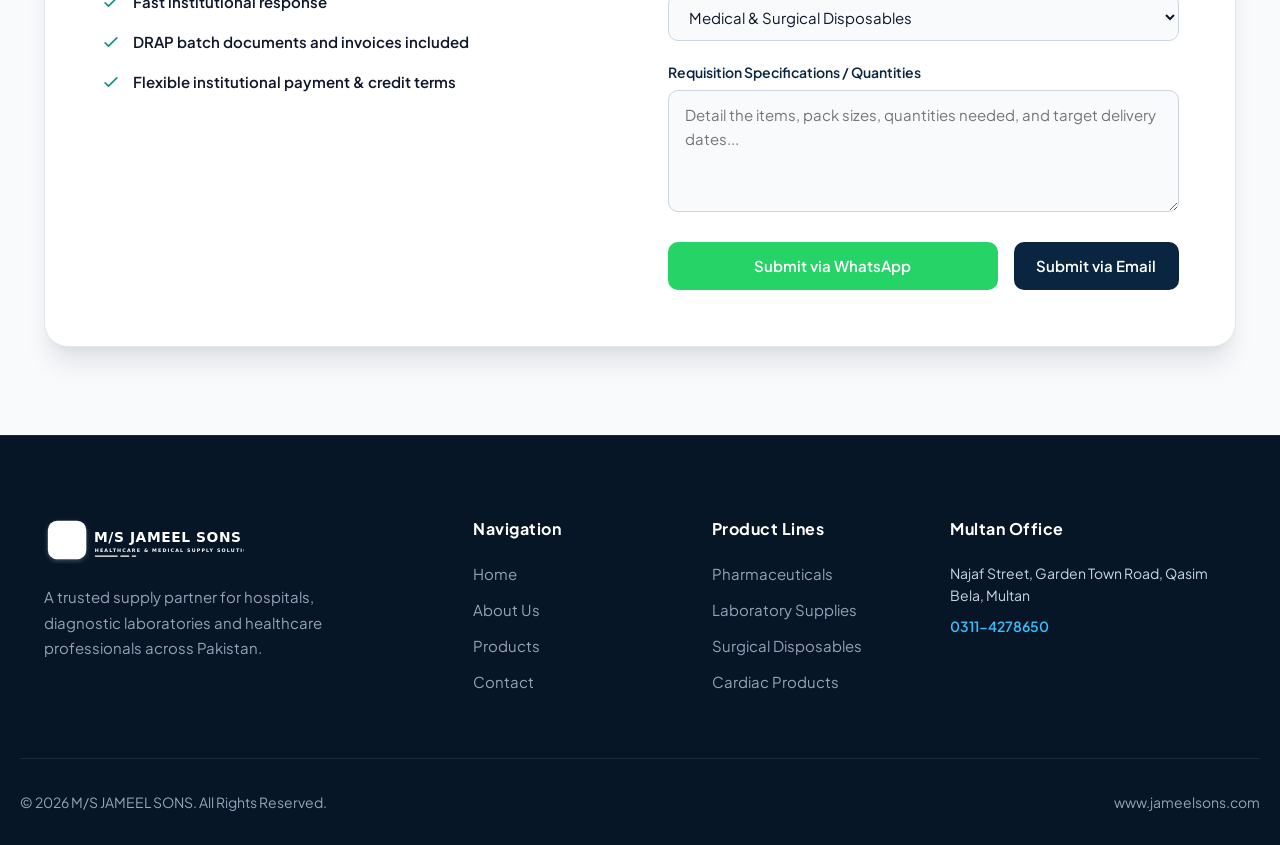
<file: contact.html>
<!DOCTYPE html>
<html lang="en">
<head>
  <meta charset="UTF-8">
  <meta name="viewport" content="width=device-width, initial-scale=1.0">
  <title>Contact Us | M/S JAMEEL SONS - Multan Medical Supplies</title>
  <meta name="description" content="Contact M/S Jameel Sons in Multan, Pakistan for hospital supplies, tender inquiries, and medical consumables. Call 0311-4278650 or email msjameelsons@gmail.com.">
  <link rel="icon" type="image/svg+xml" href="assets/images/favicon.svg">
  <link rel="preconnect" href="https://fonts.googleapis.com">
  <link rel="preconnect" href="https://fonts.gstatic.com" crossorigin>
  <link href="https://fonts.googleapis.com/css2?family=Plus+Jakarta+Sans:wght@400;500;600;700;800;900&display=swap" rel="stylesheet">
  <link rel="stylesheet" href="assets/css/styles.css">
</head>
<body>

  <!-- Top Announcement Bar -->
  <aside class="top-bar">
    <div class="container">
      <div class="top-bar-contact">
        <a href="tel:03114278650" class="top-bar-item">
          <svg fill="none" stroke="currentColor" stroke-width="2" viewBox="0 0 24 24"><path stroke-linecap="round" stroke-linejoin="round" d="M3 5a2 2 0 012-2h3.28a1 1 0 01.948.684l1.498 4.493a1 1 0 01-.502 1.21l-2.257 1.13a11.042 11.042 0 005.516 5.516l1.13-2.257a1 1 0 011.21-.502l4.493 1.498a1 1 0 01.684.949V19a2 2 0 01-2 2h-1C9.716 21 3 14.284 3 6V5z"/></svg>
          <span>0311-4278650</span>
        </a>
        <a href="mailto:msjameelsons@gmail.com" class="top-bar-item">
          <svg fill="none" stroke="currentColor" stroke-width="2" viewBox="0 0 24 24"><path stroke-linecap="round" stroke-linejoin="round" d="M3 8l7.89 5.26a2 2 0 002.22 0L21 8M5 19h14a2 2 0 002-2V7a2 2 0 00-2-2H5a2 2 0 00-2 2v10a2 2 0 002 2z"/></svg>
          <span>msjameelsons@gmail.com</span>
        </a>
        <span class="top-bar-item">
          <svg fill="none" stroke="currentColor" stroke-width="2" viewBox="0 0 24 24"><path stroke-linecap="round" stroke-linejoin="round" d="M17.657 16.657L13.414 20.9a1.998 1.998 0 01-2.827 0l-4.244-4.243a8 8 0 1111.314 0z"/><path stroke-linecap="round" stroke-linejoin="round" d="M15 11a3 3 0 11-6 0 3 3 0 016 0z"/></svg>
          <span>Najaf Street, Garden Town Road, Qasim Bela, Multan</span>
        </span>
      </div>
      <div class="top-bar-badge">
        <span class="pulse-dot"></span>
        <span>Trusted Institutional Partner Across Pakistan</span>
      </div>
    </div>
  </aside>

  <!-- Sticky Header -->
  <header class="site-header">
    <div class="container header-inner">
      <a href="index.html" class="brand-logo" aria-label="M/S Jameel Sons Homepage">
        <img src="assets/images/logo.svg" alt="M/S JAMEEL SONS Logo" width="220" height="52">
      </a>

      <nav class="nav-menu" id="navMenu">
        <a href="index.html" class="nav-link">Home</a>
        <a href="about.html" class="nav-link">About Us</a>
        <a href="products.html" class="nav-link">Product Portfolio</a>
        <a href="index.html#strengths" class="nav-link">Strengths</a>
        <a href="index.html#workflow" class="nav-link">How We Work</a>
        <a href="contact.html" class="nav-link active">Contact</a>
      </nav>

      <div class="header-actions">
        <a href="assets/docs/MS-Jameel-Sons-Company-Profile.pdf" download class="btn btn-outline btn-sm">
          <svg width="16" height="16" fill="none" stroke="currentColor" stroke-width="2" viewBox="0 0 24 24"><path stroke-linecap="round" stroke-linejoin="round" d="M4 16v1a3 3 0 003 3h10a3 3 0 003-3v-1m-4-4l-4 4m0 0l-4-4m4 4V4"/></svg>
          <span>PDF Profile</span>
        </a>
        <a href="#rfq" class="btn btn-primary btn-sm btn-quote">
          <span>Request Quote</span>
        </a>
        <button class="mobile-nav-toggle" id="mobileNavToggle" aria-label="Toggle navigation menu">
          <svg fill="none" stroke="currentColor" stroke-width="2" viewBox="0 0 24 24"><path stroke-linecap="round" stroke-linejoin="round" d="M4 6h16M4 12h16M4 18h16"/></svg>
        </button>
      </div>
    </div>
  </header>

  <main>
    <!-- Page Hero Banner -->
    <section class="hero-section" style="padding: 3.5rem 0 4rem;">
      <div class="container" style="text-align: center; max-width: 800px;">
        <span class="hero-badge">GET IN TOUCH</span>
        <h1 class="hero-title" style="font-size: 2.75rem; margin-bottom: 1rem;">
          Your Healthcare Supply Partner
        </h1>
        <p class="hero-subtitle" style="margin-left: auto; margin-right: auto;">
          Contact our Multan operations office, speak with a supply chain manager, or submit your hospital's bill of quantities (BOQ) for immediate processing.
        </p>
      </div>
    </section>

    <!-- Contact Details & Map Grid -->
    <section class="section">
      <div class="container">
        <div class="contact-grid">
          <!-- Details Card -->
          <div class="contact-card">
            <h3 style="font-size: 1.5rem; font-weight: 800; color: #0A2540;">Multan Distribution Center</h3>
            <p style="color: #64748B; font-size: 0.9375rem; margin-top: -0.5rem;">
              Serving tertiary hospitals, diagnostic labs, and medical centers nationwide.
            </p>

            <div class="contact-item">
              <div class="contact-icon">
                <svg fill="none" stroke="currentColor" stroke-width="2" viewBox="0 0 24 24"><path stroke-linecap="round" stroke-linejoin="round" d="M17.657 16.657L13.414 20.9a1.998 1.998 0 01-2.827 0l-4.244-4.243a8 8 0 1111.314 0z"/><path stroke-linecap="round" stroke-linejoin="round" d="M15 11a3 3 0 11-6 0 3 3 0 016 0z"/></svg>
              </div>
              <div class="contact-details">
                <h5>Physical Address</h5>
                <p>Najaf Street, Garden Town Road, Qasim Bela, Multan, Pakistan</p>
              </div>
            </div>

            <div class="contact-item">
              <div class="contact-icon">
                <svg fill="none" stroke="currentColor" stroke-width="2" viewBox="0 0 24 24"><path stroke-linecap="round" stroke-linejoin="round" d="M3 5a2 2 0 012-2h3.28a1 1 0 01.948.684l1.498 4.493a1 1 0 01-.502 1.21l-2.257 1.13a11.042 11.042 0 005.516 5.516l1.13-2.257a1 1 0 011.21-.502l4.493 1.498a1 1 0 01.684.949V19a2 2 0 01-2 2h-1C9.716 21 3 14.284 3 6V5z"/></svg>
              </div>
              <div class="contact-details">
                <h5>Phone Numbers</h5>
                <p><a href="tel:03114278650">0311-4278650</a> (Direct Support)</p>
                <p style="font-size: 0.875rem; color: #25D366; font-weight: 600; margin-top: 0.2rem;">
                  <a href="https://wa.me/923114278650" target="_blank">+92 311 4278650 (WhatsApp Official)</a>
                </p>
              </div>
            </div>

            <div class="contact-item">
              <div class="contact-icon">
                <svg fill="none" stroke="currentColor" stroke-width="2" viewBox="0 0 24 24"><path stroke-linecap="round" stroke-linejoin="round" d="M3 8l7.89 5.26a2 2 0 002.22 0L21 8M5 19h14a2 2 0 002-2V7a2 2 0 00-2-2H5a2 2 0 00-2 2v10a2 2 0 002 2z"/></svg>
              </div>
              <div class="contact-details">
                <h5>Email Inquiries</h5>
                <p><a href="mailto:msjameelsons@gmail.com">msjameelsons@gmail.com</a></p>
              </div>
            </div>

            <div class="contact-item">
              <div class="contact-icon">
                <svg fill="none" stroke="currentColor" stroke-width="2" viewBox="0 0 24 24"><path stroke-linecap="round" stroke-linejoin="round" d="M21 12a9 9 0 01-9 9m9-9a9 9 0 00-9-9m9 9H3m9 9a9 9 0 01-9-9m9 9c1.657 0 3-4.03 3-9s-1.343-9-3-9m0 18c-1.657 0-3-4.03-3-9s1.343-9 3-9m-9 9a9 9 0 019-9"/></svg>
              </div>
              <div class="contact-details">
                <h5>Corporate Web Portal</h5>
                <p><a href="https://www.jameelsons.com" target="_blank">www.jameelsons.com</a></p>
              </div>
            </div>

            <div style="background: #F8FAFC; padding: 1.25rem; border-radius: var(--border-radius-md); border: 1px solid #E2E8F0;">
              <h5 style="color: #0A2540; font-size: 0.875rem; font-weight: 700; margin-bottom: 0.25rem;">Operating Hours</h5>
              <p style="font-size: 0.875rem; color: #64748B;">Monday – Saturday: 9:00 AM – 7:00 PM</p>
              <p style="font-size: 0.8125rem; color: #0D9488; font-weight: 600; margin-top: 0.25rem;">24/7 Priority Emergency Supply for Partner ICUs &amp; OTs</p>
            </div>
          </div>

          <!-- Location Map -->
          <div class="map-card">
            <iframe 
              title="M/S Jameel Sons Location Map - Multan"
              src="https://www.google.com/maps/embed?pb=!1m18!1m12!1m3!1d13795.597793540816!2d71.428383!3d30.183427!2m3!1f0!2f0!3f0!3m2!1i1024!2i768!4f13.1!3m3!1m2!1s0x393b33fd177b9d45%3A0xb35aa2976c66cf64!2sQasim%20Bela%2C%20Multan%2C%20Punjab!5e0!3m2!1sen!2s!4v1700000000000"
              loading="lazy" 
              allowfullscreen>
            </iframe>
          </div>
        </div>

        <!-- RFQ Form on Contact Page -->
        <div class="rfq-section" id="rfq">
          <div class="rfq-grid">
            <div class="rfq-info">
              <span class="section-tag">OFFICIAL REQUISITION</span>
              <h3>Submit an Institutional RFQ</h3>
              <p>
                Provide your hospital or diagnostic clinic requisition details. Our supply management team will respond with formal pricing, availability confirmation, and delivery timelines.
              </p>
              <div class="rfq-perks">
                <div class="perk-item">
                  <svg fill="none" stroke="currentColor" stroke-width="2" viewBox="0 0 24 24"><path stroke-linecap="round" stroke-linejoin="round" d="M5 13l4 4L19 7"/></svg>
                  <span>Fast institutional response</span>
                </div>
                <div class="perk-item">
                  <svg fill="none" stroke="currentColor" stroke-width="2" viewBox="0 0 24 24"><path stroke-linecap="round" stroke-linejoin="round" d="M5 13l4 4L19 7"/></svg>
                  <span>DRAP batch documents and invoices included</span>
                </div>
                <div class="perk-item">
                  <svg fill="none" stroke="currentColor" stroke-width="2" viewBox="0 0 24 24"><path stroke-linecap="round" stroke-linejoin="round" d="M5 13l4 4L19 7"/></svg>
                  <span>Flexible institutional payment &amp; credit terms</span>
                </div>
              </div>
            </div>

            <div>
              <form id="rfqFormMain">
                <div class="form-row">
                  <div class="form-group">
                    <label class="form-label">Institution / Hospital Name *</label>
                    <input type="text" name="hospital" class="form-input" placeholder="e.g. Civil Hospital Multan" required>
                  </div>
                  <div class="form-group">
                    <label class="form-label">Contact Person *</label>
                    <input type="text" name="name" class="form-input" placeholder="Your Full Name" required>
                  </div>
                </div>

                <div class="form-row">
                  <div class="form-group">
                    <label class="form-label">City / Region *</label>
                    <input type="text" name="city" class="form-input" placeholder="e.g. Multan, Punjab" required>
                  </div>
                  <div class="form-group">
                    <label class="form-label">Official Phone / WhatsApp *</label>
                    <input type="tel" name="phone" class="form-input" placeholder="03XX-XXXXXXX" required>
                  </div>
                </div>

                <div class="form-group">
                  <label class="form-label">Supply Category *</label>
                  <select name="category" class="form-select" required>
                    <option value="Medical &amp; Surgical Disposables">Medical &amp; Surgical Disposables</option>
                    <option value="Pharmaceuticals &amp; Medicines">Pharmaceuticals &amp; Medicines</option>
                    <option value="Laboratory &amp; Diagnostic Supplies">Laboratory &amp; Diagnostic Supplies</option>
                    <option value="Hospital PPE &amp; Infection Control">Hospital PPE &amp; Infection Control</option>
                    <option value="Cardiac Surgery &amp; Disposables">Cardiac Surgery &amp; Disposables</option>
                    <option value="General Hospital Supplies">General Hospital Supplies</option>
                    <option value="Multiple Categories / Annual Tender">Multiple Categories / Annual Tender</option>
                  </select>
                </div>

                <div class="form-group">
                  <label class="form-label">Requisition Specifications / Quantities</label>
                  <textarea name="message" class="form-textarea" rows="4" placeholder="Detail the items, pack sizes, quantities needed, and target delivery dates..."></textarea>
                </div>

                <div class="form-actions">
                  <button type="submit" class="btn btn-whatsapp" style="flex: 1;">
                    <span>Submit via WhatsApp</span>
                  </button>
                  <button type="button" id="submitEmailRfq" class="btn btn-secondary">
                    <span>Submit via Email</span>
                  </button>
                </div>
              </form>
            </div>
          </div>
        </div>
      </div>
    </section>
  </main>

  <!-- Footer -->
  <footer class="site-footer">
    <div class="container footer-grid">
      <div class="footer-brand">
        <a href="index.html">
          <img src="assets/images/logo.svg" alt="M/S Jameel Sons Logo" width="200" height="48" style="filter: brightness(0) invert(1);">
        </a>
        <p>A trusted supply partner for hospitals, diagnostic laboratories and healthcare professionals across Pakistan.</p>
      </div>
      <div>
        <h4 class="footer-heading">Navigation</h4>
        <div class="footer-links">
          <a href="index.html" class="footer-link">Home</a>
          <a href="about.html" class="footer-link">About Us</a>
          <a href="products.html" class="footer-link">Products</a>
          <a href="contact.html" class="footer-link">Contact</a>
        </div>
      </div>
      <div>
        <h4 class="footer-heading">Product Lines</h4>
        <div class="footer-links">
          <a href="products.html" class="footer-link">Pharmaceuticals</a>
          <a href="products.html" class="footer-link">Laboratory Supplies</a>
          <a href="products.html" class="footer-link">Surgical Disposables</a>
          <a href="products.html" class="footer-link">Cardiac Products</a>
        </div>
      </div>
      <div>
        <h4 class="footer-heading">Multan Office</h4>
        <p style="font-size: 0.875rem; color: #CBD5E1;">Najaf Street, Garden Town Road, Qasim Bela, Multan</p>
        <p style="font-size: 0.875rem; color: #38BDF8; font-weight: 600; margin-top: 0.5rem;">0311-4278650</p>
      </div>
    </div>
    <div class="container footer-bottom">
      <div>© 2026 M/S JAMEEL SONS. All Rights Reserved.</div>
      <div>www.jameelsons.com</div>
    </div>
  </footer>

  <script src="assets/js/main.js"></script>
</body>
</html>
</file>
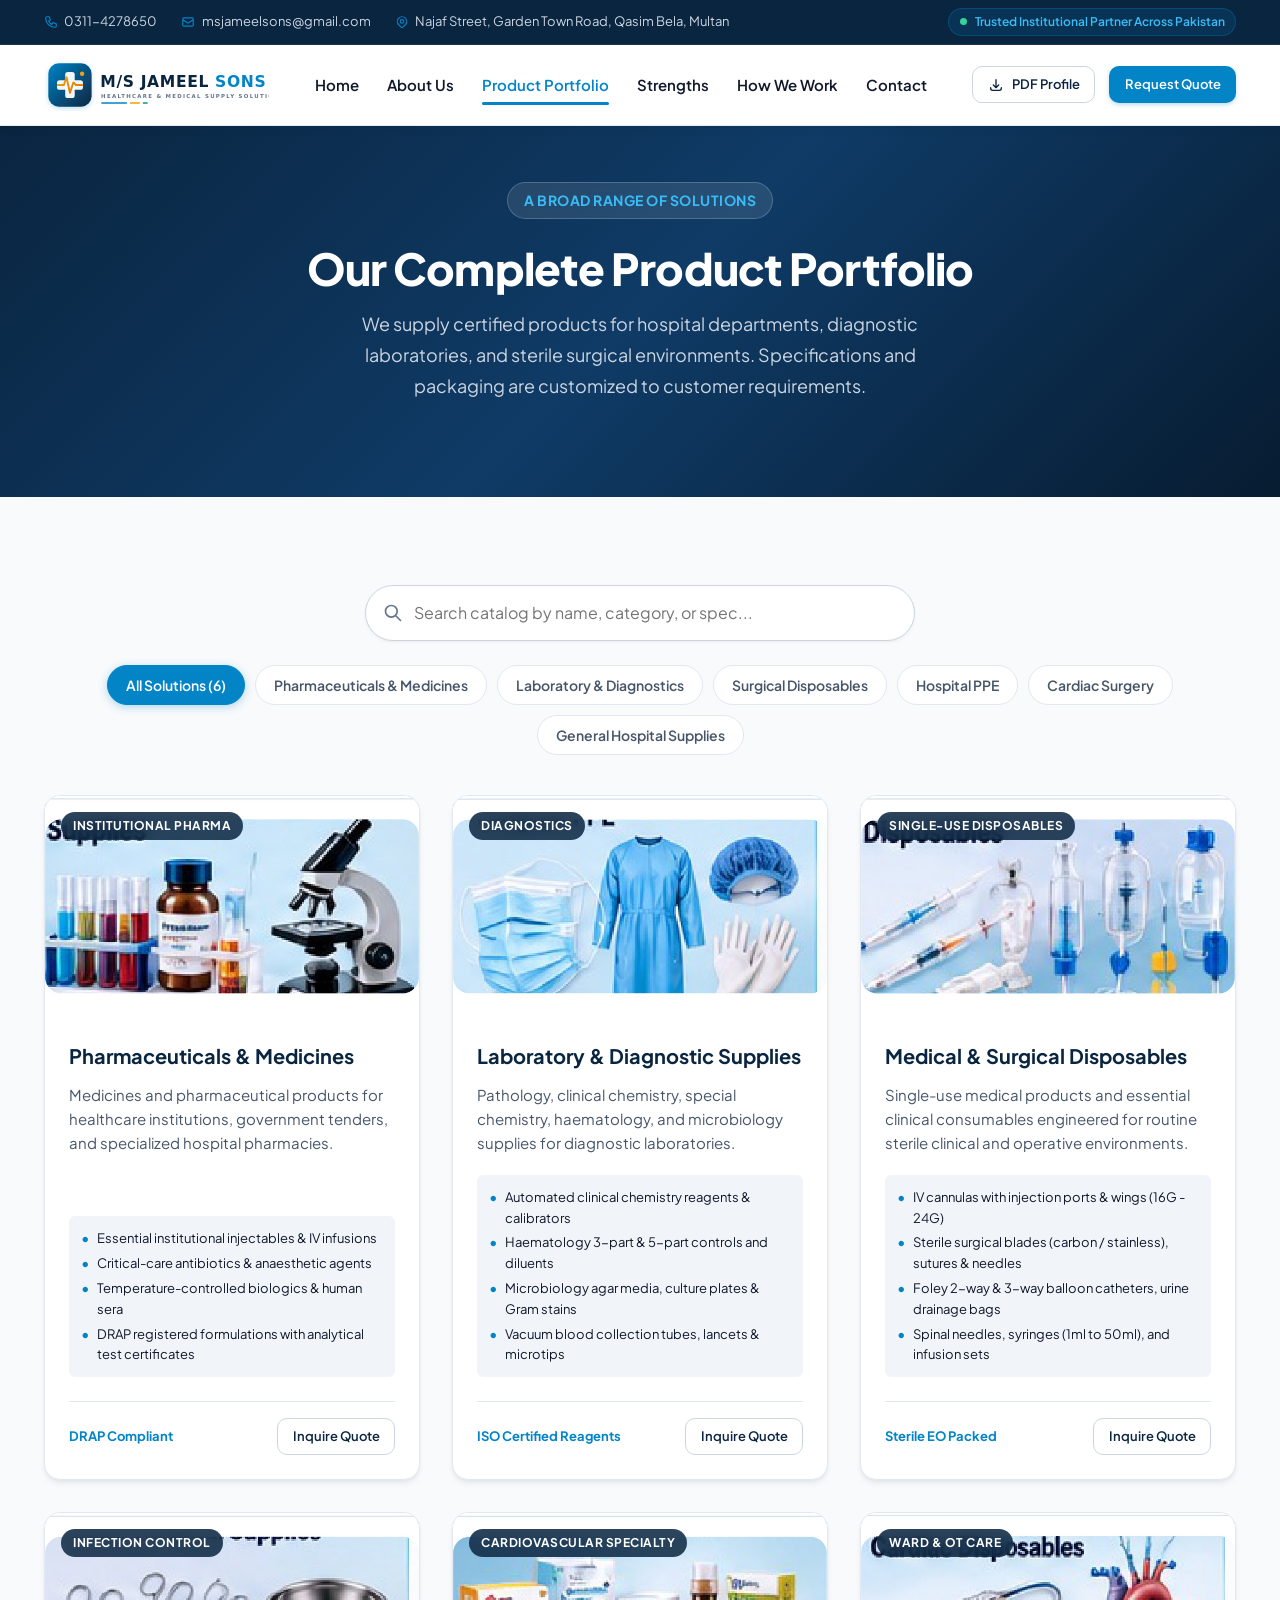
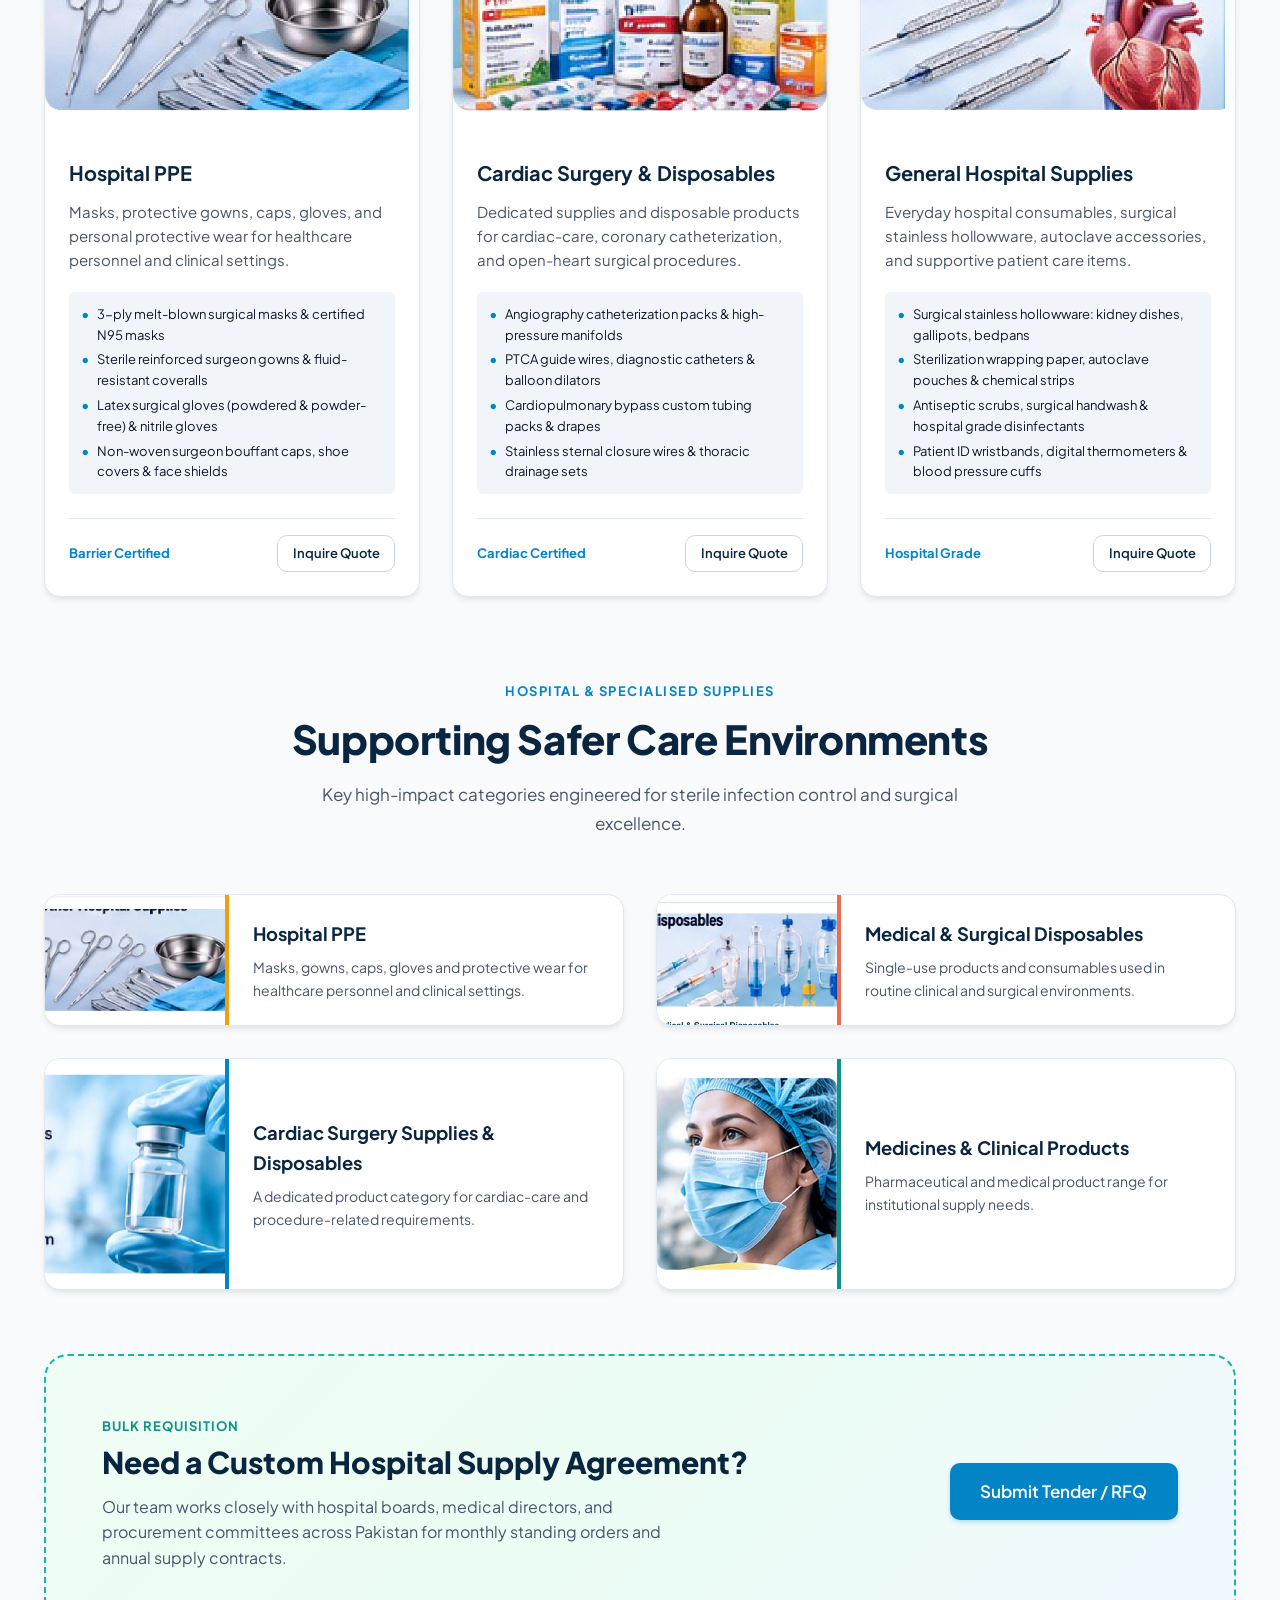
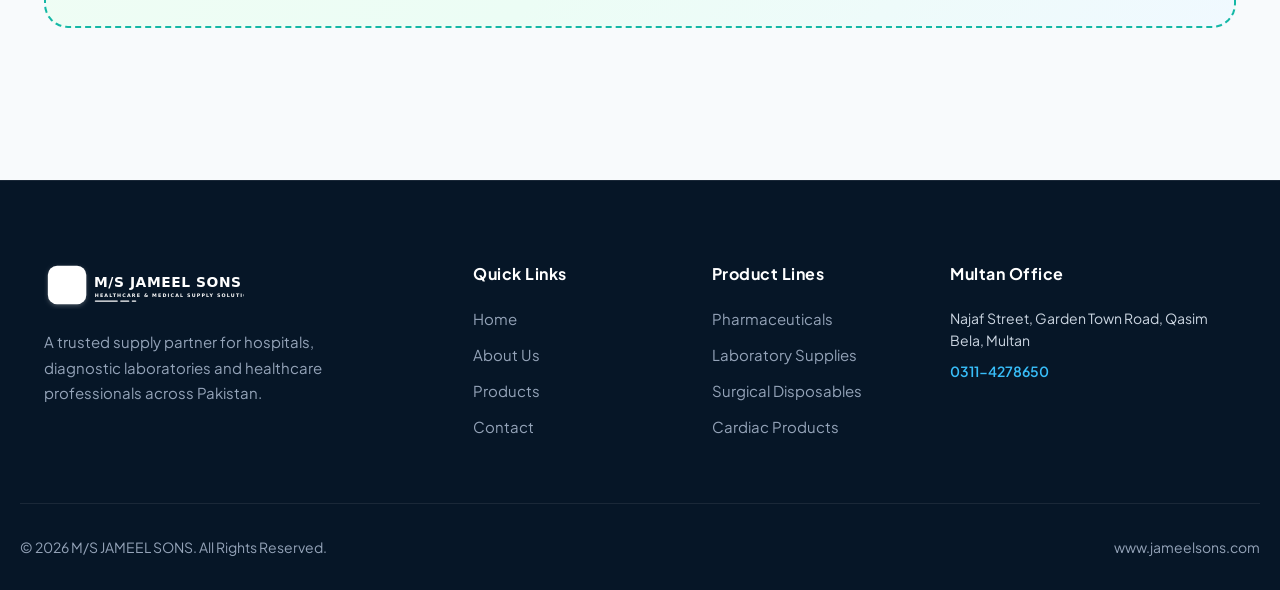
<file: products.html>
<!DOCTYPE html>
<html lang="en">
<head>
  <meta charset="UTF-8">
  <meta name="viewport" content="width=device-width, initial-scale=1.0">
  <title>Product Portfolio | M/S JAMEEL SONS - Healthcare &amp; Medical Supplies</title>
  <meta name="description" content="Explore the comprehensive medical catalog of M/S Jameel Sons: Pharmaceuticals, Laboratory & Diagnostics, Surgical Disposables, Hospital PPE, Cardiac Disposables, and General Hospital Supplies.">
  <link rel="icon" type="image/svg+xml" href="assets/images/favicon.svg">
  <link rel="preconnect" href="https://fonts.googleapis.com">
  <link rel="preconnect" href="https://fonts.gstatic.com" crossorigin>
  <link href="https://fonts.googleapis.com/css2?family=Plus+Jakarta+Sans:wght@400;500;600;700;800;900&display=swap" rel="stylesheet">
  <link rel="stylesheet" href="assets/css/styles.css">
</head>
<body>

  <!-- Top Announcement Bar -->
  <aside class="top-bar">
    <div class="container">
      <div class="top-bar-contact">
        <a href="tel:03114278650" class="top-bar-item">
          <svg fill="none" stroke="currentColor" stroke-width="2" viewBox="0 0 24 24"><path stroke-linecap="round" stroke-linejoin="round" d="M3 5a2 2 0 012-2h3.28a1 1 0 01.948.684l1.498 4.493a1 1 0 01-.502 1.21l-2.257 1.13a11.042 11.042 0 005.516 5.516l1.13-2.257a1 1 0 011.21-.502l4.493 1.498a1 1 0 01.684.949V19a2 2 0 01-2 2h-1C9.716 21 3 14.284 3 6V5z"/></svg>
          <span>0311-4278650</span>
        </a>
        <a href="mailto:msjameelsons@gmail.com" class="top-bar-item">
          <svg fill="none" stroke="currentColor" stroke-width="2" viewBox="0 0 24 24"><path stroke-linecap="round" stroke-linejoin="round" d="M3 8l7.89 5.26a2 2 0 002.22 0L21 8M5 19h14a2 2 0 002-2V7a2 2 0 00-2-2H5a2 2 0 00-2 2v10a2 2 0 002 2z"/></svg>
          <span>msjameelsons@gmail.com</span>
        </a>
        <span class="top-bar-item">
          <svg fill="none" stroke="currentColor" stroke-width="2" viewBox="0 0 24 24"><path stroke-linecap="round" stroke-linejoin="round" d="M17.657 16.657L13.414 20.9a1.998 1.998 0 01-2.827 0l-4.244-4.243a8 8 0 1111.314 0z"/><path stroke-linecap="round" stroke-linejoin="round" d="M15 11a3 3 0 11-6 0 3 3 0 016 0z"/></svg>
          <span>Najaf Street, Garden Town Road, Qasim Bela, Multan</span>
        </span>
      </div>
      <div class="top-bar-badge">
        <span class="pulse-dot"></span>
        <span>Trusted Institutional Partner Across Pakistan</span>
      </div>
    </div>
  </aside>

  <!-- Sticky Header -->
  <header class="site-header">
    <div class="container header-inner">
      <a href="index.html" class="brand-logo" aria-label="M/S Jameel Sons Homepage">
        <img src="assets/images/logo.svg" alt="M/S JAMEEL SONS Logo" width="220" height="52">
      </a>

      <nav class="nav-menu" id="navMenu">
        <a href="index.html" class="nav-link">Home</a>
        <a href="about.html" class="nav-link">About Us</a>
        <a href="products.html" class="nav-link active">Product Portfolio</a>
        <a href="index.html#strengths" class="nav-link">Strengths</a>
        <a href="index.html#workflow" class="nav-link">How We Work</a>
        <a href="contact.html" class="nav-link">Contact</a>
      </nav>

      <div class="header-actions">
        <a href="assets/docs/MS-Jameel-Sons-Company-Profile.pdf" download class="btn btn-outline btn-sm">
          <svg width="16" height="16" fill="none" stroke="currentColor" stroke-width="2" viewBox="0 0 24 24"><path stroke-linecap="round" stroke-linejoin="round" d="M4 16v1a3 3 0 003 3h10a3 3 0 003-3v-1m-4-4l-4 4m0 0l-4-4m4 4V4"/></svg>
          <span>PDF Profile</span>
        </a>
        <a href="contact.html" class="btn btn-primary btn-sm btn-quote">
          <span>Request Quote</span>
        </a>
        <button class="mobile-nav-toggle" id="mobileNavToggle" aria-label="Toggle navigation menu">
          <svg fill="none" stroke="currentColor" stroke-width="2" viewBox="0 0 24 24"><path stroke-linecap="round" stroke-linejoin="round" d="M4 6h16M4 12h16M4 18h16"/></svg>
        </button>
      </div>
    </div>
  </header>

  <main>
    <!-- Page Hero Banner -->
    <section class="hero-section" style="padding: 3.5rem 0 4rem;">
      <div class="container" style="text-align: center; max-width: 800px;">
        <span class="hero-badge">A BROAD RANGE OF SOLUTIONS</span>
        <h1 class="hero-title" style="font-size: 2.75rem; margin-bottom: 1rem;">
          Our Complete Product Portfolio
        </h1>
        <p class="hero-subtitle" style="margin-left: auto; margin-right: auto;">
          We supply certified products for hospital departments, diagnostic laboratories, and sterile surgical environments. Specifications and packaging are customized to customer requirements.
        </p>
      </div>
    </section>

    <!-- Product Catalog with Filters & Live Search -->
    <section class="section">
      <div class="container">

        <div class="catalog-controls">
          <div class="catalog-search-wrap">
            <svg class="search-icon-svg" fill="none" stroke="currentColor" stroke-width="2" viewBox="0 0 24 24"><path stroke-linecap="round" stroke-linejoin="round" d="M21 21l-6-6m2-5a7 7 0 11-14 0 7 7 0 0114 0z"/></svg>
            <input type="text" id="catalogSearch" class="catalog-search-input" placeholder="Search catalog by name, category, or spec..." aria-label="Search catalog">
          </div>

          <div class="filter-tabs">
            <button class="filter-btn active" data-filter="all">All Solutions (6)</button>
            <button class="filter-btn" data-filter="pharma">Pharmaceuticals &amp; Medicines</button>
            <button class="filter-btn" data-filter="lab">Laboratory &amp; Diagnostics</button>
            <button class="filter-btn" data-filter="disposables">Surgical Disposables</button>
            <button class="filter-btn" data-filter="ppe">Hospital PPE</button>
            <button class="filter-btn" data-filter="cardiac">Cardiac Surgery</button>
            <button class="filter-btn" data-filter="general">General Hospital Supplies</button>
          </div>
        </div>

        <div class="products-grid" id="productsGrid">
          <!-- 1. Pharma -->
          <article class="product-card" data-category="pharma">
            <div class="product-img-box">
              <span class="product-tag-badge">Institutional Pharma</span>
              <img src="assets/images/pharmaceuticals.jpg" alt="Pharmaceuticals and medicines" loading="lazy">
            </div>
            <div class="product-content">
              <h3 class="product-title">Pharmaceuticals &amp; Medicines</h3>
              <p class="product-desc">
                Medicines and pharmaceutical products for healthcare institutions, government tenders, and specialized hospital pharmacies.
              </p>
              <ul class="product-item-bullets">
                <li>Essential institutional injectables &amp; IV infusions</li>
                <li>Critical-care antibiotics &amp; anaesthetic agents</li>
                <li>Temperature-controlled biologics &amp; human sera</li>
                <li>DRAP registered formulations with analytical test certificates</li>
              </ul>
              <div class="product-footer">
                <span style="font-size: 0.8125rem; font-weight: 700; color: #0284C7;">DRAP Compliant</span>
                <button class="btn btn-outline btn-sm open-rfq-modal" data-product="Pharmaceuticals &amp; Medicines" data-category="pharma">Inquire Quote</button>
              </div>
            </div>
          </article>

          <!-- 2. Lab Diagnostics -->
          <article class="product-card" data-category="lab">
            <div class="product-img-box">
              <span class="product-tag-badge">Diagnostics</span>
              <img src="assets/images/lab-diagnostics.jpg" alt="Laboratory supplies" loading="lazy">
            </div>
            <div class="product-content">
              <h3 class="product-title">Laboratory &amp; Diagnostic Supplies</h3>
              <p class="product-desc">
                Pathology, clinical chemistry, special chemistry, haematology, and microbiology supplies for diagnostic laboratories.
              </p>
              <ul class="product-item-bullets">
                <li>Automated clinical chemistry reagents &amp; calibrators</li>
                <li>Haematology 3-part &amp; 5-part controls and diluents</li>
                <li>Microbiology agar media, culture plates &amp; Gram stains</li>
                <li>Vacuum blood collection tubes, lancets &amp; microtips</li>
              </ul>
              <div class="product-footer">
                <span style="font-size: 0.8125rem; font-weight: 700; color: #0284C7;">ISO Certified Reagents</span>
                <button class="btn btn-outline btn-sm open-rfq-modal" data-product="Laboratory &amp; Diagnostic Supplies" data-category="lab">Inquire Quote</button>
              </div>
            </div>
          </article>

          <!-- 3. Surgical Disposables -->
          <article class="product-card" data-category="disposables">
            <div class="product-img-box">
              <span class="product-tag-badge">Single-Use Disposables</span>
              <img src="assets/images/surgical-disposables.jpg" alt="Surgical disposables" loading="lazy">
            </div>
            <div class="product-content">
              <h3 class="product-title">Medical &amp; Surgical Disposables</h3>
              <p class="product-desc">
                Single-use medical products and essential clinical consumables engineered for routine sterile clinical and operative environments.
              </p>
              <ul class="product-item-bullets">
                <li>IV cannulas with injection ports &amp; wings (16G - 24G)</li>
                <li>Sterile surgical blades (carbon / stainless), sutures &amp; needles</li>
                <li>Foley 2-way &amp; 3-way balloon catheters, urine drainage bags</li>
                <li>Spinal needles, syringes (1ml to 50ml), and infusion sets</li>
              </ul>
              <div class="product-footer">
                <span style="font-size: 0.8125rem; font-weight: 700; color: #0284C7;">Sterile EO Packed</span>
                <button class="btn btn-outline btn-sm open-rfq-modal" data-product="Medical &amp; Surgical Disposables" data-category="disposables">Inquire Quote</button>
              </div>
            </div>
          </article>

          <!-- 4. Hospital PPE -->
          <article class="product-card" data-category="ppe">
            <div class="product-img-box">
              <span class="product-tag-badge">Infection Control</span>
              <img src="assets/images/hospital-ppe.jpg" alt="Hospital PPE" loading="lazy">
            </div>
            <div class="product-content">
              <h3 class="product-title">Hospital PPE</h3>
              <p class="product-desc">
                Masks, protective gowns, caps, gloves, and personal protective wear for healthcare personnel and clinical settings.
              </p>
              <ul class="product-item-bullets">
                <li>3-ply melt-blown surgical masks &amp; certified N95 masks</li>
                <li>Sterile reinforced surgeon gowns &amp; fluid-resistant coveralls</li>
                <li>Latex surgical gloves (powdered &amp; powder-free) &amp; nitrile gloves</li>
                <li>Non-woven surgeon bouffant caps, shoe covers &amp; face shields</li>
              </ul>
              <div class="product-footer">
                <span style="font-size: 0.8125rem; font-weight: 700; color: #0284C7;">Barrier Certified</span>
                <button class="btn btn-outline btn-sm open-rfq-modal" data-product="Hospital PPE" data-category="ppe">Inquire Quote</button>
              </div>
            </div>
          </article>

          <!-- 5. Cardiac Surgery & Disposables -->
          <article class="product-card" data-category="cardiac">
            <div class="product-img-box">
              <span class="product-tag-badge">Cardiovascular Specialty</span>
              <img src="assets/images/cardiac-surgery.jpg" alt="Cardiac surgery supplies" loading="lazy">
            </div>
            <div class="product-content">
              <h3 class="product-title">Cardiac Surgery &amp; Disposables</h3>
              <p class="product-desc">
                Dedicated supplies and disposable products for cardiac-care, coronary catheterization, and open-heart surgical procedures.
              </p>
              <ul class="product-item-bullets">
                <li>Angiography catheterization packs &amp; high-pressure manifolds</li>
                <li>PTCA guide wires, diagnostic catheters &amp; balloon dilators</li>
                <li>Cardiopulmonary bypass custom tubing packs &amp; drapes</li>
                <li>Stainless sternal closure wires &amp; thoracic drainage sets</li>
              </ul>
              <div class="product-footer">
                <span style="font-size: 0.8125rem; font-weight: 700; color: #0284C7;">Cardiac Certified</span>
                <button class="btn btn-outline btn-sm open-rfq-modal" data-product="Cardiac Surgery &amp; Disposables" data-category="cardiac">Inquire Quote</button>
              </div>
            </div>
          </article>

          <!-- 6. General Hospital Supplies -->
          <article class="product-card" data-category="general">
            <div class="product-img-box">
              <span class="product-tag-badge">Ward &amp; OT Care</span>
              <img src="assets/images/general-supplies.jpg" alt="General hospital supplies" loading="lazy">
            </div>
            <div class="product-content">
              <h3 class="product-title">General Hospital Supplies</h3>
              <p class="product-desc">
                Everyday hospital consumables, surgical stainless hollowware, autoclave accessories, and supportive patient care items.
              </p>
              <ul class="product-item-bullets">
                <li>Surgical stainless hollowware: kidney dishes, gallipots, bedpans</li>
                <li>Sterilization wrapping paper, autoclave pouches &amp; chemical strips</li>
                <li>Antiseptic scrubs, surgical handwash &amp; hospital grade disinfectants</li>
                <li>Patient ID wristbands, digital thermometers &amp; blood pressure cuffs</li>
              </ul>
              <div class="product-footer">
                <span style="font-size: 0.8125rem; font-weight: 700; color: #0284C7;">Hospital Grade</span>
                <button class="btn btn-outline btn-sm open-rfq-modal" data-product="General Hospital Supplies" data-category="general">Inquire Quote</button>
              </div>
            </div>
          </article>
        </div>

        <div id="catalogEmpty" style="display: none; text-align: center; padding: 3rem 1rem; color: #64748B;">
          <p style="font-size: 1.125rem; font-weight: 600;">No products found matching your search.</p>
        </div>

        <!-- Specialised Categories Grid (From PDF Page 4) -->
        <div style="margin-top: 5rem;">
          <div class="section-header">
            <span class="section-tag">HOSPITAL &amp; SPECIALISED SUPPLIES</span>
            <h2 class="section-title">Supporting Safer Care Environments</h2>
            <p class="section-desc">Key high-impact categories engineered for sterile infection control and surgical excellence.</p>
          </div>

          <div class="specialised-grid">
            <div class="spec-card">
              <img src="assets/images/hospital-ppe.jpg" alt="Hospital PPE" class="spec-img">
              <div class="spec-body accent-gold">
                <h4>Hospital PPE</h4>
                <p>Masks, gowns, caps, gloves and protective wear for healthcare personnel and clinical settings.</p>
              </div>
            </div>
            <div class="spec-card">
              <img src="assets/images/surgical-disposables.jpg" alt="Medical Disposables" class="spec-img">
              <div class="spec-body accent-coral">
                <h4>Medical &amp; Surgical Disposables</h4>
                <p>Single-use products and consumables used in routine clinical and surgical environments.</p>
              </div>
            </div>
            <div class="spec-card">
              <img src="assets/images/cardiac-care.jpg" alt="Cardiac surgery" class="spec-img">
              <div class="spec-body accent-blue">
                <h4>Cardiac Surgery Supplies &amp; Disposables</h4>
                <p>A dedicated product category for cardiac-care and procedure-related requirements.</p>
              </div>
            </div>
            <div class="spec-card">
              <img src="assets/images/doctor-specialist.jpg" alt="Medicines" class="spec-img">
              <div class="spec-body accent-teal">
                <h4>Medicines &amp; Clinical Products</h4>
                <p>Pharmaceutical and medical product range for institutional supply needs.</p>
              </div>
            </div>
          </div>
        </div>

        <!-- Institutional Procurement Callout -->
        <div class="download-section" style="margin-top: 4rem;">
          <div class="download-text">
            <span style="font-size:0.8125rem; font-weight:700; color:#0D9488; letter-spacing:1px; text-transform:uppercase;">BULK REQUISITION</span>
            <h3>Need a Custom Hospital Supply Agreement?</h3>
            <p>Our team works closely with hospital boards, medical directors, and procurement committees across Pakistan for monthly standing orders and annual supply contracts.</p>
          </div>
          <div>
            <a href="contact.html" class="btn btn-primary btn-lg">Submit Tender / RFQ</a>
          </div>
        </div>

      </div>
    </section>
  </main>

  <!-- Modal Dialog -->
  <div class="modal-overlay" id="rfqModal" role="dialog" aria-modal="true">
    <div class="modal-container">
      <button class="modal-close-btn" id="modalCloseBtn" aria-label="Close modal">✕</button>
      <h3 style="font-size: 1.5rem; font-weight: 800; color: #0A2540; margin-bottom: 0.5rem;">Request Product Quotation</h3>
      <p style="font-size: 0.875rem; color: #64748B; margin-bottom: 1.5rem;">Submit your requirement to receive immediate institutional pricing from M/S Jameel Sons.</p>
      <form id="rfqFormModal">
        <div class="form-row">
          <div class="form-group">
            <label class="form-label">Institution / Hospital *</label>
            <input type="text" name="hospital" class="form-input" placeholder="Hospital or Lab name" required>
          </div>
          <div class="form-group">
            <label class="form-label">Contact Person *</label>
            <input type="text" name="name" class="form-input" placeholder="Your Name" required>
          </div>
        </div>
        <div class="form-row">
          <div class="form-group">
            <label class="form-label">City *</label>
            <input type="text" name="city" class="form-input" placeholder="Multan, etc." required>
          </div>
          <div class="form-group">
            <label class="form-label">WhatsApp Number *</label>
            <input type="tel" name="phone" class="form-input" placeholder="03XX-XXXXXXX" required>
          </div>
        </div>
        <div class="form-group">
          <label class="form-label">Category</label>
          <select name="category" id="modalCategory" class="form-select">
            <option value="Medical &amp; Surgical Disposables">Medical &amp; Surgical Disposables</option>
            <option value="Pharmaceuticals &amp; Medicines">Pharmaceuticals &amp; Medicines</option>
            <option value="Laboratory &amp; Diagnostic Supplies">Laboratory &amp; Diagnostic Supplies</option>
            <option value="Hospital PPE &amp; Infection Control">Hospital PPE &amp; Infection Control</option>
            <option value="Cardiac Surgery &amp; Disposables">Cardiac Surgery &amp; Disposables</option>
            <option value="General Hospital Supplies">General Hospital Supplies</option>
          </select>
        </div>
        <div class="form-group">
          <label class="form-label">Notes</label>
          <textarea name="message" id="modalNotes" class="form-textarea" rows="3" placeholder="Requisition notes..."></textarea>
        </div>
        <div class="form-actions">
          <button type="submit" class="btn btn-whatsapp" style="flex:1;">
            <span>Send RFQ via WhatsApp</span>
          </button>
        </div>
      </form>
    </div>
  </div>

  <!-- Footer -->
  <footer class="site-footer">
    <div class="container footer-grid">
      <div class="footer-brand">
        <a href="index.html">
          <img src="assets/images/logo.svg" alt="M/S Jameel Sons Logo" width="200" height="48" style="filter: brightness(0) invert(1);">
        </a>
        <p>A trusted supply partner for hospitals, diagnostic laboratories and healthcare professionals across Pakistan.</p>
      </div>
      <div>
        <h4 class="footer-heading">Quick Links</h4>
        <div class="footer-links">
          <a href="index.html" class="footer-link">Home</a>
          <a href="about.html" class="footer-link">About Us</a>
          <a href="products.html" class="footer-link">Products</a>
          <a href="contact.html" class="footer-link">Contact</a>
        </div>
      </div>
      <div>
        <h4 class="footer-heading">Product Lines</h4>
        <div class="footer-links">
          <a href="products.html" class="footer-link">Pharmaceuticals</a>
          <a href="products.html" class="footer-link">Laboratory Supplies</a>
          <a href="products.html" class="footer-link">Surgical Disposables</a>
          <a href="products.html" class="footer-link">Cardiac Products</a>
        </div>
      </div>
      <div>
        <h4 class="footer-heading">Multan Office</h4>
        <p style="font-size: 0.875rem; color: #CBD5E1;">Najaf Street, Garden Town Road, Qasim Bela, Multan</p>
        <p style="font-size: 0.875rem; color: #38BDF8; font-weight: 600; margin-top: 0.5rem;">0311-4278650</p>
      </div>
    </div>
    <div class="container footer-bottom">
      <div>© 2026 M/S JAMEEL SONS. All Rights Reserved.</div>
      <div>www.jameelsons.com</div>
    </div>
  </footer>

  <script src="assets/js/main.js"></script>
</body>
</html>
</file>
<file: assets/css/styles.css>
/* ==========================================================================
   M/S JAMEEL SONS - Official Corporate Website Stylesheet
   Healthcare & Medical Supply Solutions | Multan, Pakistan
   ========================================================================== */

/* --- CSS Variables & Design Tokens --- */
:root {
  /* Brand Primary & Palette */
  --color-primary: #0A2540;        /* Deep Navy */
  --color-primary-light: #12375F;
  --color-primary-dark: #061627;
  
  --color-brand-blue: #0284C7;     /* Clinical Sky Blue */
  --color-brand-blue-hover: #0369A1;
  --color-brand-teal: #0D9488;     /* Healthcare Teal */
  --color-brand-teal-light: #14B8A6;
  --color-brand-gold: #F59E0B;     /* Accent Gold / Amber */
  --color-brand-gold-dark: #D97706;
  --color-brand-coral: #E76F51;    /* Coral / Salmon from PDF */
  --color-brand-coral-dark: #D45B3E;

  /* Neutrals & Surfaces */
  --color-bg-body: #F8FAFC;
  --color-bg-surface: #FFFFFF;
  --color-bg-subtle: #F1F5F9;
  --color-bg-alt: #E2E8F0;
  
  /* Text */
  --color-text-main: #0F172A;
  --color-text-muted: #475569;
  --color-text-light: #64748B;
  --color-text-inverse: #FFFFFF;
  
  /* Borders */
  --color-border: #E2E8F0;
  --color-border-hover: #CBD5E1;
  
  /* Shadows */
  --shadow-xs: 0 1px 2px 0 rgba(15, 23, 42, 0.05);
  --shadow-sm: 0 2px 4px -1px rgba(15, 23, 42, 0.06), 0 1px 2px -1px rgba(15, 23, 42, 0.04);
  --shadow-md: 0 4px 6px -1px rgba(15, 23, 42, 0.08), 0 2px 4px -2px rgba(15, 23, 42, 0.04);
  --shadow-lg: 0 10px 15px -3px rgba(15, 23, 42, 0.08), 0 4px 6px -4px rgba(15, 23, 42, 0.04);
  --shadow-xl: 0 20px 25px -5px rgba(15, 23, 42, 0.1), 0 8px 10px -6px rgba(15, 23, 42, 0.05);
  --shadow-colored: 0 10px 25px -5px rgba(2, 132, 199, 0.25);
  
  /* Typography */
  --font-sans: 'Plus Jakarta Sans', system-ui, -apple-system, BlinkMacSystemFont, 'Segoe UI', Roboto, Helvetica, Arial, sans-serif;
  --font-mono: ui-monospace, SFMono-Regular, Menlo, Monaco, Consolas, monospace;

  /* Layout */
  --max-width: 1240px;
  --border-radius-sm: 6px;
  --border-radius-md: 10px;
  --border-radius-lg: 16px;
  --border-radius-xl: 24px;
  --transition-fast: 150ms cubic-bezier(0.4, 0, 0.2, 1);
  --transition-normal: 250ms cubic-bezier(0.4, 0, 0.2, 1);
}

/* --- Base & Reset --- */
*, *::before, *::after {
  box-sizing: border-box;
  margin: 0;
  padding: 0;
}

html {
  font-family: var(--font-sans);
  font-size: 16px;
  line-height: 1.6;
  color: var(--color-text-main);
  background-color: var(--color-bg-body);
  scroll-behavior: smooth;
  -webkit-font-smoothing: antialiased;
}

body {
  min-height: 100vh;
  display: flex;
  flex-direction: column;
  overflow-x: hidden;
}

img, picture, svg {
  max-width: 100%;
  display: block;
}

a {
  color: inherit;
  text-decoration: none;
  transition: color var(--transition-fast);
}

button, input, select, textarea {
  font: inherit;
}

ul, ol {
  list-style: none;
}

.container {
  width: 100%;
  max-width: var(--max-width);
  margin-left: auto;
  margin-right: auto;
  padding-left: 1.5rem;
  padding-right: 1.5rem;
}

/* --- Utility Bar --- */
.top-bar {
  background-color: var(--color-primary);
  color: #94A3B8;
  font-size: 0.8125rem;
  border-bottom: 1px solid rgba(255, 255, 255, 0.08);
  position: relative;
  z-index: 50;
}

.top-bar .container {
  display: flex;
  justify-content: space-between;
  align-items: center;
  padding-top: 0.5rem;
  padding-bottom: 0.5rem;
  flex-wrap: wrap;
  gap: 0.75rem;
}

.top-bar-contact {
  display: flex;
  align-items: center;
  gap: 1.5rem;
  flex-wrap: wrap;
}

.top-bar-item {
  display: inline-flex;
  align-items: center;
  gap: 0.4rem;
  color: #CBD5E1;
  transition: color var(--transition-fast);
}

.top-bar-item:hover {
  color: #FFFFFF;
}

.top-bar-item svg {
  width: 14px;
  height: 14px;
  stroke: var(--color-brand-blue);
}

.top-bar-badge {
  display: inline-flex;
  align-items: center;
  gap: 0.5rem;
  background: rgba(2, 132, 199, 0.15);
  color: #38BDF8;
  padding: 0.2rem 0.65rem;
  border-radius: 9999px;
  font-weight: 600;
  font-size: 0.75rem;
  border: 1px solid rgba(2, 132, 199, 0.3);
}

.top-bar-badge .pulse-dot {
  width: 7px;
  height: 7px;
  background: #34D399;
  border-radius: 50%;
  animation: pulse-ring 2s infinite;
}

@keyframes pulse-ring {
  0% { transform: scale(0.95); box-shadow: 0 0 0 0 rgba(52, 211, 153, 0.7); }
  70% { transform: scale(1); box-shadow: 0 0 0 6px rgba(52, 211, 153, 0); }
  100% { transform: scale(0.95); box-shadow: 0 0 0 0 rgba(52, 211, 153, 0); }
}

/* --- Header & Navigation --- */
.site-header {
  position: sticky;
  top: 0;
  z-index: 100;
  background: rgba(255, 255, 255, 0.94);
  backdrop-filter: blur(14px);
  -webkit-backdrop-filter: blur(14px);
  border-bottom: 1px solid rgba(226, 232, 240, 0.8);
  box-shadow: 0 4px 12px -2px rgba(15, 23, 42, 0.04);
  transition: all var(--transition-normal);
}

.header-inner {
  display: flex;
  align-items: center;
  justify-content: space-between;
  height: 80px;
}

.brand-logo {
  display: flex;
  align-items: center;
  gap: 0.75rem;
  text-decoration: none;
}

.brand-logo img {
  height: 52px;
  width: auto;
}

.nav-menu {
  display: flex;
  align-items: center;
  gap: 1.75rem;
}

.nav-link {
  font-size: 0.9375rem;
  font-weight: 600;
  color: var(--color-text-main);
  position: relative;
  padding: 0.5rem 0;
  transition: color var(--transition-fast);
}

.nav-link:hover,
.nav-link.active {
  color: var(--color-brand-blue);
}

.nav-link::after {
  content: '';
  position: absolute;
  bottom: 0;
  left: 0;
  width: 0%;
  height: 2.5px;
  background: var(--color-brand-blue);
  border-radius: 2px;
  transition: width var(--transition-normal);
}

.nav-link:hover::after,
.nav-link.active::after {
  width: 100%;
}

.header-actions {
  display: flex;
  align-items: center;
  gap: 0.875rem;
}

.btn {
  display: inline-flex;
  align-items: center;
  justify-content: center;
  gap: 0.5rem;
  padding: 0.6875rem 1.35rem;
  font-size: 0.9375rem;
  font-weight: 600;
  border-radius: var(--border-radius-md);
  border: 1px solid transparent;
  cursor: pointer;
  transition: all var(--transition-normal);
  text-align: center;
}

.btn-primary {
  background-color: var(--color-brand-blue);
  color: #FFFFFF;
  box-shadow: 0 2px 4px rgba(2, 132, 199, 0.25);
}

.btn-primary:hover {
  background-color: var(--color-brand-blue-hover);
  box-shadow: 0 4px 10px rgba(2, 132, 199, 0.35);
  transform: translateY(-1px);
}

.btn-secondary {
  background-color: var(--color-primary);
  color: #FFFFFF;
}

.btn-secondary:hover {
  background-color: var(--color-primary-light);
  transform: translateY(-1px);
}

.btn-outline {
  background-color: transparent;
  color: var(--color-primary);
  border-color: var(--color-border-hover);
}

.btn-outline:hover {
  border-color: var(--color-brand-blue);
  color: var(--color-brand-blue);
  background: rgba(2, 132, 199, 0.05);
}

.btn-whatsapp {
  background-color: #25D366;
  color: #FFFFFF;
}

.btn-whatsapp:hover {
  background-color: #1EBE5D;
  box-shadow: 0 4px 12px rgba(37, 211, 102, 0.3);
}

.btn-sm {
  padding: 0.45rem 0.9rem;
  font-size: 0.8125rem;
}

.btn-lg {
  padding: 0.875rem 1.85rem;
  font-size: 1.0625rem;
}

/* Mobile Toggle */
.mobile-nav-toggle {
  display: none;
  background: transparent;
  border: none;
  cursor: pointer;
  padding: 0.5rem;
  color: var(--color-primary);
}

.mobile-nav-toggle svg {
  width: 28px;
  height: 28px;
}

/* --- Hero Section --- */
.hero-section {
  position: relative;
  background: linear-gradient(135deg, #0A2540 0%, #0F3B66 50%, #071C31 100%);
  color: #FFFFFF;
  padding: 4.5rem 0 5.5rem;
  overflow: hidden;
}

.hero-bg-overlay {
  position: absolute;
  inset: 0;
  background-image: 
    radial-gradient(circle at 10% 20%, rgba(2, 132, 199, 0.15) 0%, transparent 40%),
    radial-gradient(circle at 90% 80%, rgba(13, 148, 136, 0.15) 0%, transparent 40%);
  pointer-events: none;
}

.hero-grid {
  display: grid;
  grid-template-columns: 1.2fr 0.8fr;
  align-items: center;
  gap: 3.5rem;
  position: relative;
  z-index: 2;
}

.hero-badge {
  display: inline-flex;
  align-items: center;
  gap: 0.5rem;
  background: rgba(255, 255, 255, 0.1);
  backdrop-filter: blur(8px);
  border: 1px solid rgba(255, 255, 255, 0.2);
  color: #38BDF8;
  padding: 0.4rem 1rem;
  border-radius: 9999px;
  font-size: 0.875rem;
  font-weight: 700;
  letter-spacing: 0.5px;
  text-transform: uppercase;
  margin-bottom: 1.5rem;
}

.hero-title {
  font-size: clamp(2.25rem, 4.5vw, 3.5rem);
  font-weight: 800;
  line-height: 1.15;
  letter-spacing: -0.02em;
  margin-bottom: 1.25rem;
}

.hero-title .text-gradient {
  background: linear-gradient(90deg, #38BDF8 0%, #34D399 100%);
  -webkit-background-clip: text;
  -webkit-text-fill-color: transparent;
}

.hero-subtitle {
  font-size: 1.125rem;
  line-height: 1.7;
  color: #CBD5E1;
  margin-bottom: 2rem;
  max-width: 620px;
}

/* Pill Badges (Quality, Reliability, Service from PDF) */
.hero-pillars {
  display: flex;
  align-items: center;
  gap: 0.75rem;
  flex-wrap: wrap;
  margin-bottom: 2.25rem;
}

.pillar-chip {
  display: inline-flex;
  align-items: center;
  gap: 0.4rem;
  padding: 0.4rem 0.9rem;
  border-radius: 9999px;
  font-size: 0.8125rem;
  font-weight: 700;
  letter-spacing: 0.5px;
  text-transform: uppercase;
}

.pillar-chip.teal {
  background: rgba(13, 148, 136, 0.2);
  color: #2DD4BF;
  border: 1px solid rgba(13, 148, 136, 0.4);
}

.pillar-chip.blue {
  background: rgba(2, 132, 199, 0.2);
  color: #38BDF8;
  border: 1px solid rgba(2, 132, 199, 0.4);
}

.pillar-chip.coral {
  background: rgba(231, 111, 81, 0.2);
  color: #FB923C;
  border: 1px solid rgba(231, 111, 81, 0.4);
}

.hero-actions {
  display: flex;
  align-items: center;
  gap: 1rem;
  flex-wrap: wrap;
}

/* Hero Visual Card */
.hero-visual-card {
  position: relative;
  border-radius: var(--border-radius-xl);
  overflow: hidden;
  box-shadow: 0 25px 50px -12px rgba(0, 0, 0, 0.5), 0 0 0 1px rgba(255, 255, 255, 0.1);
  background: #0A2540;
}

.hero-visual-card img {
  width: 100%;
  height: 480px;
  object-fit: cover;
  transition: transform 0.5s ease;
}

.hero-visual-card:hover img {
  transform: scale(1.02);
}

.hero-floating-badge {
  position: absolute;
  bottom: 1.5rem;
  left: 1.5rem;
  right: 1.5rem;
  background: rgba(10, 37, 64, 0.88);
  backdrop-filter: blur(12px);
  -webkit-backdrop-filter: blur(12px);
  border: 1px solid rgba(255, 255, 255, 0.15);
  padding: 1rem 1.25rem;
  border-radius: var(--border-radius-md);
  display: flex;
  align-items: center;
  justify-content: space-between;
  gap: 1rem;
}

.floating-stat-item {
  display: flex;
  flex-direction: column;
}

.floating-stat-val {
  font-size: 1.25rem;
  font-weight: 800;
  color: #38BDF8;
}

.floating-stat-label {
  font-size: 0.75rem;
  color: #94A3B8;
  text-transform: uppercase;
  letter-spacing: 0.5px;
}

/* --- Metrics Strip (PDF Page 1 & 2 stats) --- */
.stats-strip {
  margin-top: -2.5rem;
  position: relative;
  z-index: 20;
}

.stats-grid {
  display: grid;
  grid-template-columns: repeat(4, 1fr);
  gap: 1.25rem;
}

.stat-card {
  background: var(--color-bg-surface);
  border-radius: var(--border-radius-lg);
  padding: 1.75rem 1.5rem;
  box-shadow: var(--shadow-lg);
  border: 1px solid var(--color-border);
  text-align: center;
  position: relative;
  overflow: hidden;
  transition: transform var(--transition-normal), box-shadow var(--transition-normal);
}

.stat-card:hover {
  transform: translateY(-4px);
  box-shadow: var(--shadow-xl);
}

/* Top accent bars matching PDF style */
.stat-card::before {
  content: '';
  position: absolute;
  top: 0;
  left: 0;
  right: 0;
  height: 5px;
}

.stat-card.accent-teal::before { background-color: var(--color-brand-teal); }
.stat-card.accent-blue::before { background-color: var(--color-brand-blue); }
.stat-card.accent-coral::before { background-color: var(--color-brand-coral); }
.stat-card.accent-gold::before { background-color: var(--color-brand-gold); }

.stat-number {
  font-size: 2.25rem;
  font-weight: 800;
  color: var(--color-primary);
  line-height: 1.2;
  margin-bottom: 0.35rem;
}

.stat-title {
  font-size: 0.9375rem;
  font-weight: 600;
  color: var(--color-text-muted);
}

/* --- Section Layouts --- */
.section {
  padding: 5.5rem 0;
  position: relative;
}

.section-bg-alt {
  background-color: var(--color-bg-subtle);
}

.section-header {
  text-align: center;
  max-width: 720px;
  margin: 0 auto 3.5rem;
}

.section-tag {
  display: inline-block;
  font-size: 0.8125rem;
  font-weight: 700;
  text-transform: uppercase;
  letter-spacing: 1.5px;
  color: var(--color-brand-blue);
  margin-bottom: 0.75rem;
}

.section-title {
  font-size: clamp(1.875rem, 3.5vw, 2.5rem);
  font-weight: 800;
  color: var(--color-primary);
  letter-spacing: -0.01em;
  line-height: 1.25;
  margin-bottom: 1rem;
}

.section-desc {
  font-size: 1.0625rem;
  color: var(--color-text-muted);
  line-height: 1.7;
}

/* --- About & Overview --- */
.about-grid {
  display: grid;
  grid-template-columns: 1fr 1fr;
  gap: 3.5rem;
  align-items: center;
}

.about-content h3 {
  font-size: 1.75rem;
  font-weight: 700;
  color: var(--color-primary);
  margin-bottom: 1.25rem;
}

.about-lead {
  font-size: 1.125rem;
  color: var(--color-text-main);
  font-weight: 500;
  margin-bottom: 1.25rem;
  line-height: 1.7;
}

.about-text {
  font-size: 1rem;
  color: var(--color-text-muted);
  line-height: 1.75;
  margin-bottom: 2rem;
}

.about-features {
  display: grid;
  grid-template-columns: 1fr 1fr;
  gap: 1.25rem;
  margin-bottom: 2rem;
}

.about-feature-item {
  display: flex;
  align-items: flex-start;
  gap: 0.75rem;
}

.feature-icon-bullet {
  width: 24px;
  height: 24px;
  border-radius: 50%;
  background: rgba(2, 132, 199, 0.1);
  color: var(--color-brand-blue);
  display: flex;
  align-items: center;
  justify-content: center;
  flex-shrink: 0;
  margin-top: 2px;
}

.about-feature-item span {
  font-weight: 600;
  color: var(--color-primary);
  font-size: 0.9375rem;
}

.about-visual-wrap {
  position: relative;
}

.about-img-main {
  border-radius: var(--border-radius-xl);
  overflow: hidden;
  box-shadow: var(--shadow-xl);
  border: 1px solid var(--color-border);
}

.about-img-main img {
  width: 100%;
  height: 420px;
  object-fit: cover;
}

/* --- Founder & Leadership Card (PDF Page 2) --- */
.founder-card {
  background: linear-gradient(135deg, #FFFFFF 0%, #F8FAFC 100%);
  border: 1px solid var(--color-border);
  border-left: 5px solid var(--color-brand-teal);
  border-radius: var(--border-radius-lg);
  padding: 2.25rem;
  box-shadow: var(--shadow-md);
  margin-top: 2.5rem;
}

.founder-pill {
  display: inline-block;
  background-color: var(--color-brand-teal);
  color: #FFFFFF;
  padding: 0.25rem 0.85rem;
  border-radius: 9999px;
  font-size: 0.75rem;
  font-weight: 700;
  letter-spacing: 1px;
  text-transform: uppercase;
  margin-bottom: 1rem;
}

.founder-name {
  font-size: 1.625rem;
  font-weight: 800;
  color: var(--color-primary);
  margin-bottom: 0.5rem;
}

.founder-bio {
  font-size: 1rem;
  color: var(--color-text-muted);
  line-height: 1.7;
  margin-bottom: 1.25rem;
}

.founder-stats-row {
  display: flex;
  gap: 2rem;
  padding-top: 1.25rem;
  border-top: 1px solid var(--color-border);
}

.founder-stat-mini b {
  display: block;
  font-size: 1.35rem;
  color: var(--color-brand-blue);
}

.founder-stat-mini span {
  font-size: 0.8125rem;
  color: var(--color-text-light);
}

/* --- Mission & Vision (PDF Page 6) --- */
.mission-vision-grid {
  display: grid;
  grid-template-columns: 1fr 1fr;
  gap: 2rem;
  margin-top: 3.5rem;
}

.mv-card {
  background: var(--color-bg-surface);
  border-radius: var(--border-radius-lg);
  padding: 2.5rem;
  box-shadow: var(--shadow-md);
  border: 1px solid var(--color-border);
  position: relative;
  transition: transform var(--transition-normal);
}

.mv-card:hover {
  transform: translateY(-3px);
}

.mv-card.mission {
  border-left: 5px solid var(--color-brand-blue);
}

.mv-card.vision {
  border-left: 5px solid var(--color-brand-teal);
}

.mv-title {
  font-size: 1.5rem;
  font-weight: 800;
  color: var(--color-primary);
  margin-bottom: 1rem;
  display: flex;
  align-items: center;
  gap: 0.75rem;
}

.mv-desc {
  font-size: 1.0625rem;
  color: var(--color-text-muted);
  line-height: 1.75;
}

/* --- Interactive Product Catalog (PDF Page 3 & 4) --- */
.catalog-controls {
  display: flex;
  flex-direction: column;
  gap: 1.5rem;
  margin-bottom: 2.5rem;
}

.catalog-search-wrap {
  max-width: 550px;
  margin: 0 auto;
  position: relative;
  width: 100%;
}

.catalog-search-input {
  width: 100%;
  padding: 0.875rem 1.25rem 0.875rem 3rem;
  border-radius: 9999px;
  border: 1px solid var(--color-border-hover);
  background: var(--color-bg-surface);
  font-size: 1rem;
  box-shadow: var(--shadow-sm);
  outline: none;
  transition: border-color var(--transition-fast), box-shadow var(--transition-fast);
}

.catalog-search-input:focus {
  border-color: var(--color-brand-blue);
  box-shadow: 0 0 0 4px rgba(2, 132, 199, 0.15);
}

.search-icon-svg {
  position: absolute;
  left: 1.15rem;
  top: 50%;
  transform: translateY(-50%);
  width: 20px;
  height: 20px;
  stroke: var(--color-text-light);
  pointer-events: none;
}

.filter-tabs {
  display: flex;
  align-items: center;
  justify-content: center;
  flex-wrap: wrap;
  gap: 0.625rem;
}

.filter-btn {
  background: var(--color-bg-surface);
  border: 1px solid var(--color-border);
  color: var(--color-text-muted);
  font-weight: 600;
  font-size: 0.875rem;
  padding: 0.5rem 1.125rem;
  border-radius: 9999px;
  cursor: pointer;
  transition: all var(--transition-fast);
}

.filter-btn:hover {
  border-color: var(--color-brand-blue);
  color: var(--color-brand-blue);
}

.filter-btn.active {
  background: var(--color-brand-blue);
  border-color: var(--color-brand-blue);
  color: #FFFFFF;
  box-shadow: 0 2px 8px rgba(2, 132, 199, 0.3);
}

/* Product Cards Grid */
.products-grid {
  display: grid;
  grid-template-columns: repeat(3, 1fr);
  gap: 2rem;
}

.product-card {
  background: var(--color-bg-surface);
  border-radius: var(--border-radius-lg);
  border: 1px solid var(--color-border);
  box-shadow: var(--shadow-md);
  overflow: hidden;
  display: flex;
  flex-direction: column;
  transition: all var(--transition-normal);
}

.product-card:hover {
  transform: translateY(-6px);
  box-shadow: var(--shadow-xl);
  border-color: rgba(2, 132, 199, 0.3);
}

.product-img-box {
  position: relative;
  height: 220px;
  overflow: hidden;
  background: #E2E8F0;
}

.product-img-box img {
  width: 100%;
  height: 100%;
  object-fit: cover;
  transition: transform 0.4s ease;
}

.product-card:hover .product-img-box img {
  transform: scale(1.05);
}

.product-tag-badge {
  position: absolute;
  top: 1rem;
  left: 1rem;
  background: rgba(10, 37, 64, 0.85);
  backdrop-filter: blur(8px);
  color: #FFFFFF;
  font-size: 0.75rem;
  font-weight: 700;
  padding: 0.25rem 0.75rem;
  border-radius: 9999px;
  letter-spacing: 0.5px;
  text-transform: uppercase;
}

.product-content {
  padding: 1.5rem;
  display: flex;
  flex-direction: column;
  flex-grow: 1;
}

.product-title {
  font-size: 1.25rem;
  font-weight: 700;
  color: var(--color-primary);
  margin-bottom: 0.65rem;
}

.product-desc {
  font-size: 0.9375rem;
  color: var(--color-text-muted);
  line-height: 1.6;
  margin-bottom: 1.25rem;
  flex-grow: 1;
}

.product-item-bullets {
  margin-bottom: 1.5rem;
  padding: 0.75rem;
  background: var(--color-bg-subtle);
  border-radius: var(--border-radius-sm);
  font-size: 0.8125rem;
  color: var(--color-text-main);
}

.product-item-bullets li {
  position: relative;
  padding-left: 1rem;
  margin-bottom: 0.25rem;
}

.product-item-bullets li:last-child {
  margin-bottom: 0;
}

.product-item-bullets li::before {
  content: '•';
  color: var(--color-brand-blue);
  position: absolute;
  left: 0;
  font-weight: bold;
}

.product-footer {
  display: flex;
  align-items: center;
  justify-content: space-between;
  gap: 0.5rem;
  border-top: 1px solid var(--color-border);
  padding-top: 1rem;
}

/* --- Specialised Categories Banner (PDF Page 4) --- */
.specialised-grid {
  display: grid;
  grid-template-columns: repeat(2, 1fr);
  gap: 2rem;
  margin-top: 3.5rem;
}

.spec-card {
  display: grid;
  grid-template-columns: 180px 1fr;
  background: var(--color-bg-surface);
  border-radius: var(--border-radius-lg);
  border: 1px solid var(--color-border);
  overflow: hidden;
  box-shadow: var(--shadow-md);
  transition: transform var(--transition-normal);
}

.spec-card:hover {
  transform: translateY(-4px);
  box-shadow: var(--shadow-lg);
}

.spec-img {
  width: 100%;
  height: 100%;
  object-fit: cover;
}

.spec-body {
  padding: 1.5rem;
  display: flex;
  flex-direction: column;
  justify-content: center;
}

.spec-body.accent-gold { border-left: 4px solid var(--color-brand-gold); }
.spec-body.accent-coral { border-left: 4px solid var(--color-brand-coral); }
.spec-body.accent-blue { border-left: 4px solid var(--color-brand-blue); }
.spec-body.accent-teal { border-left: 4px solid var(--color-brand-teal); }

.spec-body h4 {
  font-size: 1.15rem;
  font-weight: 700;
  color: var(--color-primary);
  margin-bottom: 0.5rem;
}

.spec-body p {
  font-size: 0.875rem;
  color: var(--color-text-muted);
  line-height: 1.6;
}

/* --- Strengths & Presence (PDF Page 5) --- */
.strengths-grid {
  display: grid;
  grid-template-columns: repeat(2, 1fr);
  gap: 2rem;
}

.strength-card {
  background: var(--color-bg-surface);
  border-radius: var(--border-radius-lg);
  padding: 2rem;
  box-shadow: var(--shadow-md);
  border: 1px solid var(--color-border);
  position: relative;
  transition: transform var(--transition-normal);
}

.strength-card:hover {
  transform: translateY(-4px);
  box-shadow: var(--shadow-xl);
}

.strength-card::before {
  content: '';
  position: absolute;
  top: 0;
  left: 0;
  bottom: 0;
  width: 5px;
}

.strength-card.border-blue::before { background-color: var(--color-brand-blue); }
.strength-card.border-teal::before { background-color: var(--color-brand-teal); }
.strength-card.border-coral::before { background-color: var(--color-brand-coral); }
.strength-card.border-gold::before { background-color: var(--color-brand-gold); }

.strength-card h4 {
  font-size: 1.25rem;
  font-weight: 700;
  color: var(--color-primary);
  margin-bottom: 0.75rem;
}

.strength-card p {
  font-size: 0.9375rem;
  color: var(--color-text-muted);
  line-height: 1.65;
}

/* --- How We Work (PDF Page 5) --- */
.workflow-section {
  background: linear-gradient(180deg, #F8FAFC 0%, #FFFFFF 100%);
}

.workflow-grid {
  display: grid;
  grid-template-columns: repeat(4, 1fr);
  gap: 1.5rem;
  position: relative;
}

.workflow-card {
  background: var(--color-bg-surface);
  border-radius: var(--border-radius-lg);
  padding: 2rem 1.5rem;
  border: 1px solid var(--color-border);
  box-shadow: var(--shadow-sm);
  text-align: center;
  position: relative;
  transition: transform var(--transition-normal), box-shadow var(--transition-normal);
}

.workflow-card:hover {
  transform: translateY(-6px);
  box-shadow: var(--shadow-lg);
  border-color: var(--color-brand-blue);
}

.step-num {
  font-size: 2.25rem;
  font-weight: 800;
  color: var(--color-brand-blue);
  opacity: 0.9;
  line-height: 1;
  margin-bottom: 1rem;
}

.workflow-card:nth-child(1) .step-num { color: var(--color-brand-blue); }
.workflow-card:nth-child(2) .step-num { color: var(--color-brand-teal); }
.workflow-card:nth-child(3) .step-num { color: var(--color-brand-coral); }
.workflow-card:nth-child(4) .step-num { color: var(--color-brand-gold); }

.workflow-card h4 {
  font-size: 1.125rem;
  font-weight: 700;
  color: var(--color-primary);
  margin-bottom: 0.5rem;
}

.workflow-card p {
  font-size: 0.875rem;
  color: var(--color-text-muted);
  line-height: 1.6;
}

/* --- Institutional Reach Banner (Together for a Healthier Pakistan) --- */
.reach-banner {
  background: linear-gradient(135deg, #0A2540 0%, #0F3B66 100%);
  color: #FFFFFF;
  border-radius: var(--border-radius-xl);
  padding: 3.5rem;
  box-shadow: var(--shadow-xl);
  display: grid;
  grid-template-columns: 1fr 1fr;
  align-items: center;
  gap: 3rem;
  margin: 4rem 0;
  overflow: hidden;
  position: relative;
}

.reach-banner h3 {
  font-size: 2.25rem;
  font-weight: 800;
  line-height: 1.2;
  margin-bottom: 1rem;
}

.reach-banner p {
  font-size: 1.0625rem;
  color: #CBD5E1;
  line-height: 1.7;
  margin-bottom: 1.5rem;
}

.reach-stats-chips {
  display: flex;
  gap: 1.5rem;
  flex-wrap: wrap;
}

.reach-chip {
  background: rgba(255, 255, 255, 0.1);
  padding: 0.75rem 1.25rem;
  border-radius: var(--border-radius-md);
  border: 1px solid rgba(255, 255, 255, 0.15);
}

.reach-chip strong {
  display: block;
  font-size: 1.5rem;
  color: #38BDF8;
}

.reach-chip span {
  font-size: 0.8125rem;
  color: #CBD5E1;
}

.reach-img-wrap img {
  width: 100%;
  border-radius: var(--border-radius-lg);
  box-shadow: 0 10px 25px rgba(0, 0, 0, 0.3);
}

/* --- Download Official Profile PDF Card --- */
.download-section {
  background: linear-gradient(135deg, #F0FDF4 0%, #ECFDF5 50%, #F0F9FF 100%);
  border: 2px dashed var(--color-brand-teal-light);
  border-radius: var(--border-radius-xl);
  padding: 3.5rem;
  margin: 4rem 0;
  display: flex;
  align-items: center;
  justify-content: space-between;
  gap: 2.5rem;
}

.download-text h3 {
  font-size: 1.875rem;
  font-weight: 800;
  color: var(--color-primary);
  margin-bottom: 0.5rem;
}

.download-text p {
  font-size: 1rem;
  color: var(--color-text-muted);
  max-width: 600px;
}

/* --- Request For Quote (RFQ) & Bulk Order Interactive Section --- */
.rfq-section {
  background: var(--color-bg-surface);
  border-radius: var(--border-radius-xl);
  border: 1px solid var(--color-border);
  box-shadow: var(--shadow-xl);
  padding: 3.5rem;
  margin-top: 3rem;
}

.rfq-grid {
  display: grid;
  grid-template-columns: 1fr 1fr;
  gap: 3.5rem;
}

.rfq-info h3 {
  font-size: 2rem;
  font-weight: 800;
  color: var(--color-primary);
  margin-bottom: 1rem;
}

.rfq-info p {
  font-size: 1.0625rem;
  color: var(--color-text-muted);
  line-height: 1.7;
  margin-bottom: 2rem;
}

.rfq-perks {
  display: flex;
  flex-direction: column;
  gap: 1rem;
  margin-bottom: 2rem;
}

.perk-item {
  display: flex;
  align-items: center;
  gap: 0.75rem;
  font-size: 0.9375rem;
  font-weight: 600;
  color: var(--color-text-main);
}

.perk-item svg {
  width: 20px;
  height: 20px;
  stroke: var(--color-brand-teal);
  flex-shrink: 0;
}

/* Form Styling */
.form-group {
  margin-bottom: 1.25rem;
}

.form-label {
  display: block;
  font-size: 0.875rem;
  font-weight: 600;
  color: var(--color-primary);
  margin-bottom: 0.4rem;
}

.form-input,
.form-select,
.form-textarea {
  width: 100%;
  padding: 0.75rem 1rem;
  border-radius: var(--border-radius-md);
  border: 1px solid var(--color-border-hover);
  background: var(--color-bg-body);
  font-size: 0.9375rem;
  color: var(--color-text-main);
  outline: none;
  transition: all var(--transition-fast);
}

.form-input:focus,
.form-select:focus,
.form-textarea:focus {
  border-color: var(--color-brand-blue);
  background: #FFFFFF;
  box-shadow: 0 0 0 3px rgba(2, 132, 199, 0.15);
}

.form-row {
  display: grid;
  grid-template-columns: 1fr 1fr;
  gap: 1rem;
}

.form-actions {
  display: flex;
  gap: 1rem;
  margin-top: 1.5rem;
}

/* --- Contact & Location Section --- */
.contact-grid {
  display: grid;
  grid-template-columns: 1fr 1fr;
  gap: 3.5rem;
}

.contact-card {
  background: var(--color-bg-surface);
  border-radius: var(--border-radius-lg);
  padding: 2.25rem;
  border: 1px solid var(--color-border);
  box-shadow: var(--shadow-md);
  display: flex;
  flex-direction: column;
  gap: 1.5rem;
}

.contact-item {
  display: flex;
  align-items: flex-start;
  gap: 1rem;
}

.contact-icon {
  width: 44px;
  height: 44px;
  border-radius: 12px;
  background: rgba(2, 132, 199, 0.1);
  color: var(--color-brand-blue);
  display: flex;
  align-items: center;
  justify-content: center;
  flex-shrink: 0;
}

.contact-icon svg {
  width: 22px;
  height: 22px;
}

.contact-details h5 {
  font-size: 0.8125rem;
  text-transform: uppercase;
  letter-spacing: 0.5px;
  color: var(--color-text-light);
  margin-bottom: 0.25rem;
}

.contact-details p,
.contact-details a {
  font-size: 1.0625rem;
  font-weight: 600;
  color: var(--color-primary);
}

.contact-details a:hover {
  color: var(--color-brand-blue);
}

.map-card {
  border-radius: var(--border-radius-lg);
  overflow: hidden;
  box-shadow: var(--shadow-md);
  border: 1px solid var(--color-border);
  min-height: 380px;
  position: relative;
  background: #E2E8F0;
}

.map-card iframe {
  width: 100%;
  height: 100%;
  min-height: 380px;
  border: 0;
}

/* --- FAQ Section --- */
.faq-wrap {
  max-width: 820px;
  margin: 0 auto;
  display: flex;
  flex-direction: column;
  gap: 1rem;
}

.faq-item {
  background: var(--color-bg-surface);
  border-radius: var(--border-radius-md);
  border: 1px solid var(--color-border);
  overflow: hidden;
  transition: all var(--transition-fast);
}

.faq-question {
  width: 100%;
  padding: 1.25rem 1.5rem;
  display: flex;
  align-items: center;
  justify-content: space-between;
  text-align: left;
  background: transparent;
  border: none;
  cursor: pointer;
  font-size: 1.0625rem;
  font-weight: 700;
  color: var(--color-primary);
}

.faq-icon {
  width: 20px;
  height: 20px;
  transition: transform var(--transition-fast);
  color: var(--color-brand-blue);
}

.faq-item.open .faq-icon {
  transform: rotate(180deg);
}

.faq-answer {
  padding: 0 1.5rem 1.25rem;
  font-size: 0.9375rem;
  color: var(--color-text-muted);
  line-height: 1.7;
  display: none;
}

.faq-item.open .faq-answer {
  display: block;
}

/* --- Footer --- */
.site-footer {
  background-color: var(--color-primary-dark);
  color: #94A3B8;
  padding-top: 5rem;
  border-top: 1px solid rgba(255, 255, 255, 0.08);
  margin-top: auto;
}

.footer-grid {
  display: grid;
  grid-template-columns: 2fr 1fr 1fr 1.5fr;
  gap: 3rem;
  margin-bottom: 4rem;
}

.footer-brand p {
  font-size: 0.9375rem;
  line-height: 1.7;
  color: #94A3B8;
  margin-top: 1.25rem;
  margin-bottom: 1.5rem;
  max-width: 320px;
}

.footer-heading {
  font-size: 1rem;
  font-weight: 700;
  color: #FFFFFF;
  margin-bottom: 1.25rem;
  letter-spacing: 0.5px;
}

.footer-links {
  display: flex;
  flex-direction: column;
  gap: 0.75rem;
}

.footer-link {
  font-size: 0.9375rem;
  color: #94A3B8;
  transition: color var(--transition-fast);
}

.footer-link:hover {
  color: #38BDF8;
}

.footer-bottom {
  border-top: 1px solid rgba(255, 255, 255, 0.08);
  padding: 2rem 0;
  font-size: 0.875rem;
  display: flex;
  align-items: center;
  justify-content: space-between;
  flex-wrap: wrap;
  gap: 1rem;
}

/* --- Floating Widgets --- */
.floating-whatsapp {
  position: fixed;
  bottom: 2rem;
  right: 2rem;
  z-index: 99;
  background-color: #25D366;
  color: #FFFFFF;
  width: 60px;
  height: 60px;
  border-radius: 50%;
  display: flex;
  align-items: center;
  justify-content: center;
  box-shadow: 0 8px 24px rgba(37, 211, 102, 0.4);
  transition: transform var(--transition-fast), box-shadow var(--transition-fast);
}

.floating-whatsapp:hover {
  transform: scale(1.08);
  box-shadow: 0 12px 30px rgba(37, 211, 102, 0.6);
}

.floating-whatsapp svg {
  width: 34px;
  height: 34px;
}

.back-to-top {
  position: fixed;
  bottom: 2rem;
  right: 6.5rem;
  z-index: 98;
  background-color: var(--color-bg-surface);
  color: var(--color-primary);
  border: 1px solid var(--color-border);
  width: 46px;
  height: 46px;
  border-radius: 50%;
  display: flex;
  align-items: center;
  justify-content: center;
  box-shadow: var(--shadow-md);
  cursor: pointer;
  opacity: 0;
  visibility: hidden;
  transition: all var(--transition-fast);
}

.back-to-top.show {
  opacity: 1;
  visibility: visible;
}

.back-to-top:hover {
  background-color: var(--color-primary);
  color: #FFFFFF;
}

/* --- Modal Dialog for Quote --- */
.modal-overlay {
  position: fixed;
  inset: 0;
  background: rgba(10, 37, 64, 0.7);
  backdrop-filter: blur(6px);
  z-index: 1000;
  display: flex;
  align-items: center;
  justify-content: center;
  padding: 1.5rem;
  opacity: 0;
  visibility: hidden;
  transition: opacity 0.3s ease, visibility 0.3s ease;
}

.modal-overlay.active {
  opacity: 1;
  visibility: visible;
}

.modal-container {
  background: var(--color-bg-surface);
  border-radius: var(--border-radius-xl);
  max-width: 600px;
  width: 100%;
  max-height: 90vh;
  overflow-y: auto;
  box-shadow: var(--shadow-xl);
  padding: 2.25rem;
  position: relative;
  transform: translateY(20px);
  transition: transform 0.3s ease;
}

.modal-overlay.active .modal-container {
  transform: translateY(0);
}

.modal-close-btn {
  position: absolute;
  top: 1.25rem;
  right: 1.25rem;
  background: #F1F5F9;
  border: none;
  width: 36px;
  height: 36px;
  border-radius: 50%;
  cursor: pointer;
  display: flex;
  align-items: center;
  justify-content: center;
  color: var(--color-text-muted);
  transition: all var(--transition-fast);
}

.modal-close-btn:hover {
  background: #E2E8F0;
  color: var(--color-primary);
}

/* --- Responsive Media Queries --- */
@media (max-width: 1024px) {
  .hero-grid {
    grid-template-columns: 1fr;
    text-align: center;
  }
  .hero-subtitle {
    margin-left: auto;
    margin-right: auto;
  }
  .hero-pillars,
  .hero-actions {
    justify-content: center;
  }
  .hero-visual-card {
    max-width: 550px;
    margin: 0 auto;
  }
  .about-grid,
  .reach-banner,
  .rfq-grid,
  .contact-grid {
    grid-template-columns: 1fr;
  }
  .products-grid {
    grid-template-columns: repeat(2, 1fr);
  }
  .stats-grid {
    grid-template-columns: repeat(2, 1fr);
  }
  .workflow-grid {
    grid-template-columns: repeat(2, 1fr);
  }
  .footer-grid {
    grid-template-columns: repeat(2, 1fr);
  }
}

@media (max-width: 768px) {
  .top-bar-contact {
    display: none;
  }
  .nav-menu {
    position: fixed;
    top: 80px;
    left: 0;
    right: 0;
    background: #FFFFFF;
    flex-direction: column;
    padding: 2rem 1.5rem;
    box-shadow: var(--shadow-xl);
    border-bottom: 1px solid var(--color-border);
    transform: translateY(-120%);
    transition: transform 0.3s ease;
    z-index: 99;
  }
  .nav-menu.mobile-open {
    transform: translateY(0);
  }
  .mobile-nav-toggle {
    display: block;
  }
  .header-actions .btn-quote {
    display: none;
  }
  .products-grid,
  .specialised-grid,
  .strengths-grid,
  .mission-vision-grid {
    grid-template-columns: 1fr;
  }
  .stats-grid,
  .workflow-grid {
    grid-template-columns: 1fr;
  }
  .spec-card {
    grid-template-columns: 1fr;
  }
  .spec-img {
    height: 180px;
  }
  .download-section {
    flex-direction: column;
    text-align: center;
  }
  .form-row {
    grid-template-columns: 1fr;
  }
  .footer-grid {
    grid-template-columns: 1fr;
  }
}
</file>
